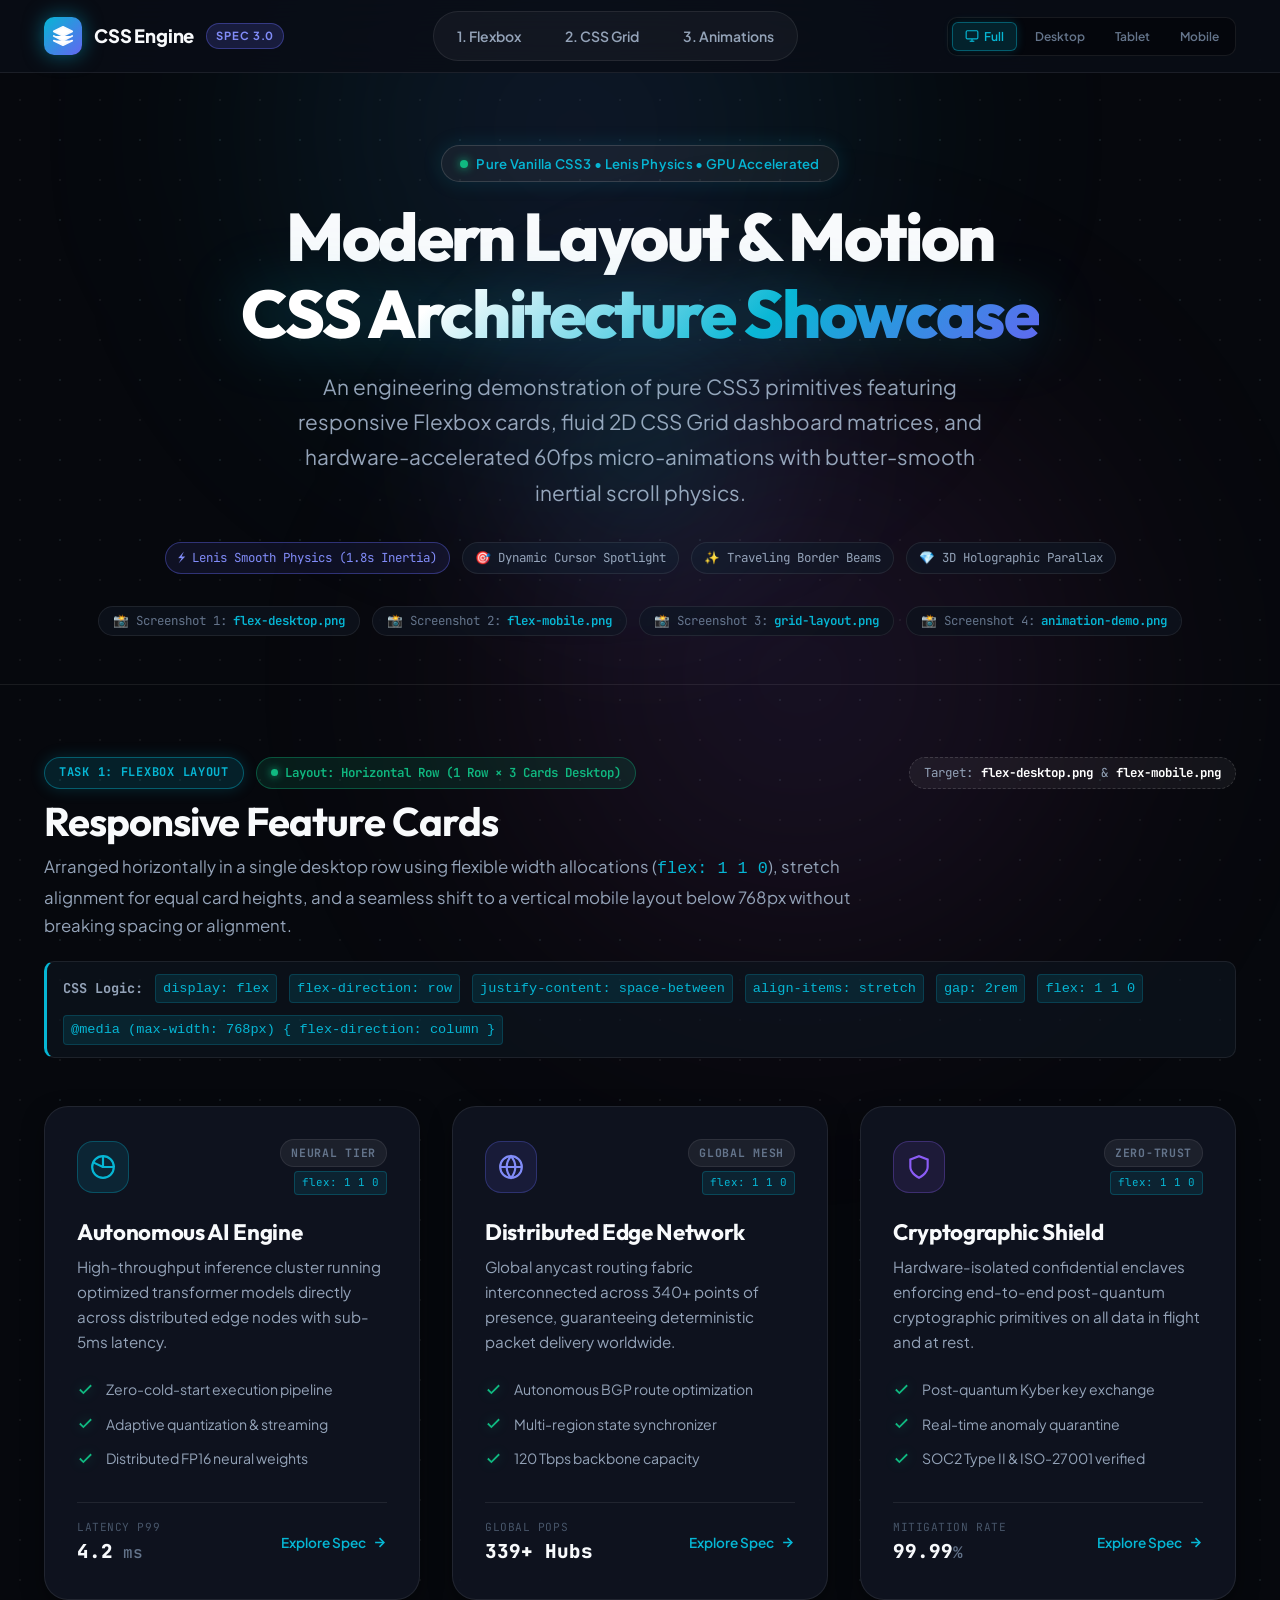
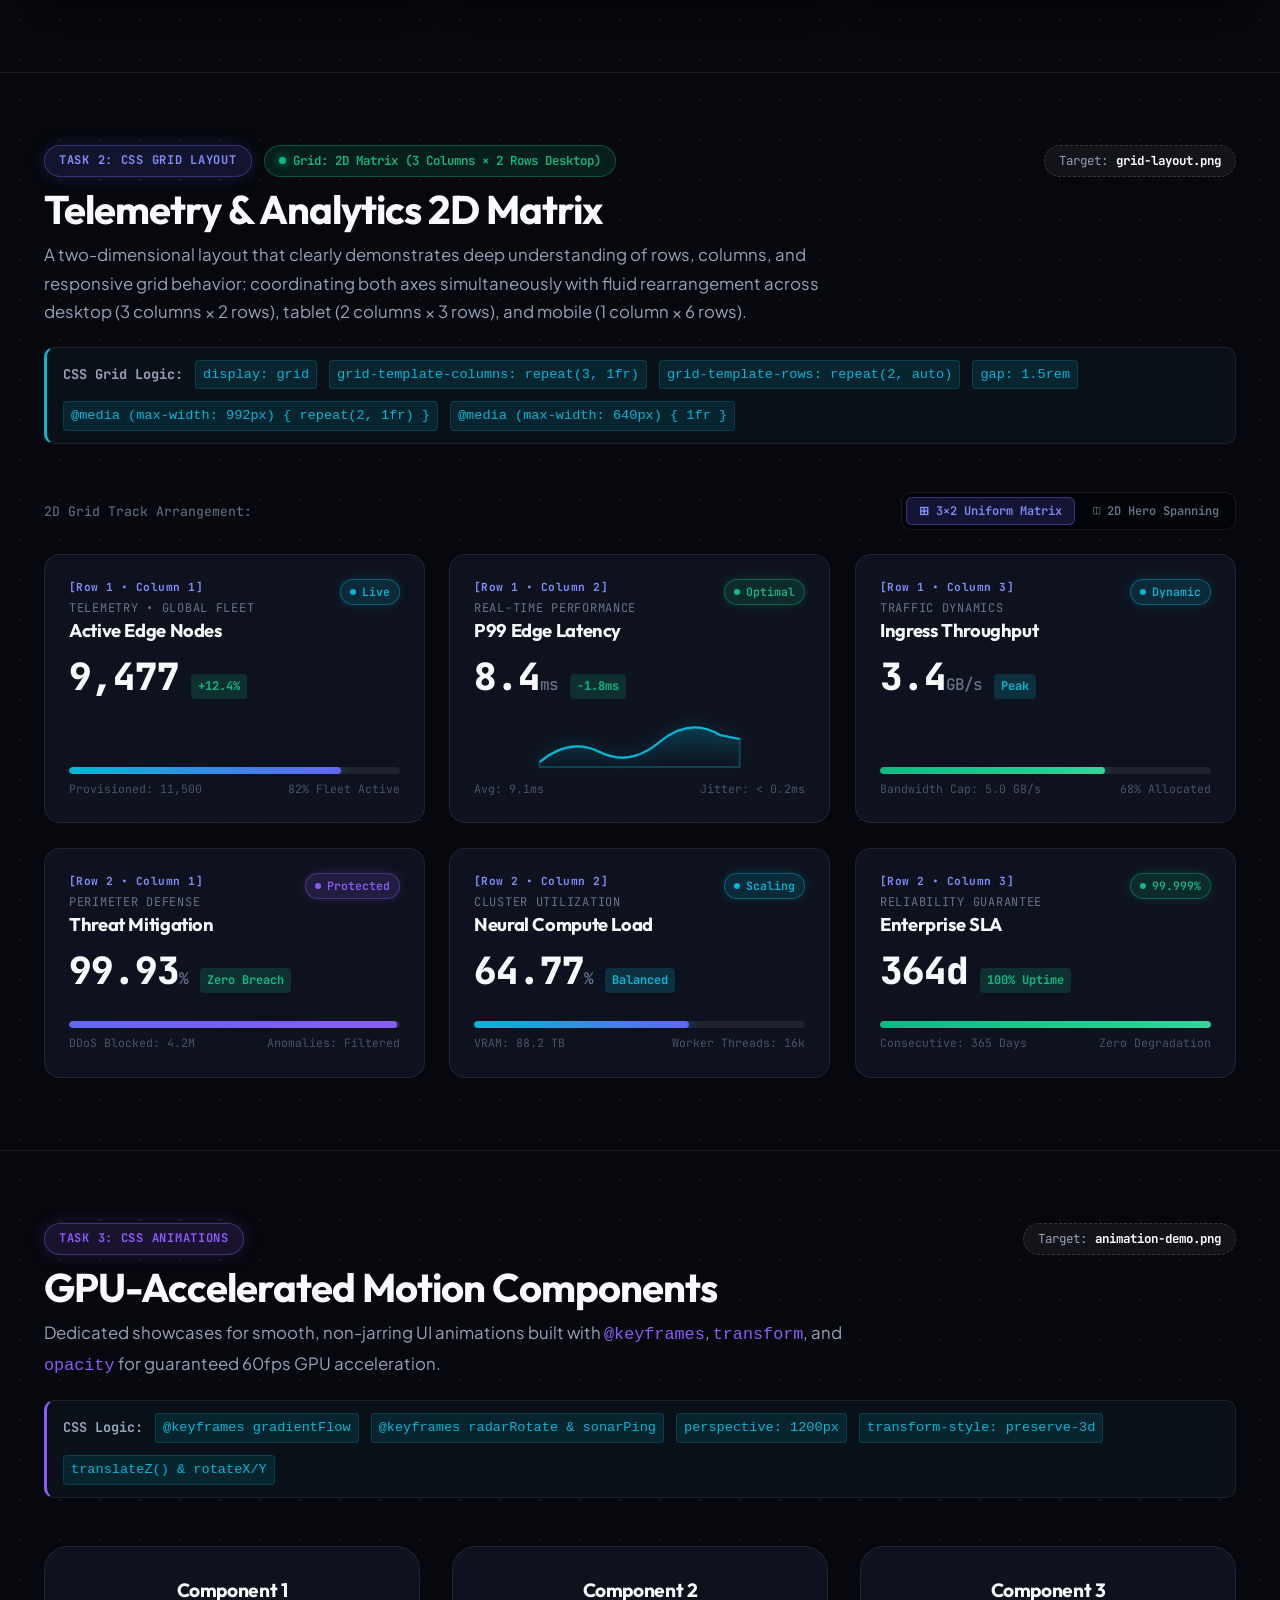
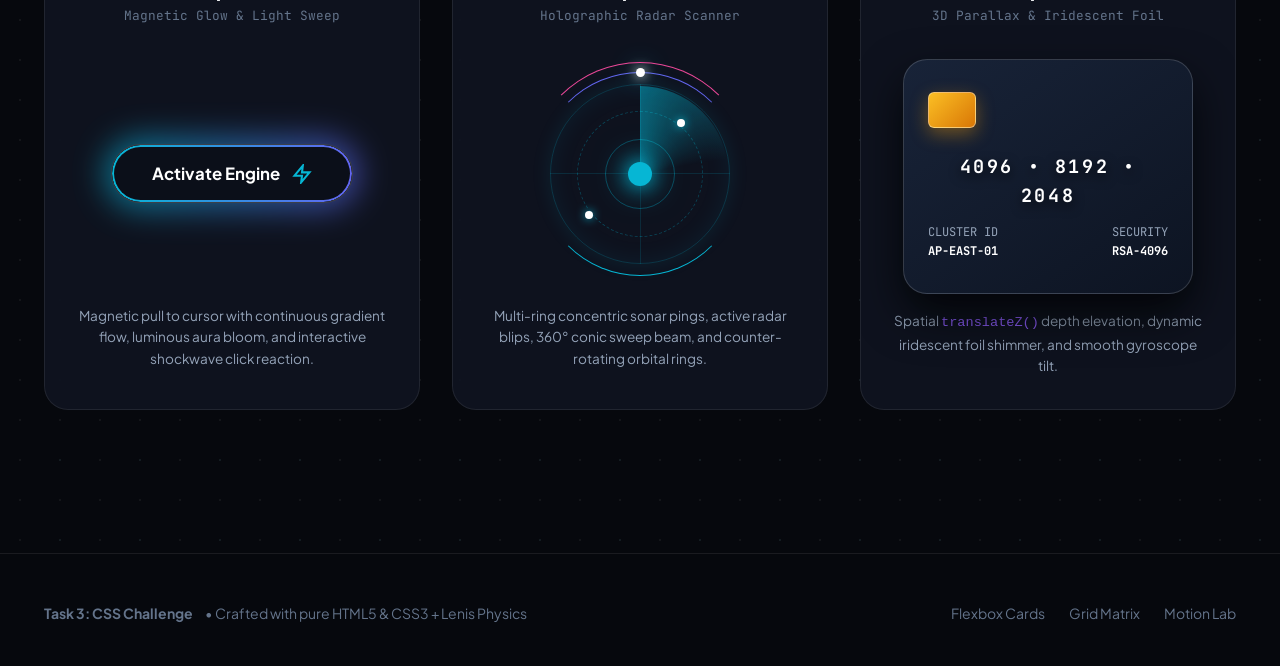
<file: css-challenge/index.html>
<!DOCTYPE html>
<html lang="en">
<head>
  <meta charset="UTF-8">
  <meta name="viewport" content="width=device-width, initial-scale=1.0">
  <title>Modern CSS3 Showcase &mdash; Task 3: CSS Challenge</title>
  <meta name="description" content="Task 3 CSS Challenge showcasing responsive Flexbox cards, 2D CSS Grid analytics dashboard, and GPU-accelerated CSS animations with Lenis smooth scrolling.">

  <!-- Google Fonts: Plus Jakarta Sans, Outfit, JetBrains Mono -->
  <link rel="preconnect" href="https://fonts.googleapis.com">
  <link rel="preconnect" href="https://fonts.gstatic.com" crossorigin>
  <link href="https://fonts.googleapis.com/css2?family=JetBrains+Mono:wght@400;500;700&family=Outfit:wght@500;600;700;800&family=Plus+Jakarta+Sans:wght@400;500;600;700&display=swap" rel="stylesheet">

  <!-- Master Stylesheet -->
  <link rel="stylesheet" href="style.css">

  <!-- Lenis Smooth Scroll Engine -->
  <script src="lenis.min.js"></script>
</head>
<body>

  <!-- Ambient Dynamic Cursor Follower Torch -->
  <div class="cursor-ambient-glow" id="cursor-glow" aria-hidden="true"></div>

  <!-- ======================================================================
       STICKY LUXURY HEADER & TAB NAVIGATION
       ====================================================================== -->
  <header class="site-header" id="site-header">
    <div class="container">
      <!-- Brand Logo -->
      <a href="#hero" class="brand" aria-label="CSS Challenge Master Showcase">
        <div class="brand-icon">
          <svg viewBox="0 0 24 24" fill="none" stroke="currentColor" stroke-width="2" stroke-linecap="round" stroke-linejoin="round">
            <polygon points="12 2 2 7 12 12 22 7 12 2"></polygon>
            <polyline points="2 17 12 22 22 17"></polyline>
            <polyline points="2 12 12 17 22 12"></polyline>
          </svg>
        </div>
        <span>CSS Engine</span>
        <span class="brand-badge">Spec 3.0</span>
      </a>

      <!-- Smooth Scroll Navigation Tabs -->
      <nav aria-label="Showcase Challenge Navigation">
        <ul class="nav-links">
          <li><a href="#challenge-flexbox" class="nav-link active" id="nav-flexbox">1. Flexbox</a></li>
          <li><a href="#challenge-grid" class="nav-link" id="nav-grid">2. CSS Grid</a></li>
          <li><a href="#challenge-animations" class="nav-link" id="nav-animations">3. Animations</a></li>
        </ul>
      </nav>

      <!-- Viewport Device Simulator (Facilitates Instant In-Browser Testing) -->
      <div class="viewport-controls" aria-label="Device Viewport Switcher">
        <button type="button" class="viewport-btn active" data-viewport="fluid" title="Fluid Responsive Width">
          <svg width="14" height="14" viewBox="0 0 24 24" fill="none" stroke="currentColor" stroke-width="2"><rect x="2" y="3" width="20" height="14" rx="2"/><line x1="8" y1="21" x2="16" y2="21"/><line x1="12" y1="17" x2="12" y2="21"/></svg>
          Full
        </button>
        <button type="button" class="viewport-btn" data-viewport="desktop" title="Simulate Desktop (1200px)">
          Desktop
        </button>
        <button type="button" class="viewport-btn" data-viewport="tablet" title="Simulate Tablet (768px)">
          Tablet
        </button>
        <button type="button" class="viewport-btn" data-viewport="mobile" title="Simulate Mobile (375px)">
          Mobile
        </button>
      </div>
    </div>
  </header>

  <!-- Viewport Simulation Wrapper -->
  <div class="page-wrapper" id="page-wrapper">

    <!-- ====================================================================
         HERO BANNER
         ==================================================================== -->
    <section class="hero-section reveal-on-scroll" id="hero">
      <div class="container">
        <div class="hero-pill">
          <span class="pulse-dot"></span>
          Pure Vanilla CSS3 &bull; Lenis Physics &bull; GPU Accelerated
        </div>
        <h1 class="hero-title">
          Modern Layout &amp; Motion <br>
          <span class="gradient-text">CSS Architecture Showcase</span>
        </h1>
        <p class="hero-subtitle">
          An engineering demonstration of pure CSS3 primitives featuring responsive Flexbox cards, fluid 2D CSS Grid dashboard matrices, and hardware-accelerated 60fps micro-animations with butter-smooth inertial scroll physics.
        </p>

        <!-- Tech Badges -->
        <div class="hero-badges-row">
          <span class="tech-chip highlight">⚡ Lenis Smooth Physics (1.8s Inertia)</span>
          <span class="tech-chip">🎯 Dynamic Cursor Spotlight</span>
          <span class="tech-chip">✨ Traveling Border Beams</span>
          <span class="tech-chip">💎 3D Holographic Parallax</span>
        </div>

        <!-- Screenshot Output Target Badges -->
        <div class="screenshot-badges">
          <div class="screenshot-tag">📸 Screenshot 1: <span>flex-desktop.png</span></div>
          <div class="screenshot-tag">📸 Screenshot 2: <span>flex-mobile.png</span></div>
          <div class="screenshot-tag">📸 Screenshot 3: <span>grid-layout.png</span></div>
          <div class="screenshot-tag">📸 Screenshot 4: <span>animation-demo.png</span></div>
        </div>
      </div>
    </section>

    <!-- ====================================================================
         CHALLENGE 1: FLEXBOX LAYOUT TASK (Feature / Testimonial Cards)
         Screenshot Targets: flex-desktop.png & flex-mobile.png
         ==================================================================== -->
    <section class="challenge-section" id="challenge-flexbox">
      <div class="container">

        <!-- Section Header with Clear Screenshot Target Badge -->
        <div class="section-header reveal-on-scroll">
          <div class="section-header-top">
            <div class="header-badges-cluster">
              <span class="task-badge badge-flexbox">Task 1: Flexbox Layout</span>
              <!-- Real-time dynamic layout state indicator -->
              <div class="layout-status-indicator" id="flex-layout-indicator">
                <span class="indicator-dot"></span>
                <span id="flex-layout-text">Layout: Horizontal Row (1 Row &times; 3 Cards)</span>
              </div>
            </div>
            <span class="screenshot-target-badge">
              Target: <strong>flex-desktop.png</strong> &amp; <strong>flex-mobile.png</strong>
            </span>
          </div>
          <h2 class="section-title">Responsive Feature Cards</h2>
          <p class="section-description">
            Arranged horizontally in a single desktop row using flexible width allocations (<code style="color: var(--accent-cyan);">flex: 1 1 0</code>), stretch alignment for equal card heights, and a seamless shift to a vertical mobile layout below 768px without breaking spacing or alignment.
          </p>

          <!-- Technical Layout Logic Callout -->
          <div class="logic-explainer">
            <span><strong>CSS Logic:</strong></span>
            <code>display: flex</code>
            <code>flex-direction: row</code>
            <code>justify-content: space-between</code>
            <code>align-items: stretch</code>
            <code>gap: 2rem</code>
            <code>flex: 1 1 0</code>
            <code>@media (max-width: 768px) { flex-direction: column }</code>
          </div>
        </div>

        <!-- Flexbox Container (Exactly 3 Cards) -->
        <div class="flex-container" id="flex-container">

          <!-- Flex Card 1 -->
          <article class="flex-card spotlight-card border-beam-card reveal-on-scroll">
            <div class="card-header-row">
              <div class="card-icon-wrapper" aria-hidden="true">
                <svg viewBox="0 0 24 24" fill="none" stroke="currentColor" stroke-width="2">
                  <path d="M12 2a10 10 0 1 0 10 10H12V2z"></path>
                  <path d="M12 2a10 10 0 0 1 10 10"></path>
                  <path d="M12 12L2.5 7.5"></path>
                </svg>
              </div>
              <div class="card-badge-group">
                <span class="card-tag">Neural Tier</span>
                <span class="flex-spec-chip">flex: 1 1 0</span>
              </div>
            </div>
            <h3 class="flex-card-title">Autonomous AI Engine</h3>
            <p class="flex-card-desc">
              High-throughput inference cluster running optimized transformer models directly across distributed edge nodes with sub-5ms latency.
            </p>
            <ul class="feature-list">
              <li class="feature-item">
                <svg viewBox="0 0 24 24" fill="none" stroke="currentColor" stroke-width="2.5"><polyline points="20 6 9 17 4 12"></polyline></svg>
                Zero-cold-start execution pipeline
              </li>
              <li class="feature-item">
                <svg viewBox="0 0 24 24" fill="none" stroke="currentColor" stroke-width="2.5"><polyline points="20 6 9 17 4 12"></polyline></svg>
                Adaptive quantization &amp; streaming
              </li>
              <li class="feature-item">
                <svg viewBox="0 0 24 24" fill="none" stroke="currentColor" stroke-width="2.5"><polyline points="20 6 9 17 4 12"></polyline></svg>
                Distributed FP16 neural weights
              </li>
            </ul>
            <div class="card-footer-row">
              <div class="metric-pill">
                <span class="metric-label">Latency P99</span>
                <span class="metric-val" data-counter="4.2" data-suffix=" ms">4.2 ms</span>
              </div>
              <a href="#challenge-flexbox" class="card-action-btn">
                <span>Explore Spec</span>
                <svg viewBox="0 0 24 24" fill="none" stroke="currentColor" stroke-width="2.5"><line x1="5" y1="12" x2="19" y2="12"></line><polyline points="12 5 19 12 12 19"></polyline></svg>
              </a>
            </div>
          </article>

          <!-- Flex Card 2 -->
          <article class="flex-card spotlight-card border-beam-card reveal-on-scroll" style="transition-delay: 0.1s;">
            <div class="card-header-row">
              <div class="card-icon-wrapper indigo" aria-hidden="true">
                <svg viewBox="0 0 24 24" fill="none" stroke="currentColor" stroke-width="2">
                  <circle cx="12" cy="12" r="10"></circle>
                  <line x1="2" y1="12" x2="22" y2="12"></line>
                  <path d="M12 2a15.3 15.3 0 0 1 4 10 15.3 15.3 0 0 1-4 10 15.3 15.3 0 0 1-4-10 15.3 15.3 0 0 1 4-10z"></path>
                </svg>
              </div>
              <div class="card-badge-group">
                <span class="card-tag">Global Mesh</span>
                <span class="flex-spec-chip">flex: 1 1 0</span>
              </div>
            </div>
            <h3 class="flex-card-title">Distributed Edge Network</h3>
            <p class="flex-card-desc">
              Global anycast routing fabric interconnected across 340+ points of presence, guaranteeing deterministic packet delivery worldwide.
            </p>
            <ul class="feature-list">
              <li class="feature-item">
                <svg viewBox="0 0 24 24" fill="none" stroke="currentColor" stroke-width="2.5"><polyline points="20 6 9 17 4 12"></polyline></svg>
                Autonomous BGP route optimization
              </li>
              <li class="feature-item">
                <svg viewBox="0 0 24 24" fill="none" stroke="currentColor" stroke-width="2.5"><polyline points="20 6 9 17 4 12"></polyline></svg>
                Multi-region state synchronizer
              </li>
              <li class="feature-item">
                <svg viewBox="0 0 24 24" fill="none" stroke="currentColor" stroke-width="2.5"><polyline points="20 6 9 17 4 12"></polyline></svg>
                120 Tbps backbone capacity
              </li>
            </ul>
            <div class="card-footer-row">
              <div class="metric-pill">
                <span class="metric-label">Global POPs</span>
                <span class="metric-val" data-counter="340" data-suffix="+ Hubs">340+ Hubs</span>
              </div>
              <a href="#challenge-flexbox" class="card-action-btn">
                <span>Explore Spec</span>
                <svg viewBox="0 0 24 24" fill="none" stroke="currentColor" stroke-width="2.5"><line x1="5" y1="12" x2="19" y2="12"></line><polyline points="12 5 19 12 12 19"></polyline></svg>
              </a>
            </div>
          </article>

          <!-- Flex Card 3 -->
          <article class="flex-card spotlight-card border-beam-card reveal-on-scroll" style="transition-delay: 0.2s;">
            <div class="card-header-row">
              <div class="card-icon-wrapper violet" aria-hidden="true">
                <svg viewBox="0 0 24 24" fill="none" stroke="currentColor" stroke-width="2">
                  <path d="M12 22s8-4 8-10V5l-8-3-8 3v7c0 6 8 10 8 10z"></path>
                </svg>
              </div>
              <div class="card-badge-group">
                <span class="card-tag">Zero-Trust</span>
                <span class="flex-spec-chip">flex: 1 1 0</span>
              </div>
            </div>
            <h3 class="flex-card-title">Cryptographic Shield</h3>
            <p class="flex-card-desc">
              Hardware-isolated confidential enclaves enforcing end-to-end post-quantum cryptographic primitives on all data in flight and at rest.
            </p>
            <ul class="feature-list">
              <li class="feature-item">
                <svg viewBox="0 0 24 24" fill="none" stroke="currentColor" stroke-width="2.5"><polyline points="20 6 9 17 4 12"></polyline></svg>
                Post-quantum Kyber key exchange
              </li>
              <li class="feature-item">
                <svg viewBox="0 0 24 24" fill="none" stroke="currentColor" stroke-width="2.5"><polyline points="20 6 9 17 4 12"></polyline></svg>
                Real-time anomaly quarantine
              </li>
              <li class="feature-item">
                <svg viewBox="0 0 24 24" fill="none" stroke="currentColor" stroke-width="2.5"><polyline points="20 6 9 17 4 12"></polyline></svg>
                SOC2 Type II &amp; ISO-27001 verified
              </li>
            </ul>
            <div class="card-footer-row">
              <div class="metric-pill">
                <span class="metric-label">Mitigation Rate</span>
                <span class="metric-val" data-counter="99.99" data-suffix="%">99.99%</span>
              </div>
              <a href="#challenge-flexbox" class="card-action-btn">
                <span>Explore Spec</span>
                <svg viewBox="0 0 24 24" fill="none" stroke="currentColor" stroke-width="2.5"><line x1="5" y1="12" x2="19" y2="12"></line><polyline points="12 5 19 12 12 19"></polyline></svg>
              </a>
            </div>
          </article>

        </div>
      </div>
    </section>

    <!-- ====================================================================
         CHALLENGE 2: GRID LAYOUT TASK (Dashboard / Gallery Grid)
         Screenshot Target: grid-layout.png
         ==================================================================== -->
    <section class="challenge-section" id="challenge-grid">
      <div class="container">

        <!-- Section Header with Clear Screenshot Target Badge -->
        <div class="section-header reveal-on-scroll">
          <div class="section-header-top">
            <div class="header-badges-cluster">
              <span class="task-badge badge-grid">Task 2: CSS Grid Layout</span>
              <!-- Real-time dynamic grid state indicator -->
              <div class="layout-status-indicator" id="grid-layout-indicator">
                <span class="indicator-dot"></span>
                <span id="grid-layout-text">Grid Matrix: 3 Columns &times; 2 Rows (Desktop)</span>
              </div>
            </div>
            <span class="screenshot-target-badge">
              Target: <strong>grid-layout.png</strong>
            </span>
          </div>
          <h2 class="section-title">Telemetry &amp; Analytics 2D Matrix</h2>
          <p class="section-description">
            A two-dimensional layout that clearly demonstrates deep understanding of rows, columns, and responsive grid behavior: coordinating both axes simultaneously with fluid rearrangement across desktop (3 columns &times; 2 rows), tablet (2 columns &times; 3 rows), and mobile (1 column &times; 6 rows).
          </p>

          <!-- Technical Layout Logic Callout -->
          <div class="logic-explainer">
            <span><strong>CSS Grid Logic:</strong></span>
            <code>display: grid</code>
            <code>grid-template-columns: repeat(3, 1fr)</code>
            <code>grid-template-rows: repeat(2, auto)</code>
            <code>gap: 1.5rem</code>
            <code>@media (max-width: 992px) { repeat(2, 1fr) }</code>
            <code>@media (max-width: 640px) { 1fr }</code>
          </div>
        </div>

        <!-- 2D Grid Mode Controls -->
        <div class="grid-controls-row">
          <span style="font-size: 0.825rem; color: var(--text-muted); font-family: var(--font-mono);">
            2D Grid Track Arrangement:
          </span>
          <div class="grid-mode-switcher" aria-label="2D Grid Arrangement Mode">
            <button type="button" class="grid-mode-btn active" id="btn-grid-uniform" title="Standard 3x2 Matrix">
              ⊞ 3&times;2 Uniform Matrix
            </button>
            <button type="button" class="grid-mode-btn" id="btn-grid-spanning" title="2D Hero Span (Span 2 Columns)">
              ◫ 2D Hero Spanning
            </button>
          </div>
        </div>

        <!-- Grid Container (6 Distinct Cards) -->
        <div class="grid-container" id="grid-container">

          <!-- Grid Card 1: Active Edge Nodes [Row 1, Col 1] -->
          <article class="grid-card spotlight-card border-beam-card reveal-on-scroll">
            <div class="grid-card-head">
              <div class="grid-card-meta">
                <span class="grid-coord-badge">[Row 1 &bull; Column 1]</span>
                <span class="grid-card-subtitle">Telemetry &bull; Global Fleet</span>
                <h3 class="grid-card-title">Active Edge Nodes</h3>
              </div>
              <span class="status-badge live">
                <span class="status-dot"></span> Live
              </span>
            </div>
            <div class="grid-card-metric">
              <span class="metric-large" data-counter="9482" data-suffix="">9,482</span>
              <span class="delta-pill positive">+12.4%</span>
            </div>
            <div class="visual-bar-wrapper">
              <div class="bar-track">
                <div class="bar-fill cyan" style="width: 82%;"></div>
              </div>
              <div class="bar-legend">
                <span>Provisioned: 11,500</span>
                <span>82% Fleet Active</span>
              </div>
            </div>
          </article>

          <!-- Grid Card 2: P99 Network Latency [Row 1, Col 2] -->
          <article class="grid-card spotlight-card border-beam-card reveal-on-scroll" style="transition-delay: 0.1s;">
            <div class="grid-card-head">
              <div class="grid-card-meta">
                <span class="grid-coord-badge">[Row 1 &bull; Column 2]</span>
                <span class="grid-card-subtitle">Real-time Performance</span>
                <h3 class="grid-card-title">P99 Edge Latency</h3>
              </div>
              <span class="status-badge online">
                <span class="status-dot"></span> Optimal
              </span>
            </div>
            <div class="grid-card-metric">
              <span class="metric-large" data-counter="8.4" data-suffix="ms">8.4<small style="font-size: 1rem; color: var(--text-muted); font-weight: 500;">ms</small></span>
              <span class="delta-pill positive">-1.8ms</span>
            </div>
            <div class="visual-bar-wrapper">
              <!-- Inline SVG Sparkline -->
              <svg class="sparkline-svg" viewBox="0 0 200 40">
                <defs>
                  <linearGradient id="cyan-gradient" x1="0" y1="0" x2="0" y2="1">
                    <stop offset="0%" stop-color="#06b6d4" stop-opacity="0.6"/>
                    <stop offset="100%" stop-color="#06b6d4" stop-opacity="0.0"/>
                  </linearGradient>
                </defs>
                <path class="sparkline-area" d="M0,35 Q30,10 60,25 T120,15 T180,8 L200,12 L200,40 L0,40 Z"/>
                <path d="M0,35 Q30,10 60,25 T120,15 T180,8 L200,12"/>
              </svg>
              <div class="bar-legend">
                <span>Avg: 9.1ms</span>
                <span>Jitter: &lt; 0.2ms</span>
              </div>
            </div>
          </article>

          <!-- Grid Card 3: Global Ingress Throughput [Row 1, Col 3] -->
          <article class="grid-card spotlight-card border-beam-card reveal-on-scroll" style="transition-delay: 0.2s;">
            <div class="grid-card-head">
              <div class="grid-card-meta">
                <span class="grid-coord-badge">[Row 1 &bull; Column 3]</span>
                <span class="grid-card-subtitle">Traffic Dynamics</span>
                <h3 class="grid-card-title">Ingress Throughput</h3>
              </div>
              <span class="status-badge live">
                <span class="status-dot"></span> Dynamic
              </span>
            </div>
            <div class="grid-card-metric">
              <span class="metric-large" data-counter="3.42" data-suffix="GB/s">3.42<small style="font-size: 1rem; color: var(--text-muted); font-weight: 500;">GB/s</small></span>
              <span class="delta-pill neutral">Peak</span>
            </div>
            <div class="visual-bar-wrapper">
              <div class="bar-track">
                <div class="bar-fill emerald" style="width: 68%;"></div>
              </div>
              <div class="bar-legend">
                <span>Bandwidth Cap: 5.0 GB/s</span>
                <span>68% Allocated</span>
              </div>
            </div>
          </article>

          <!-- Grid Card 4: Threat Intelligence & Shield [Row 2, Col 1] -->
          <article class="grid-card spotlight-card border-beam-card reveal-on-scroll" style="transition-delay: 0.05s;">
            <div class="grid-card-head">
              <div class="grid-card-meta">
                <span class="grid-coord-badge">[Row 2 &bull; Column 1]</span>
                <span class="grid-card-subtitle">Perimeter Defense</span>
                <h3 class="grid-card-title">Threat Mitigation</h3>
              </div>
              <span class="status-badge shield">
                <span class="status-dot"></span> Protected
              </span>
            </div>
            <div class="grid-card-metric">
              <span class="metric-large" data-counter="99.98" data-suffix="%">99.98<small style="font-size: 1rem; color: var(--text-muted); font-weight: 500;">%</small></span>
              <span class="delta-pill positive">Zero Breach</span>
            </div>
            <div class="visual-bar-wrapper">
              <div class="bar-track">
                <div class="bar-fill violet" style="width: 99%;"></div>
              </div>
              <div class="bar-legend">
                <span>DDoS Blocked: 4.2M</span>
                <span>Anomalies: Filtered</span>
              </div>
            </div>
          </article>

          <!-- Grid Card 5: Autonomous Compute Load [Row 2, Col 2] -->
          <article class="grid-card spotlight-card border-beam-card reveal-on-scroll" style="transition-delay: 0.15s;">
            <div class="grid-card-head">
              <div class="grid-card-meta">
                <span class="grid-coord-badge">[Row 2 &bull; Column 2]</span>
                <span class="grid-card-subtitle">Cluster Utilization</span>
                <h3 class="grid-card-title">Neural Compute Load</h3>
              </div>
              <span class="status-badge live">
                <span class="status-dot"></span> Scaling
              </span>
            </div>
            <div class="grid-card-metric">
              <span class="metric-large" data-counter="64.8" data-suffix="%">64.8<small style="font-size: 1rem; color: var(--text-muted); font-weight: 500;">%</small></span>
              <span class="delta-pill neutral">Balanced</span>
            </div>
            <div class="visual-bar-wrapper">
              <div class="bar-track">
                <div class="bar-fill cyan" style="width: 64.8%;"></div>
              </div>
              <div class="bar-legend">
                <span>VRAM: 88.2 TB</span>
                <span>Worker Threads: 16k</span>
              </div>
            </div>
          </article>

          <!-- Grid Card 6: Uptime SLA & Cluster Health [Row 2, Col 3] -->
          <article class="grid-card spotlight-card border-beam-card reveal-on-scroll" style="transition-delay: 0.25s;">
            <div class="grid-card-head">
              <div class="grid-card-meta">
                <span class="grid-coord-badge">[Row 2 &bull; Column 3]</span>
                <span class="grid-card-subtitle">Reliability Guarantee</span>
                <h3 class="grid-card-title">Enterprise SLA</h3>
              </div>
              <span class="status-badge online">
                <span class="status-dot"></span> 99.999%
              </span>
            </div>
            <div class="grid-card-metric">
              <span class="metric-large" data-counter="365" data-suffix="d">365<small style="font-size: 1rem; color: var(--text-muted); font-weight: 500;">d</small></span>
              <span class="delta-pill positive">100% Uptime</span>
            </div>
            <div class="visual-bar-wrapper">
              <div class="bar-track">
                <div class="bar-fill emerald" style="width: 100%;"></div>
              </div>
              <div class="bar-legend">
                <span>Consecutive: 365 Days</span>
                <span>Zero Degradation</span>
              </div>
            </div>
          </article>

        </div>
      </div>
    </section>

    <!-- ====================================================================
         CHALLENGE 3: HIGH-POLISH UI ANIMATION TASK
         Screenshot Target: animation-demo.png
         ==================================================================== -->
    <section class="challenge-section" id="challenge-animations">
      <div class="container">

        <!-- Section Header with Clear Screenshot Target Badge -->
        <div class="section-header reveal-on-scroll">
          <div class="section-header-top">
            <span class="task-badge badge-animation">Task 3: CSS Animations</span>
            <span class="screenshot-target-badge">
              Target: <strong>animation-demo.png</strong>
            </span>
          </div>
          <h2 class="section-title">GPU-Accelerated Motion Components</h2>
          <p class="section-description">
            Dedicated showcases for smooth, non-jarring UI animations built with <code style="color: var(--accent-violet);">@keyframes</code>, <code style="color: var(--accent-violet);">transform</code>, and <code style="color: var(--accent-violet);">opacity</code> for guaranteed 60fps GPU acceleration.
          </p>

          <!-- Technical Layout Logic Callout -->
          <div class="logic-explainer" style="border-left-color: var(--accent-violet);">
            <span><strong>CSS Logic:</strong></span>
            <code>@keyframes gradientFlow</code>
            <code>@keyframes radarRotate &amp; sonarPing</code>
            <code>perspective: 1200px</code>
            <code>transform-style: preserve-3d</code>
            <code>translateZ() &amp; rotateX/Y</code>
          </div>
        </div>

        <!-- 3-Component Showcase Grid -->
        <div class="animation-showcase-grid">

          <!-- Component 1: Interactive Magnetic Gradient Glow Button -->
          <article class="animation-card spotlight-card border-beam-card reveal-on-scroll">
            <h3 class="anim-title">Component 1</h3>
            <span class="anim-subtitle">Magnetic Glow &amp; Light Sweep</span>
            <div class="anim-stage">
              <div class="glow-button-wrapper" id="magnetic-btn-wrapper">
                <div class="glow-button-aura" aria-hidden="true"></div>
                <button type="button" class="glow-button" id="magnetic-glow-btn">
                  <span>Activate Engine</span>
                  <svg class="glow-btn-icon" viewBox="0 0 24 24" fill="none" stroke="currentColor" stroke-width="2.5">
                    <polygon points="13 2 3 14 12 14 11 22 21 10 12 10 13 2"></polygon>
                  </svg>
                </button>
              </div>
            </div>
            <p style="font-size: 0.85rem; color: var(--text-secondary); margin-top: var(--space-md);">
              Magnetic pull to cursor with continuous gradient flow, luminous aura bloom, and interactive shockwave click reaction.
            </p>
          </article>

          <!-- Component 2: Radar Pulse & Orbital Infinite Spinner -->
          <article class="animation-card spotlight-card border-beam-card reveal-on-scroll" style="transition-delay: 0.1s;">
            <h3 class="anim-title">Component 2</h3>
            <span class="anim-subtitle">Holographic Radar Scanner</span>
            <div class="anim-stage">
              <div class="radar-stage" aria-label="Infinite holographic radar scanner and dual orbital particles">
                <!-- Concentric Target Reticles -->
                <div class="radar-grid"></div>
                <div class="radar-crosshair-h"></div>
                <div class="radar-crosshair-v"></div>

                <!-- Radar Active Blip Targets -->
                <div class="radar-blip blip-1"></div>
                <div class="radar-blip blip-2"></div>

                <!-- Concentric Staggered Sonar Waves -->
                <div class="sonar-wave"></div>
                <div class="sonar-wave"></div>
                <div class="sonar-wave"></div>

                <!-- Rotating Conic Radar Sweep Beam -->
                <div class="radar-sweep"></div>

                <!-- Dual Opposing Orbital Rings -->
                <div class="orbital-ring">
                  <div class="orbital-particle"></div>
                </div>
                <div class="orbital-ring counter"></div>

                <!-- Central Pulsing Quantum Beacon -->
                <div class="radar-core"></div>
              </div>
            </div>
            <p style="font-size: 0.85rem; color: var(--text-secondary); margin-top: var(--space-md);">
              Multi-ring concentric sonar pings, active radar blips, 360&deg; conic sweep beam, and counter-rotating orbital rings.
            </p>
          </article>

          <!-- Component 3: 3D Card Lift & Dynamic Specular Tilt -->
          <article class="animation-card spotlight-card border-beam-card reveal-on-scroll" style="transition-delay: 0.2s;">
            <h3 class="anim-title">Component 3</h3>
            <span class="anim-subtitle">3D Parallax &amp; Iridescent Foil</span>
            <div class="anim-stage">
              <div class="tilt-card-wrapper" id="tilt-card-container">
                <div class="tilt-card" id="tilt-card-inner">
                  <div class="tilt-card-sheen"></div>
                  <div class="tilt-card-chip"></div>
                  <div class="tilt-card-number">4096 &bull; 8192 &bull; 2048</div>
                  <div class="tilt-card-details">
                    <div>
                      <span>CLUSTER ID</span>
                      <strong>AP-EAST-01</strong>
                    </div>
                    <div>
                      <span>SECURITY</span>
                      <strong>RSA-4096</strong>
                    </div>
                  </div>
                </div>
              </div>
            </div>
            <p style="font-size: 0.85rem; color: var(--text-secondary); margin-top: var(--space-md);">
              Spatial <code style="color: var(--accent-violet)">translateZ()</code> depth elevation, dynamic iridescent foil shimmer, and smooth gyroscope tilt.
            </p>
          </article>

        </div>
      </div>
    </section>

  </div><!-- /page-wrapper -->

  <!-- ======================================================================
       FOOTER
       ====================================================================== -->
  <footer class="site-footer">
    <div class="container">
      <div class="footer-credits">
        <strong>Task 3: CSS Challenge</strong> &bull; Crafted with pure HTML5 &amp; CSS3 + Lenis Physics
      </div>
      <div class="footer-links">
        <a href="#challenge-flexbox">Flexbox Cards</a>
        <a href="#challenge-grid">Grid Matrix</a>
        <a href="#challenge-animations">Motion Lab</a>
      </div>
    </div>
  </footer>

  <!-- ======================================================================
       CLIENT SCRIPT: LENIS SMOOTH SCROLL + DYNAMIC LAYOUT INSPECTOR
       ====================================================================== -->
  <script>
    // 1. Initialize Lenis Smooth Scroll with deliberate delay and buttery inertia
    let lenis;
    if (typeof Lenis !== 'undefined') {
      lenis = new Lenis({
        duration: 1.8,
        easing: (t) => Math.min(1, 1.001 - Math.pow(2, -10 * t)),
        orientation: 'vertical',
        gestureOrientation: 'vertical',
        smoothWheel: true,
        wheelMultiplier: 0.9,
        touchMultiplier: 1.5,
        infinite: false,
      });

      function raf(time) {
        lenis.raf(time);
        requestAnimationFrame(raf);
      }
      requestAnimationFrame(raf);

      document.querySelectorAll('a[href^="#"]').forEach(anchor => {
        anchor.addEventListener('click', function (e) {
          e.preventDefault();
          const targetId = this.getAttribute('href');
          const targetElement = document.querySelector(targetId);
          if (targetElement) {
            lenis.scrollTo(targetElement, { offset: -70, duration: 2.0 });
          }
        });
      });
    }

    // 2. Ambient Cursor Follower Torch
    (function initCursorFollower() {
      const glow = document.getElementById('cursor-glow');
      if (!glow || window.matchMedia('(max-width: 768px)').matches) return;

      let mouseX = window.innerWidth / 2;
      let mouseY = window.innerHeight / 2;
      let curX = mouseX;
      let curY = mouseY;

      window.addEventListener('mousemove', (e) => {
        mouseX = e.clientX;
        mouseY = e.clientY;
      });

      function renderCursor() {
        curX += (mouseX - curX) * 0.15;
        curY += (mouseY - curY) * 0.15;
        glow.style.transform = `translate(${curX}px, ${curY}px) translate(-50%, -50%)`;
        requestAnimationFrame(renderCursor);
      }
      requestAnimationFrame(renderCursor);
    })();

    // 3. Dynamic Roving Mouse Spotlight on ALL Cards
    (function initCardSpotlights() {
      const cards = document.querySelectorAll('.spotlight-card');
      cards.forEach(card => {
        card.addEventListener('mousemove', (e) => {
          const rect = card.getBoundingClientRect();
          const x = e.clientX - rect.left;
          const y = e.clientY - rect.top;
          card.style.setProperty('--mouse-x', `${x}px`);
          card.style.setProperty('--mouse-y', `${y}px`);
        });
      });
    })();

    // 4. Scroll Reveal & Number Counter Trigger
    (function initScrollReveals() {
      const revealElements = document.querySelectorAll('.reveal-on-scroll');
      const observer = new IntersectionObserver((entries) => {
        entries.forEach(entry => {
          if (entry.isIntersecting) {
            entry.target.classList.add('is-revealed');

            const counter = entry.target.querySelector('[data-counter]');
            if (counter && !counter.dataset.animated) {
              counter.dataset.animated = 'true';
              animateCounter(counter);
            }
          }
        });
      }, { threshold: 0.15 });

      revealElements.forEach(el => observer.observe(el));

      function animateCounter(el) {
        const target = parseFloat(el.getAttribute('data-counter'));
        const suffix = el.getAttribute('data-suffix') || '';
        const isDecimal = target % 1 !== 0;
        const duration = 1600;
        const startTime = performance.now();

        function step(now) {
          const progress = Math.min((now - startTime) / duration, 1);
          const easeOut = 1 - Math.pow(1 - progress, 3);
          const current = (target * easeOut);
          
          if (isDecimal) {
            el.innerHTML = current.toFixed(target >= 10 ? 2 : 1) + `<small style="font-size: 1rem; color: var(--text-muted); font-weight: 500;">${suffix}</small>`;
          } else {
            el.textContent = Math.floor(current).toLocaleString() + suffix;
          }

          if (progress < 1) {
            requestAnimationFrame(step);
          } else {
            if (isDecimal) {
              el.innerHTML = target + `<small style="font-size: 1rem; color: var(--text-muted); font-weight: 500;">${suffix}</small>`;
            } else {
              el.textContent = target.toLocaleString() + suffix;
            }
          }
        }
        requestAnimationFrame(step);
      }
    })();

    // 5. Magnetic Button Physics & Shockwave Click Burst
    (function initMagneticButton() {
      const wrapper = document.getElementById('magnetic-btn-wrapper');
      const btn = document.getElementById('magnetic-glow-btn');
      if (!wrapper || !btn) return;

      wrapper.addEventListener('mousemove', (e) => {
        const rect = wrapper.getBoundingClientRect();
        const centerX = rect.left + rect.width / 2;
        const centerY = rect.top + rect.height / 2;
        const deltaX = (e.clientX - centerX) * 0.35;
        const deltaY = (e.clientY - centerY) * 0.35;

        btn.style.transform = `translate(${deltaX}px, ${deltaY}px) scale(1.03)`;
      });

      wrapper.addEventListener('mouseleave', () => {
        btn.style.transform = '';
      });

      btn.addEventListener('click', (e) => {
        const rect = btn.getBoundingClientRect();
        const shockwave = document.createElement('div');
        shockwave.className = 'click-shockwave';
        shockwave.style.left = `${e.clientX - rect.left}px`;
        shockwave.style.top = `${e.clientY - rect.top}px`;
        shockwave.style.width = `${rect.width}px`;
        shockwave.style.height = `${rect.width}px`;
        btn.appendChild(shockwave);

        setTimeout(() => shockwave.remove(), 600);
      });
    })();

    // 6. Interactive 3D Card Mousemove Tilt Enhancement
    (function initInteractive3DTilt() {
      const container = document.getElementById('tilt-card-container');
      const card = document.getElementById('tilt-card-inner');
      if (!container || !card) return;

      container.addEventListener('mousemove', (e) => {
        const rect = container.getBoundingClientRect();
        const x = e.clientX - rect.left;
        const y = e.clientY - rect.top;
        const centerX = rect.width / 2;
        const centerY = rect.height / 2;

        const rotateX = ((y - centerY) / centerY) * -16;
        const rotateY = ((x - centerX) / centerX) * 16;

        card.style.transform = `translateY(-12px) rotateX(${rotateX.toFixed(2)}deg) rotateY(${rotateY.toFixed(2)}deg)`;
      });

      container.addEventListener('mouseleave', () => {
        card.style.transform = '';
      });
    })();

    // 7. 2D Grid Mode Switcher (Uniform Matrix vs 2D Hero Spanning)
    (function initGridModeSwitcher() {
      const btnUniform = document.getElementById('btn-grid-uniform');
      const btnSpanning = document.getElementById('btn-grid-spanning');
      const grid = document.getElementById('grid-container');
      if (!btnUniform || !btnSpanning || !grid) return;

      btnUniform.addEventListener('click', () => {
        btnUniform.classList.add('active');
        btnSpanning.classList.remove('active');
        grid.classList.remove('mode-spanning');
        updateLayoutIndicators();
      });

      btnSpanning.addEventListener('click', () => {
        btnSpanning.classList.add('active');
        btnUniform.classList.remove('active');
        grid.classList.add('mode-spanning');
        updateLayoutIndicators();
      });
    })();

    // 8. Real-Time Responsive Layout Status Indicators
    function updateLayoutIndicators() {
      const wrapper = document.getElementById('page-wrapper');
      const flexText = document.getElementById('flex-layout-text');
      const gridText = document.getElementById('grid-layout-text');
      const grid = document.getElementById('grid-container');
      if (!flexText || !gridText) return;

      const effectiveWidth = wrapper.classList.contains('viewport-mobile') ? 375 :
                             wrapper.classList.contains('viewport-tablet') ? 768 :
                             wrapper.classList.contains('viewport-desktop') ? 1200 :
                             window.innerWidth;

      // Flexbox State:
      if (effectiveWidth <= 768) {
        flexText.textContent = "Layout: Vertical Column (Stacked 1-Col Mobile)";
      } else {
        flexText.textContent = "Layout: Horizontal Row (1 Row × 3 Cards Desktop)";
      }

      // 2D Grid State:
      const isSpanning = grid && grid.classList.contains('mode-spanning');
      if (effectiveWidth <= 640) {
        gridText.textContent = "Grid: 1 Column × 6 Rows (Mobile Stack)";
      } else if (effectiveWidth <= 992) {
        gridText.textContent = "Grid: 2 Columns × 3 Rows (Tablet Matrix)";
      } else {
        if (isSpanning) {
          gridText.textContent = "Grid: 2D Hero Span (Col 1-2 Spanned + 4 Cells)";
        } else {
          gridText.textContent = "Grid: 2D Matrix (3 Columns × 2 Rows Desktop)";
        }
      }
    }

    window.addEventListener('resize', updateLayoutIndicators);
    updateLayoutIndicators();

    // 9. Viewport Simulator Toggles (Connected with Layout Indicators)
    (function initViewportSimulator() {
      const buttons = document.querySelectorAll('.viewport-btn');
      const wrapper = document.getElementById('page-wrapper');

      buttons.forEach(btn => {
        btn.addEventListener('click', () => {
          buttons.forEach(b => b.classList.remove('active'));
          btn.classList.add('active');

          const mode = btn.getAttribute('data-viewport');
          wrapper.className = 'page-wrapper';
          if (mode === 'desktop') {
            wrapper.classList.add('viewport-desktop');
          } else if (mode === 'tablet') {
            wrapper.classList.add('viewport-tablet');
          } else if (mode === 'mobile') {
            wrapper.classList.add('viewport-mobile');
          }
          setTimeout(updateLayoutIndicators, 50);
        });
      });
    })();

    // 10. Navigation Active State on Scroll
    (function initNavObserver() {
      const sections = document.querySelectorAll('.challenge-section, .hero-section');
      const navLinks = {
        'challenge-flexbox': document.getElementById('nav-flexbox'),
        'challenge-grid': document.getElementById('nav-grid'),
        'challenge-animations': document.getElementById('nav-animations')
      };

      const observer = new IntersectionObserver((entries) => {
        entries.forEach(entry => {
          if (entry.isIntersecting) {
            const id = entry.target.id;
            Object.values(navLinks).forEach(link => link && link.classList.remove('active'));
            if (navLinks[id]) {
              navLinks[id].classList.add('active');
            }
          }
        });
      }, { rootMargin: '-20% 0px -70% 0px' });

      sections.forEach(s => observer.observe(s));
    })();
  </script>
</body>
</html>
</file>
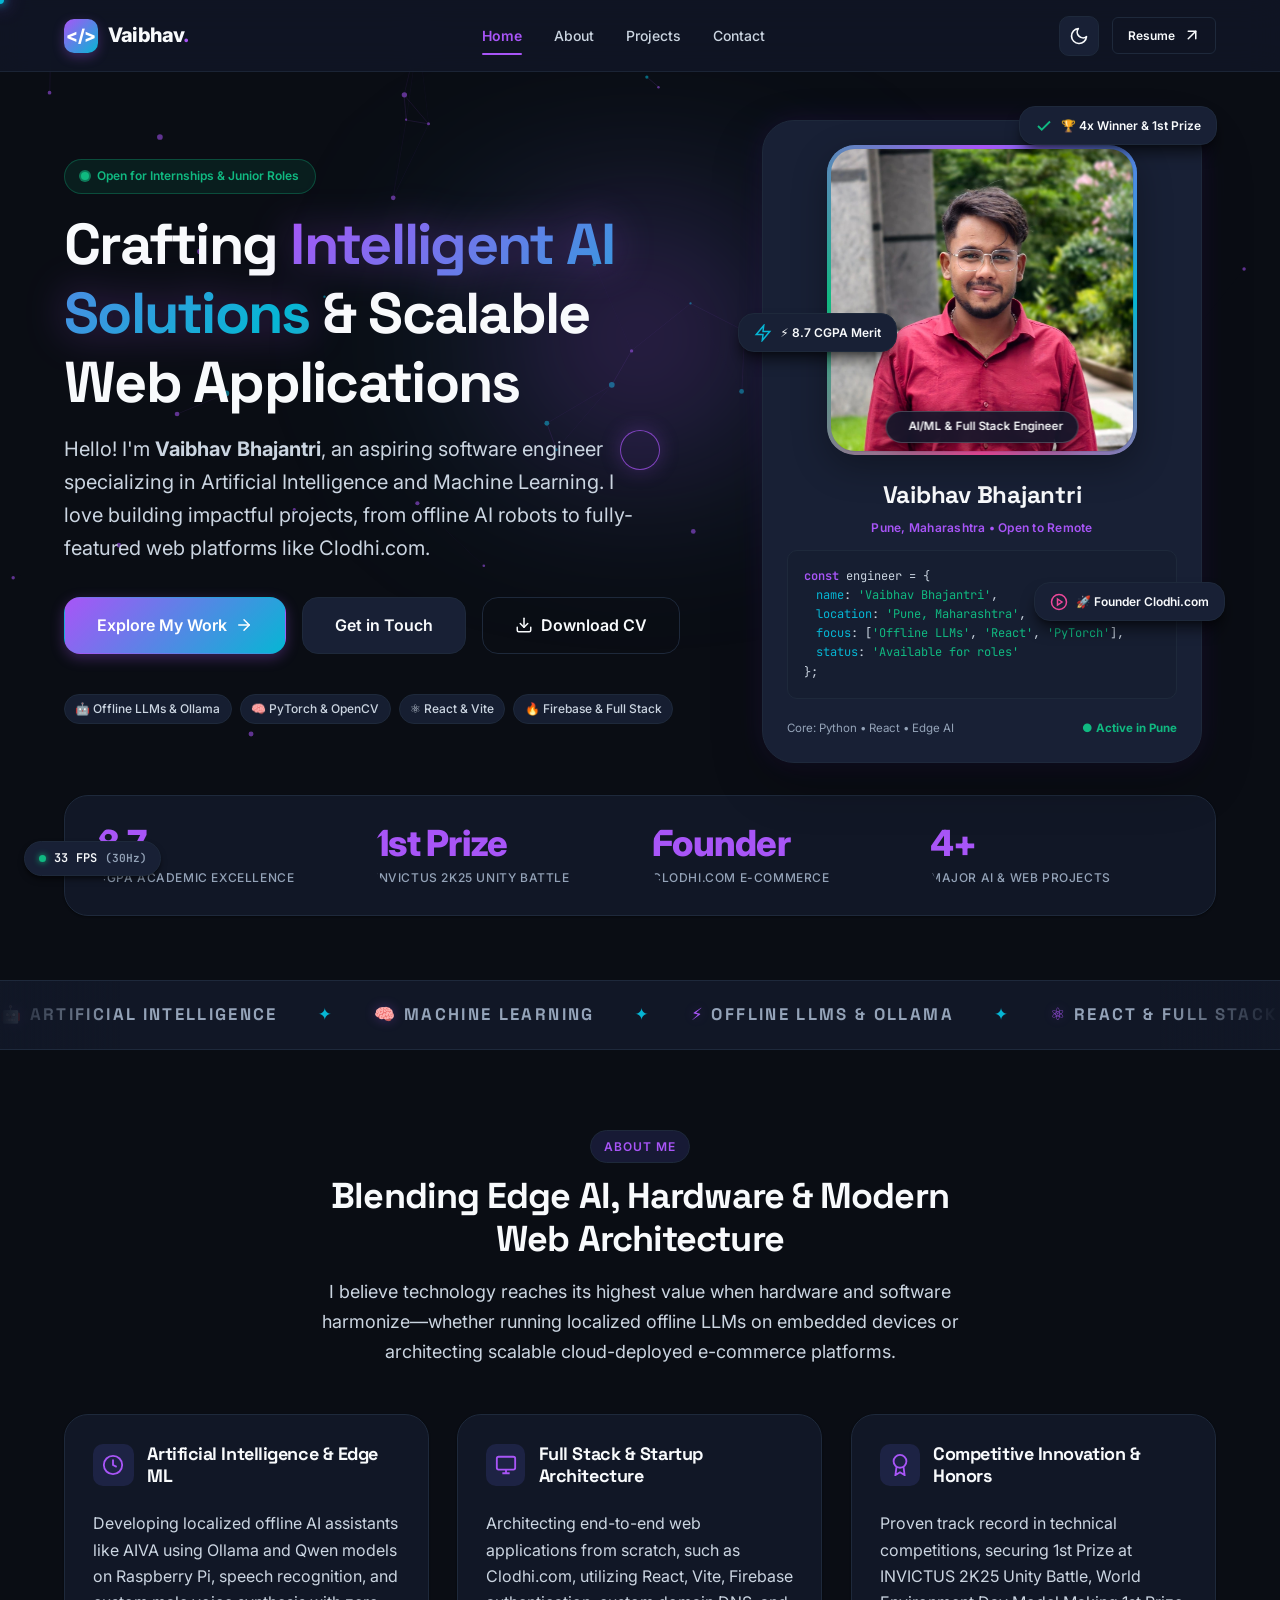
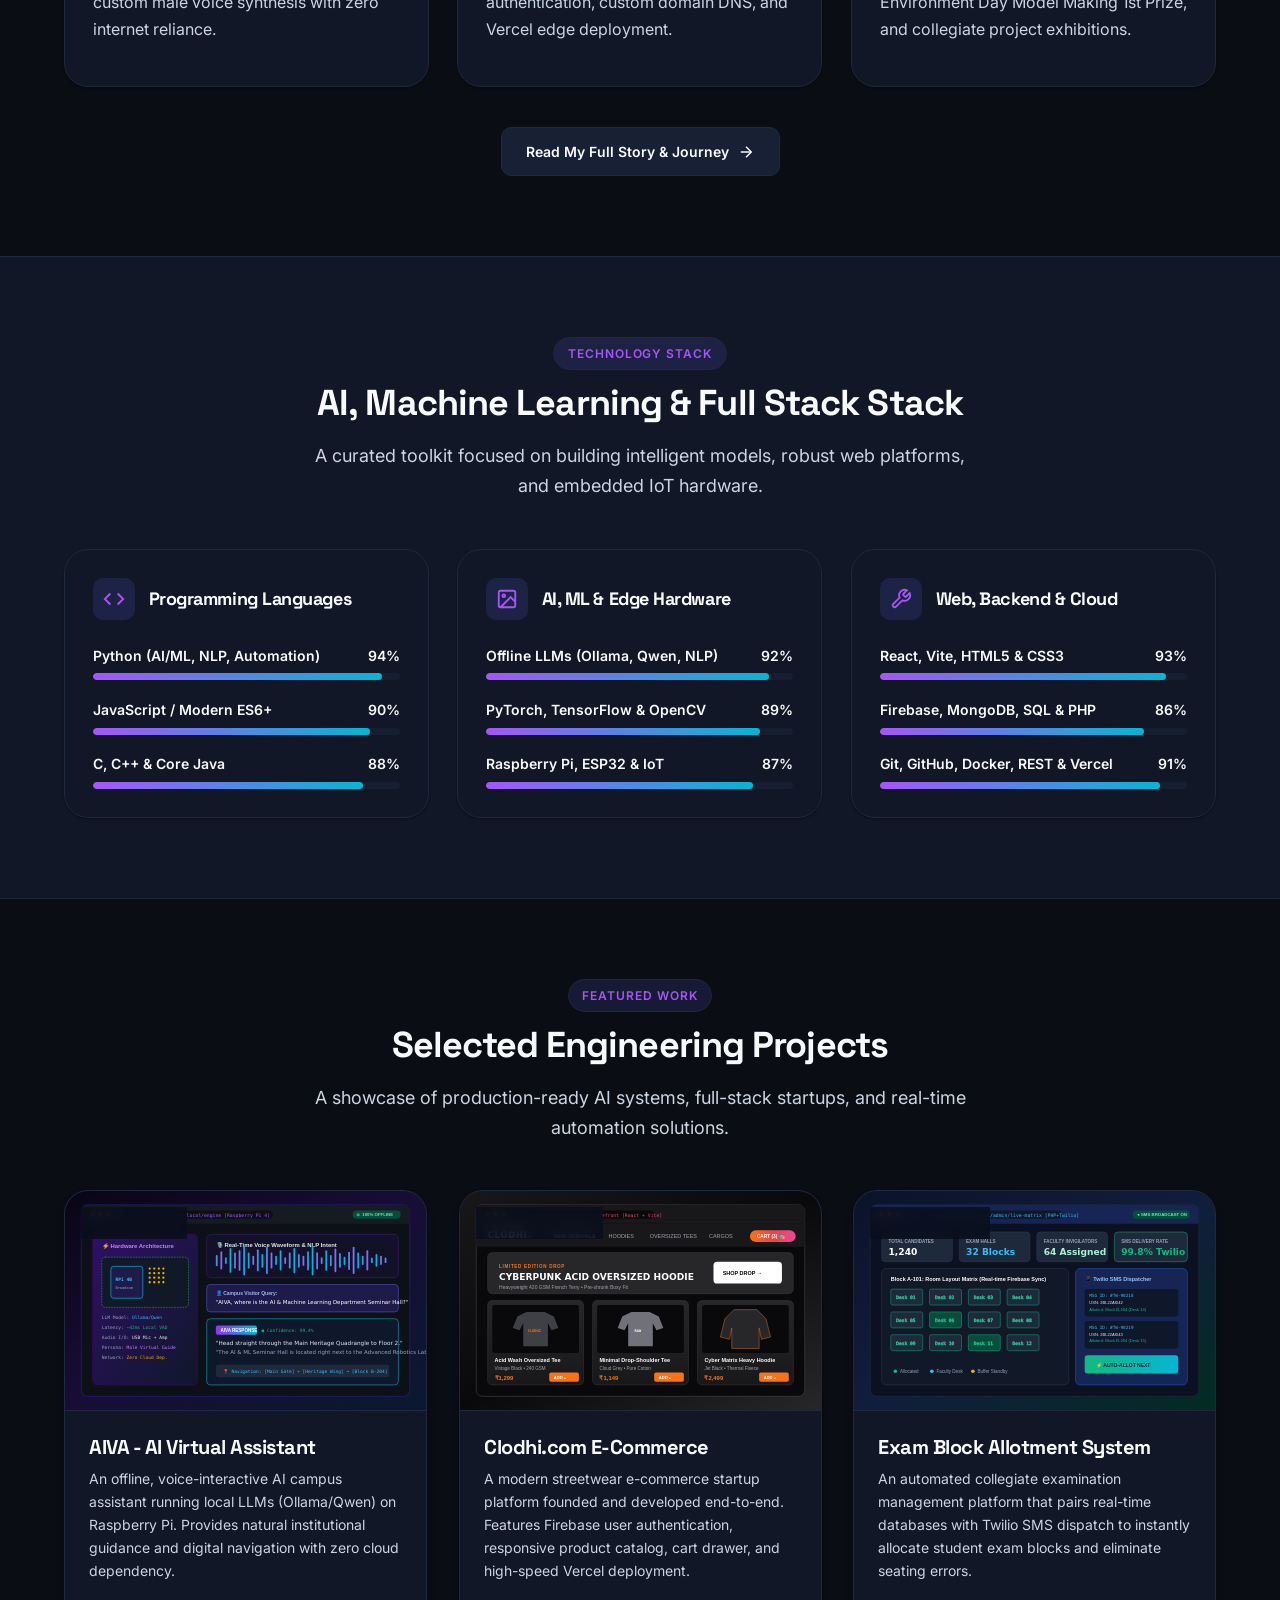
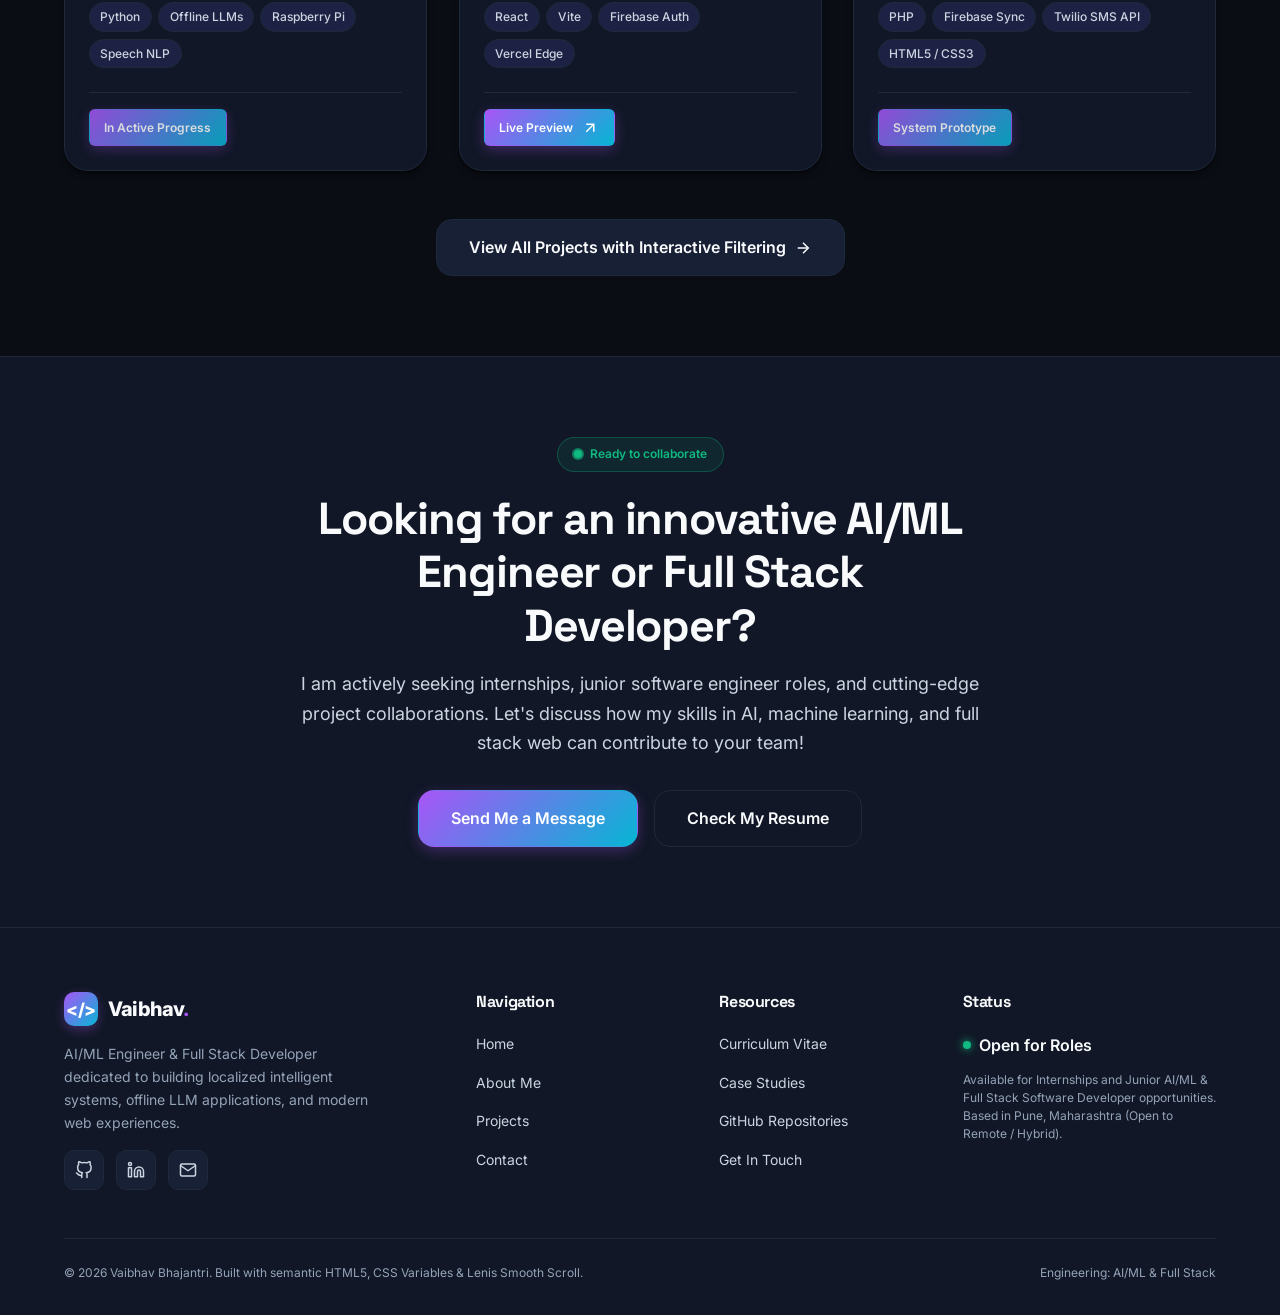
<file: portfolio-website/index.html>
<!DOCTYPE html>
<html lang="en" data-theme="dark">
<head>
  <meta charset="UTF-8">
  <meta name="viewport" content="width=device-width, initial-scale=1.0">
  <meta name="description" content="Professional portfolio of Vaibhav Bhajantri — AI/ML Engineer & Full Stack Developer specializing in offline AI virtual assistants, machine learning, and scalable full-stack web platforms.">
  <title>Vaibhav Bhajantri | AI/ML Engineer & Full Stack Developer</title>
  
  <!-- Favicon placeholder SVG -->
  <link rel="icon" type="image/svg+xml" href="assets/images/avatar.svg">
  
  <!-- Stylesheets -->
  <link rel="stylesheet" href="css/style.css">
  <link rel="stylesheet" href="css/components.css">
</head>
<body>
  <!-- Top Neon Scroll Progress Bar -->
  <div id="scroll-progress" class="scroll-progress-bar" role="progressbar" aria-valuemin="0" aria-valuemax="100" aria-valuenow="0"></div>

  <!-- Custom Cyber Glow Cursor -->
  <div class="cursor-dot" id="cursor-dot"></div>
  <div class="cursor-glow" id="cursor-glow"></div>

  <!-- Interactive Ambient Particle Net Canvas -->
  <canvas id="bg-particles"></canvas>

  <!-- Accessibility: Skip to Content -->
  <a href="#main-content" class="skip-link">Skip to main content</a>

  <!-- Global Header & Navigation -->
  <header class="site-header" role="banner">
    <div class="container header-container">
      <a href="index.html" class="brand-logo" aria-label="Vaibhav Bhajantri Portfolio Home">
        <span class="brand-logo-icon">&lt;/&gt;</span>
        <span>Vaibhav<span class="dot">.</span></span>
      </a>

      <!-- Desktop Navigation Menu -->
      <nav class="desktop-nav" role="navigation" aria-label="Main Navigation">
        <a href="index.html" class="nav-link active">Home</a>
        <a href="about.html" class="nav-link">About</a>
        <a href="projects.html" class="nav-link">Projects</a>
        <a href="contact.html" class="nav-link">Contact</a>
      </nav>

      <!-- Action Utilities -->
      <div class="header-actions">
        <!-- Light / Dark Theme Switcher Button -->
        <button class="theme-toggle-btn" aria-label="Toggle dark/light mode" title="Toggle theme">
          <!-- Sun Icon (shown in light mode) -->
          <svg class="sun-icon" xmlns="http://www.w3.org/2000/svg" viewBox="0 0 24 24" fill="none" stroke="currentColor" stroke-linecap="round" stroke-linejoin="round">
            <circle cx="12" cy="12" r="5"></circle>
            <line x1="12" y1="1" x2="12" y2="3"></line>
            <line x1="12" y1="21" x2="12" y2="23"></line>
            <line x1="4.22" y1="4.22" x2="5.64" y2="5.64"></line>
            <line x1="18.36" y1="18.36" x2="19.78" y2="19.78"></line>
            <line x1="1" y1="12" x2="3" y2="12"></line>
            <line x1="21" y1="12" x2="23" y2="12"></line>
            <line x1="4.22" y1="19.78" x2="5.64" y2="18.36"></line>
            <line x1="18.36" y1="5.64" x2="19.78" y2="4.22"></line>
          </svg>
          <!-- Moon Icon (shown in dark mode) -->
          <svg class="moon-icon" xmlns="http://www.w3.org/2000/svg" viewBox="0 0 24 24" fill="none" stroke="currentColor" stroke-linecap="round" stroke-linejoin="round">
            <path d="M21 12.79A9 9 0 1 1 11.21 3 7 7 0 0 0 21 12.79z"></path>
          </svg>
        </button>

        <!-- Resume CTA Button -->
        <a href="assets/resume.html" class="btn btn-sm btn-outline desktop-only" target="_blank" rel="noopener">
          Resume
          <svg class="arrow-icon" xmlns="http://www.w3.org/2000/svg" viewBox="0 0 24 24" fill="none" stroke="currentColor" stroke-width="2" stroke-linecap="round" stroke-linejoin="round">
            <line x1="7" y1="17" x2="17" y2="7"></line>
            <polyline points="7 7 17 7 17 17"></polyline>
          </svg>
        </a>

        <!-- Mobile Navigation Toggle Button -->
        <button class="mobile-toggle-btn" aria-label="Open mobile navigation menu" aria-expanded="false" aria-controls="mobile-drawer">
          <span></span>
          <span></span>
          <span></span>
        </button>
      </div>
    </div>
  </header>

  <!-- Mobile Drawer Menu -->
  <div id="mobile-drawer" class="mobile-drawer" role="dialog" aria-modal="true" aria-label="Mobile Navigation">
    <a href="index.html" class="mobile-nav-link active">Home <span>→</span></a>
    <a href="about.html" class="mobile-nav-link">About <span>→</span></a>
    <a href="projects.html" class="mobile-nav-link">Projects <span>→</span></a>
    <a href="contact.html" class="mobile-nav-link">Contact <span>→</span></a>
    <div class="mobile-drawer-cta">
      <a href="assets/resume.html" class="btn btn-outline" target="_blank" rel="noopener">View Resume (PDF)</a>
      <a href="contact.html" class="btn btn-primary">Get In Touch</a>
    </div>
  </div>

  <!-- Main Content Wrapper -->
  <main id="main-content">
    
    <!-- Hero Banner Section -->
    <section class="hero-section" aria-labelledby="hero-title">
      <div class="hero-glow"></div>
      <div class="container">
        <div class="hero-grid">
          
          <!-- Left Column: Introduction & CTAs -->
          <div class="hero-content reveal-up">
            <div class="status-pill">
              <span class="pulse-indicator"></span>
              Open for Internships &amp; Junior Roles
            </div>

            <h1 id="hero-title" class="hero-title">
              Crafting <span class="gradient-text">Intelligent AI Solutions</span> &amp; Scalable Web Applications
            </h1>

            <p class="hero-subtitle">
              Hello! I'm <strong>Vaibhav Bhajantri</strong>, an aspiring software engineer specializing in Artificial Intelligence and Machine Learning. I love building impactful projects, from offline AI robots to fully-featured web platforms like Clodhi.com.
            </p>

            <div class="hero-actions">
              <a href="projects.html" class="btn btn-primary btn-lg">
                Explore My Work
                <svg class="arrow-icon" xmlns="http://www.w3.org/2000/svg" viewBox="0 0 24 24" fill="none" stroke="currentColor" stroke-width="2" stroke-linecap="round" stroke-linejoin="round">
                  <line x1="5" y1="12" x2="19" y2="12"></line>
                  <polyline points="12 5 19 12 12 19"></polyline>
                </svg>
              </a>
              <a href="contact.html" class="btn btn-secondary btn-lg">Get in Touch</a>
              <a href="assets/resume.html" class="btn btn-outline btn-lg" target="_blank" rel="noopener">
                <svg xmlns="http://www.w3.org/2000/svg" viewBox="0 0 24 24" fill="none" stroke="currentColor" stroke-width="2" stroke-linecap="round" stroke-linejoin="round">
                  <path d="M21 15v4a2 2 0 0 1-2 2H5a2 2 0 0 1-2-2v-4"></path>
                  <polyline points="7 10 12 15 17 10"></polyline>
                  <line x1="12" y1="15" x2="12" y2="3"></line>
                </svg>
                Download CV
              </a>
            </div>

            <div class="tech-tag-group" style="display: flex; gap: 0.5rem; flex-wrap: wrap;">
              <span class="tech-tag">🤖 Offline LLMs &amp; Ollama</span>
              <span class="tech-tag">🧠 PyTorch &amp; OpenCV</span>
              <span class="tech-tag">⚛️ React &amp; Vite</span>
              <span class="tech-tag">🔥 Firebase &amp; Full Stack</span>
            </div>
          </div>

          <!-- Right Column: Interactive 3D Cyber Portrait Showcase -->
          <div class="hero-visual reveal-scale delay-1">
            <div class="cyber-portrait-wrapper">
              
              <!-- Floating Orbit Badge: Top Right -->
              <div class="orbit-badge top-right">
                <svg width="18" height="18" viewBox="0 0 24 24" fill="none" stroke="#10b981" stroke-width="2.5"><polyline points="20 6 9 17 4 12"></polyline></svg>
                <span>🏆 4x Winner &amp; 1st Prize</span>
              </div>

              <!-- Floating Orbit Badge: Top Left -->
              <div class="orbit-badge top-left">
                <svg width="18" height="18" viewBox="0 0 24 24" fill="none" stroke="#06b6d4" stroke-width="2"><path d="M13 2L3 14h9l-1 8 10-12h-9l1-8z"/></svg>
                <span>⚡ 8.7 CGPA Merit</span>
              </div>

              <!-- Main Interactive 3D Portrait Card -->
              <div class="cyber-portrait-card tilt-card" data-tilt="true">
                
                <!-- Squircle Rounded Photo Frame with Conic Holographic Glow & Shine Sweep -->
                <div class="cyber-photo-frame">
                  <div class="photo-shine"></div>
                  <img src="assets/images/profile.jpg" 
                       alt="Vaibhav Bhajantri - AI/ML Engineer &amp; Full Stack Developer" 
                       class="cyber-photo-img"
                       onerror="this.onerror=null; this.src='assets/images/profile.png'; this.onerror=function(){this.src='assets/images/avatar.svg';};">
                  
                  <!-- In-photo Status Pill -->
                  <div class="portrait-overlay-badge">
                    <span class="pulse-indicator"></span>
                    <span>AI/ML &amp; Full Stack Engineer</span>
                  </div>
                </div>

                <!-- Identity & Location Meta Block -->
                <div class="cyber-meta-block">
                  <div class="cyber-meta-name">Vaibhav Bhajantri</div>
                  <div class="cyber-meta-role">Pune, Maharashtra • Open to Remote</div>
                </div>

                <!-- Code / System Status Micro-Telemetry -->
                <div class="hero-code-snippet">
                  <div><span class="keyword">const</span> engineer = {</div>
                  <div style="padding-left: 0.75rem;"><span class="property">name</span>: <span class="string">'Vaibhav Bhajantri'</span>,</div>
                  <div style="padding-left: 0.75rem;"><span class="property">location</span>: <span class="string">'Pune, Maharashtra'</span>,</div>
                  <div style="padding-left: 0.75rem;"><span class="property">focus</span>: [<span class="string">'Offline LLMs'</span>, <span class="string">'React'</span>, <span class="string">'PyTorch'</span>],</div>
                  <div style="padding-left: 0.75rem;"><span class="property">status</span>: <span class="string">'Available for roles'</span></div>
                  <div>};</div>
                </div>

                <div class="cyber-card-footer">
                  <span>Core: Python • React • Edge AI</span>
                  <span class="active-dot-pill">● Active in Pune</span>
                </div>

              </div>

              <!-- Floating Orbit Badge: Bottom Right -->
              <div class="orbit-badge bottom-right">
                <svg width="18" height="18" viewBox="0 0 24 24" fill="none" stroke="#ec4899" stroke-width="2"><circle cx="12" cy="12" r="10"></circle><polygon points="10 8 16 12 10 16 10 8"></polygon></svg>
                <span>🚀 Founder Clodhi.com</span>
              </div>

            </div>
          </div>

        </div>

        <!-- Quick Stats / Metrics Strip -->
        <aside class="metrics-strip reveal-up delay-2" aria-label="Key Performance Indicators">
          <div class="metric-item tilt-card" data-tilt="true">
            <span class="metric-number">8.7</span>
            <span class="metric-label">CGPA Academic Excellence</span>
          </div>
          <div class="metric-item tilt-card" data-tilt="true">
            <span class="metric-number">1st Prize</span>
            <span class="metric-label">INVICTUS 2K25 Unity Battle</span>
          </div>
          <div class="metric-item tilt-card" data-tilt="true">
            <span class="metric-number">Founder</span>
            <span class="metric-label">Clodhi.com E-Commerce</span>
          </div>
          <div class="metric-item tilt-card" data-tilt="true">
            <span class="metric-number">4+</span>
            <span class="metric-label">Major AI &amp; Web Projects</span>
          </div>
        </aside>

      </div>
    </section>

    <!-- Infinite Kinetic Text Marquee -->
    <div class="marquee-container" aria-hidden="true">
      <div class="marquee-track">
        <div class="marquee-content">
          <span class="marquee-item"><span class="highlight">🤖</span> ARTIFICIAL INTELLIGENCE</span>
          <span class="dot-sep">✦</span>
          <span class="marquee-item"><span class="highlight">🧠</span> MACHINE LEARNING</span>
          <span class="dot-sep">✦</span>
          <span class="marquee-item"><span class="highlight">⚡</span> OFFLINE LLMs &amp; OLLAMA</span>
          <span class="dot-sep">✦</span>
          <span class="marquee-item"><span class="highlight">⚛️</span> REACT &amp; FULL STACK</span>
          <span class="dot-sep">✦</span>
          <span class="marquee-item"><span class="highlight">🚀</span> FOUNDER CLODHI.COM</span>
          <span class="dot-sep">✦</span>
          <span class="marquee-item"><span class="highlight">🏆</span> 1ST PRIZE INVICTUS 2K25</span>
          <span class="dot-sep">✦</span>
          <span class="marquee-item"><span class="highlight">🔥</span> PYTORCH &amp; OPENCV</span>
          <span class="dot-sep">✦</span>
          <span class="marquee-item"><span class="highlight">🌐</span> EDGE IOT &amp; RASPBERRY PI</span>
          <span class="dot-sep">✦</span>
        </div>
        <div class="marquee-content">
          <span class="marquee-item"><span class="highlight">🤖</span> ARTIFICIAL INTELLIGENCE</span>
          <span class="dot-sep">✦</span>
          <span class="marquee-item"><span class="highlight">🧠</span> MACHINE LEARNING</span>
          <span class="dot-sep">✦</span>
          <span class="marquee-item"><span class="highlight">⚡</span> OFFLINE LLMs &amp; OLLAMA</span>
          <span class="dot-sep">✦</span>
          <span class="marquee-item"><span class="highlight">⚛️</span> REACT &amp; FULL STACK</span>
          <span class="dot-sep">✦</span>
          <span class="marquee-item"><span class="highlight">🚀</span> FOUNDER CLODHI.COM</span>
          <span class="dot-sep">✦</span>
          <span class="marquee-item"><span class="highlight">🏆</span> 1ST PRIZE INVICTUS 2K25</span>
          <span class="dot-sep">✦</span>
          <span class="marquee-item"><span class="highlight">🔥</span> PYTORCH &amp; OPENCV</span>
          <span class="dot-sep">✦</span>
          <span class="marquee-item"><span class="highlight">🌐</span> EDGE IOT &amp; RASPBERRY PI</span>
          <span class="dot-sep">✦</span>
        </div>
        <div class="marquee-content">
          <span class="marquee-item"><span class="highlight">🤖</span> ARTIFICIAL INTELLIGENCE</span>
          <span class="dot-sep">✦</span>
          <span class="marquee-item"><span class="highlight">🧠</span> MACHINE LEARNING</span>
          <span class="dot-sep">✦</span>
          <span class="marquee-item"><span class="highlight">⚡</span> OFFLINE LLMs &amp; OLLAMA</span>
          <span class="dot-sep">✦</span>
          <span class="marquee-item"><span class="highlight">⚛️</span> REACT &amp; FULL STACK</span>
          <span class="dot-sep">✦</span>
          <span class="marquee-item"><span class="highlight">🚀</span> FOUNDER CLODHI.COM</span>
          <span class="dot-sep">✦</span>
          <span class="marquee-item"><span class="highlight">🏆</span> 1ST PRIZE INVICTUS 2K25</span>
          <span class="dot-sep">✦</span>
          <span class="marquee-item"><span class="highlight">🔥</span> PYTORCH &amp; OPENCV</span>
          <span class="dot-sep">✦</span>
          <span class="marquee-item"><span class="highlight">🌐</span> EDGE IOT &amp; RASPBERRY PI</span>
          <span class="dot-sep">✦</span>
        </div>
        <div class="marquee-content">
          <span class="marquee-item"><span class="highlight">🤖</span> ARTIFICIAL INTELLIGENCE</span>
          <span class="dot-sep">✦</span>
          <span class="marquee-item"><span class="highlight">🧠</span> MACHINE LEARNING</span>
          <span class="dot-sep">✦</span>
          <span class="marquee-item"><span class="highlight">⚡</span> OFFLINE LLMs &amp; OLLAMA</span>
          <span class="dot-sep">✦</span>
          <span class="marquee-item"><span class="highlight">⚛️</span> REACT &amp; FULL STACK</span>
          <span class="dot-sep">✦</span>
          <span class="marquee-item"><span class="highlight">🚀</span> FOUNDER CLODHI.COM</span>
          <span class="dot-sep">✦</span>
          <span class="marquee-item"><span class="highlight">🏆</span> 1ST PRIZE INVICTUS 2K25</span>
          <span class="dot-sep">✦</span>
          <span class="marquee-item"><span class="highlight">🔥</span> PYTORCH &amp; OPENCV</span>
          <span class="dot-sep">✦</span>
          <span class="marquee-item"><span class="highlight">🌐</span> EDGE IOT &amp; RASPBERRY PI</span>
          <span class="dot-sep">✦</span>
        </div>
      </div>
    </div>

    <!-- About Summary Teaser Section -->
    <section class="section" id="about-teaser" aria-labelledby="about-teaser-title">
      <div class="container">
        <div class="section-header reveal-up">
          <span class="section-tag">About Me</span>
          <h2 id="about-teaser-title" class="section-title">Blending Edge AI, Hardware &amp; Modern Web Architecture</h2>
          <p class="section-description">
            I believe technology reaches its highest value when hardware and software harmonize—whether running localized offline LLMs on embedded devices or architecting scalable cloud-deployed e-commerce platforms.
          </p>
        </div>

        <div style="display: grid; grid-template-columns: repeat(auto-fit, minmax(280px, 1fr)); gap: 1.75rem;">
          <article class="about-card skill-category-card tilt-card reveal-up delay-1" data-tilt="true" data-accent="ai">
            <div class="skill-category-header">
              <div class="skill-icon-wrap">
                <svg xmlns="http://www.w3.org/2000/svg" viewBox="0 0 24 24" fill="none" stroke="currentColor" stroke-width="2"><path d="M12 2a10 10 0 0 1 10 10c0 5.52-4.48 10-10 10S2 17.52 2 12A10 10 0 0 1 12 2z"></path><path d="M12 6v6l4 2"></path></svg>
              </div>
              <h3>Artificial Intelligence &amp; Edge ML</h3>
            </div>
            <p>Developing localized offline AI assistants like AIVA using Ollama and Qwen models on Raspberry Pi, speech recognition, and custom male voice synthesis with zero internet reliance.</p>
          </article>

          <article class="about-card skill-category-card tilt-card reveal-up delay-2" data-tilt="true" data-accent="fullstack">
            <div class="skill-category-header">
              <div class="skill-icon-wrap">
                <svg xmlns="http://www.w3.org/2000/svg" viewBox="0 0 24 24" fill="none" stroke="currentColor" stroke-width="2"><rect x="2" y="3" width="20" height="14" rx="2" ry="2"></rect><line x1="8" y1="21" x2="16" y2="21"></line><line x1="12" y1="17" x2="12" y2="21"></line></svg>
              </div>
              <h3>Full Stack &amp; Startup Architecture</h3>
            </div>
            <p>Architecting end-to-end web applications from scratch, such as Clodhi.com, utilizing React, Vite, Firebase authentication, custom domain DNS, and Vercel edge deployment.</p>
          </article>

          <article class="about-card skill-category-card tilt-card reveal-up delay-3" data-tilt="true" data-accent="honors">
            <div class="skill-category-header">
              <div class="skill-icon-wrap">
                <svg xmlns="http://www.w3.org/2000/svg" viewBox="0 0 24 24" fill="none" stroke="currentColor" stroke-width="2"><circle cx="12" cy="8" r="7"></circle><polyline points="8.21 13.89 7 23 12 20 17 23 15.79 13.88"></polyline></svg>
              </div>
              <h3>Competitive Innovation &amp; Honors</h3>
            </div>
            <p>Proven track record in technical competitions, securing 1st Prize at INVICTUS 2K25 Unity Battle, World Environment Day Model Making 1st Prize, and collegiate project exhibitions.</p>
          </article>
        </div>

        <div style="text-align: center; margin-top: var(--space-10);" class="reveal-up">
          <a href="about.html" class="btn btn-secondary">
            Read My Full Story &amp; Journey
            <svg class="arrow-icon" xmlns="http://www.w3.org/2000/svg" viewBox="0 0 24 24" fill="none" stroke="currentColor" stroke-width="2"><line x1="5" y1="12" x2="19" y2="12"></line><polyline points="12 5 19 12 12 19"></polyline></svg>
          </a>
        </div>
      </div>
    </section>

    <!-- Skills Snapshot Section -->
    <section class="section" id="skills-overview" style="background-color: var(--bg-surface); border-top: 1px solid var(--border-color); border-bottom: 1px solid var(--border-color);" aria-labelledby="skills-overview-title">
      <div class="container">
        <div class="section-header reveal-up">
          <span class="section-tag">Technology Stack</span>
          <h2 id="skills-overview-title" class="section-title">AI, Machine Learning &amp; Full Stack Stack</h2>
          <p class="section-description">A curated toolkit focused on building intelligent models, robust web platforms, and embedded IoT hardware.</p>
        </div>

        <div class="skills-grid">
          
          <!-- Category 1: Programming & Core -->
          <article class="skill-category-card tilt-card reveal-up" data-tilt="true">
            <div class="skill-category-header">
              <div class="skill-icon-wrap">
                <svg xmlns="http://www.w3.org/2000/svg" viewBox="0 0 24 24" fill="none" stroke="currentColor" stroke-width="2"><polyline points="16 18 22 12 16 6"></polyline><polyline points="8 6 2 12 8 18"></polyline></svg>
              </div>
              <h3>Programming Languages</h3>
            </div>
            <div class="skill-items-list">
              <div class="skill-item-row">
                <div class="skill-item-info"><span>Python (AI/ML, NLP, Automation)</span><span>94%</span></div>
                <div class="skill-bar-track"><div class="skill-bar-progress" data-progress="94%" style="width: 0%;"></div></div>
              </div>
              <div class="skill-item-row">
                <div class="skill-item-info"><span>JavaScript / Modern ES6+</span><span>90%</span></div>
                <div class="skill-bar-track"><div class="skill-bar-progress" data-progress="90%" style="width: 0%;"></div></div>
              </div>
              <div class="skill-item-row">
                <div class="skill-item-info"><span>C, C++ &amp; Core Java</span><span>88%</span></div>
                <div class="skill-bar-track"><div class="skill-bar-progress" data-progress="88%" style="width: 0%;"></div></div>
              </div>
            </div>
          </article>

          <!-- Category 2: AI & Hardware -->
          <article class="skill-category-card tilt-card reveal-up delay-1" data-tilt="true">
            <div class="skill-category-header">
              <div class="skill-icon-wrap">
                <svg xmlns="http://www.w3.org/2000/svg" viewBox="0 0 24 24" fill="none" stroke="currentColor" stroke-width="2"><rect x="3" y="3" width="18" height="18" rx="2" ry="2"></rect><circle cx="8.5" cy="8.5" r="1.5"></circle><polyline points="21 15 16 10 5 21"></polyline></svg>
              </div>
              <h3>AI, ML &amp; Edge Hardware</h3>
            </div>
            <div class="skill-items-list">
              <div class="skill-item-row">
                <div class="skill-item-info"><span>Offline LLMs (Ollama, Qwen, NLP)</span><span>92%</span></div>
                <div class="skill-bar-track"><div class="skill-bar-progress" data-progress="92%" style="width: 0%;"></div></div>
              </div>
              <div class="skill-item-row">
                <div class="skill-item-info"><span>PyTorch, TensorFlow &amp; OpenCV</span><span>89%</span></div>
                <div class="skill-bar-track"><div class="skill-bar-progress" data-progress="89%" style="width: 0%;"></div></div>
              </div>
              <div class="skill-item-row">
                <div class="skill-item-info"><span>Raspberry Pi, ESP32 &amp; IoT</span><span>87%</span></div>
                <div class="skill-bar-track"><div class="skill-bar-progress" data-progress="87%" style="width: 0%;"></div></div>
              </div>
            </div>
          </article>

          <!-- Category 3: Full Stack & Cloud -->
          <article class="skill-category-card tilt-card reveal-up delay-2" data-tilt="true">
            <div class="skill-category-header">
              <div class="skill-icon-wrap">
                <svg xmlns="http://www.w3.org/2000/svg" viewBox="0 0 24 24" fill="none" stroke="currentColor" stroke-width="2"><path d="M14.7 6.3a1 1 0 0 0 0 1.4l1.6 1.6a1 1 0 0 0 1.4 0l3.77-3.77a6 6 0 0 1-7.94 7.94l-6.91 6.91a2.12 2.12 0 0 1-3-3l6.91-6.91a6 6 0 0 1 7.94-7.94l-3.76 3.76z"></path></svg>
              </div>
              <h3>Web, Backend &amp; Cloud</h3>
            </div>
            <div class="skill-items-list">
              <div class="skill-item-row">
                <div class="skill-item-info"><span>React, Vite, HTML5 &amp; CSS3</span><span>93%</span></div>
                <div class="skill-bar-track"><div class="skill-bar-progress" data-progress="93%" style="width: 0%;"></div></div>
              </div>
              <div class="skill-item-row">
                <div class="skill-item-info"><span>Firebase, MongoDB, SQL &amp; PHP</span><span>86%</span></div>
                <div class="skill-bar-track"><div class="skill-bar-progress" data-progress="86%" style="width: 0%;"></div></div>
              </div>
              <div class="skill-item-row">
                <div class="skill-item-info"><span>Git, GitHub, Docker, REST &amp; Vercel</span><span>91%</span></div>
                <div class="skill-bar-track"><div class="skill-bar-progress" data-progress="91%" style="width: 0%;"></div></div>
              </div>
            </div>
          </article>

        </div>
      </div>
    </section>

    <!-- Featured Projects Showcase Section -->
    <section class="section" id="featured-projects" aria-labelledby="featured-projects-title">
      <div class="container">
        <div class="section-header reveal-up">
          <span class="section-tag">Featured Work</span>
          <h2 id="featured-projects-title" class="section-title">Selected Engineering Projects</h2>
          <p class="section-description">
            A showcase of production-ready AI systems, full-stack startups, and real-time automation solutions.
          </p>
        </div>

        <div class="projects-grid">

          <!-- Project 1: AIVA -->
          <article class="project-card tilt-card reveal-up" data-tilt="true" data-accent="ai">
            <div class="project-thumb-box">
              <img src="assets/images/project-aiva.svg" alt="AIVA - Artificial Intelligent Virtual Assistant Preview" loading="lazy">
              <span class="project-category-badge">AI / Hardware</span>
            </div>
            <div class="project-body">
              <h3 class="project-title">AIVA - AI Virtual Assistant</h3>
              <p class="project-description">
                An offline, voice-interactive AI campus assistant running local LLMs (Ollama/Qwen) on Raspberry Pi. Provides natural institutional guidance and digital navigation with zero cloud dependency.
              </p>
              <div class="project-tech-list">
                <span class="tech-tag">Python</span>
                <span class="tech-tag">Offline LLMs</span>
                <span class="tech-tag">Raspberry Pi</span>
                <span class="tech-tag">Speech NLP</span>
              </div>
              <div class="project-actions">
                <span class="btn btn-sm btn-primary" style="opacity: 0.85; cursor: default;">In Active Progress</span>
              </div>
            </div>
          </article>

          <!-- Project 2: Clodhi.com -->
          <article class="project-card tilt-card reveal-up delay-1" data-tilt="true" data-accent="fullstack">
            <div class="project-thumb-box">
              <img src="assets/images/project-clodhi.svg" alt="Clodhi.com Streetwear E-Commerce Storefront Preview" loading="lazy">
              <span class="project-category-badge">Full Stack Startup</span>
            </div>
            <div class="project-body">
              <h3 class="project-title">Clodhi.com E-Commerce</h3>
              <p class="project-description">
                A modern streetwear e-commerce startup platform founded and developed end-to-end. Features Firebase user authentication, responsive product catalog, cart drawer, and high-speed Vercel deployment.
              </p>
              <div class="project-tech-list">
                <span class="tech-tag">React</span>
                <span class="tech-tag">Vite</span>
                <span class="tech-tag">Firebase Auth</span>
                <span class="tech-tag">Vercel Edge</span>
              </div>
              <div class="project-actions">
                <a href="https://clodhi.com" target="_blank" rel="noopener" class="btn btn-sm btn-primary">
                  Live Preview
                  <svg class="arrow-icon" xmlns="http://www.w3.org/2000/svg" viewBox="0 0 24 24" fill="none" stroke="currentColor" stroke-width="2"><line x1="7" y1="17" x2="17" y2="7"></line><polyline points="7 7 17 7 17 17"></polyline></svg>
                </a>
              </div>
            </div>
          </article>

          <!-- Project 3: Exam Block Allotment -->
          <article class="project-card tilt-card reveal-up delay-2" data-tilt="true" data-accent="automation">
            <div class="project-thumb-box">
              <img src="assets/images/project-allotment.svg" alt="Automatic Exam Block Allotment System Preview" loading="lazy">
              <span class="project-category-badge">Web Automation</span>
            </div>
            <div class="project-body">
              <h3 class="project-title">Exam Block Allotment System</h3>
              <p class="project-description">
                An automated collegiate examination management platform that pairs real-time databases with Twilio SMS dispatch to instantly allocate student exam blocks and eliminate seating errors.
              </p>
              <div class="project-tech-list">
                <span class="tech-tag">PHP</span>
                <span class="tech-tag">Firebase Sync</span>
                <span class="tech-tag">Twilio SMS API</span>
                <span class="tech-tag">HTML5 / CSS3</span>
              </div>
              <div class="project-actions">
                <span class="btn btn-sm btn-primary" style="opacity: 0.85; cursor: default;">System Prototype</span>
              </div>
            </div>
          </article>

        </div>

        <div style="text-align: center; margin-top: var(--space-12);" class="reveal-up">
          <a href="projects.html" class="btn btn-lg btn-secondary">
            View All Projects with Interactive Filtering
            <svg class="arrow-icon" xmlns="http://www.w3.org/2000/svg" viewBox="0 0 24 24" fill="none" stroke="currentColor" stroke-width="2"><line x1="5" y1="12" x2="19" y2="12"></line><polyline points="12 5 19 12 12 19"></polyline></svg>
          </a>
        </div>
      </div>
    </section>

    <!-- Call to Action Banner -->
    <section class="section" style="background: var(--bg-surface); border-top: 1px solid var(--border-color);" aria-labelledby="cta-title">
      <div class="container">
        <div style="text-align: center; max-width: 680px; margin: 0 auto;" class="reveal-up">
          <span class="status-pill" style="margin-bottom: 1.25rem;">
            <span class="pulse-indicator"></span> Ready to collaborate
          </span>
          <h2 id="cta-title" class="section-title" style="font-size: clamp(2rem, 3.5vw, var(--font-size-4xl));">
            Looking for an innovative AI/ML Engineer or Full Stack Developer?
          </h2>
          <p class="section-description" style="margin-bottom: var(--space-8);">
            I am actively seeking internships, junior software engineer roles, and cutting-edge project collaborations. Let's discuss how my skills in AI, machine learning, and full stack web can contribute to your team!
          </p>
          <div style="display: flex; gap: 1rem; justify-content: center; flex-wrap: wrap;">
            <a href="contact.html" class="btn btn-primary btn-lg">Send Me a Message</a>
            <a href="assets/resume.html" class="btn btn-outline btn-lg" target="_blank" rel="noopener">Check My Resume</a>
          </div>
        </div>
      </div>
    </section>

  </main>

  <!-- Global Site Footer -->
  <footer class="site-footer" role="contentinfo">
    <div class="container">
      <div class="footer-top">
        
        <!-- Col 1: Brand Info -->
        <div class="footer-brand">
          <a href="index.html" class="brand-logo" aria-label="Vaibhav Bhajantri Home">
            <span class="brand-logo-icon">&lt;/&gt;</span>
            <span>Vaibhav<span class="dot">.</span></span>
          </a>
          <p>
            AI/ML Engineer &amp; Full Stack Developer dedicated to building localized intelligent systems, offline LLM applications, and modern web experiences.
          </p>
          <div class="footer-social-grid">
            <a href="https://github.com/vaibhavsb444" target="_blank" rel="noopener" class="social-icon-btn" aria-label="GitHub Profile">
              <svg xmlns="http://www.w3.org/2000/svg" viewBox="0 0 24 24" fill="none" stroke="currentColor" stroke-width="2" stroke-linecap="round" stroke-linejoin="round"><path d="M9 19c-5 1.5-5-2.5-7-3m14 6v-3.87a3.37 3.37 0 0 0-.94-2.61c3.14-.35 6.44-1.54 6.44-7A5.44 5.44 0 0 0 20 4.77 5.07 5.07 0 0 0 19.91 1S18.73.65 16 2.48a13.38 13.38 0 0 0-7 0C6.27.65 5.09 1 5.09 1A5.07 5.07 0 0 0 5 4.77a5.44 5.44 0 0 0-1.5 3.78c0 5.42 3.3 6.61 6.44 7A3.37 3.37 0 0 0 9 18.13V22"></path></svg>
            </a>
            <a href="https://linkedin.com/in/vaibhav-bhajantri" target="_blank" rel="noopener" class="social-icon-btn" aria-label="LinkedIn Profile">
              <svg xmlns="http://www.w3.org/2000/svg" viewBox="0 0 24 24" fill="none" stroke="currentColor" stroke-width="2" stroke-linecap="round" stroke-linejoin="round"><path d="M16 8a6 6 0 0 1 6 6v7h-4v-7a2 2 0 0 0-2-2 2 2 0 0 0-2 2v7h-4v-7a6 6 0 0 1 6-6z"></path><rect x="2" y="9" width="4" height="12"></rect><circle cx="4" cy="4" r="2"></circle></svg>
            </a>
            <a href="mailto:vaibhavbajantri1@gmail.com" class="social-icon-btn" aria-label="Email Vaibhav">
              <svg xmlns="http://www.w3.org/2000/svg" viewBox="0 0 24 24" fill="none" stroke="currentColor" stroke-width="2" stroke-linecap="round" stroke-linejoin="round"><path d="M4 4h16c1.1 0 2 .9 2 2v12c0 1.1-.9 2-2 2H4c-1.1 0-2-.9-2-2V6c0-1.1.9-2 2-2z"></path><polyline points="22,6 12,13 2,6"></polyline></svg>
            </a>
          </div>
        </div>

        <!-- Col 2: Navigation Links -->
        <div>
          <h4 class="footer-heading">Navigation</h4>
          <ul class="footer-links">
            <li><a href="index.html">Home</a></li>
            <li><a href="about.html">About Me</a></li>
            <li><a href="projects.html">Projects</a></li>
            <li><a href="contact.html">Contact</a></li>
          </ul>
        </div>

        <!-- Col 3: Resources -->
        <div>
          <h4 class="footer-heading">Resources</h4>
          <ul class="footer-links">
            <li><a href="assets/resume.html" target="_blank" rel="noopener">Curriculum Vitae</a></li>
            <li><a href="projects.html">Case Studies</a></li>
            <li><a href="https://github.com/vaibhavsb444" target="_blank" rel="noopener">GitHub Repositories</a></li>
            <li><a href="contact.html">Get In Touch</a></li>
          </ul>
        </div>

        <!-- Col 4: Status & Availability -->
        <div>
          <h4 class="footer-heading">Status</h4>
          <div class="footer-bottom-badge" style="margin-bottom: 0.75rem;">
            <span class="pulse-dot"></span>
            <span style="font-weight: 600; color: var(--text-primary);">Open for Roles</span>
          </div>
          <p style="font-size: var(--font-size-xs); color: var(--text-muted); line-height: 1.5;">
            Available for Internships and Junior AI/ML &amp; Full Stack Software Developer opportunities. Based in Pune, Maharashtra (Open to Remote / Hybrid).
          </p>
        </div>

      </div>

      <!-- Footer Bottom Sub-bar -->
      <div class="footer-bottom">
        <div>
          &copy; 2026 Vaibhav Bhajantri. Built with semantic HTML5, CSS Variables &amp; Lenis Smooth Scroll.
        </div>
        <div>
          <span>Engineering: AI/ML &amp; Full Stack</span>
        </div>
      </div>
    </div>
  </footer>

  <!-- Lenis Smooth Scroll Engine -->
  <script src="js/lenis.min.js"></script>
  <!-- Main Application Script -->
  <script src="js/script.js"></script>
</body>
</html>
</file>
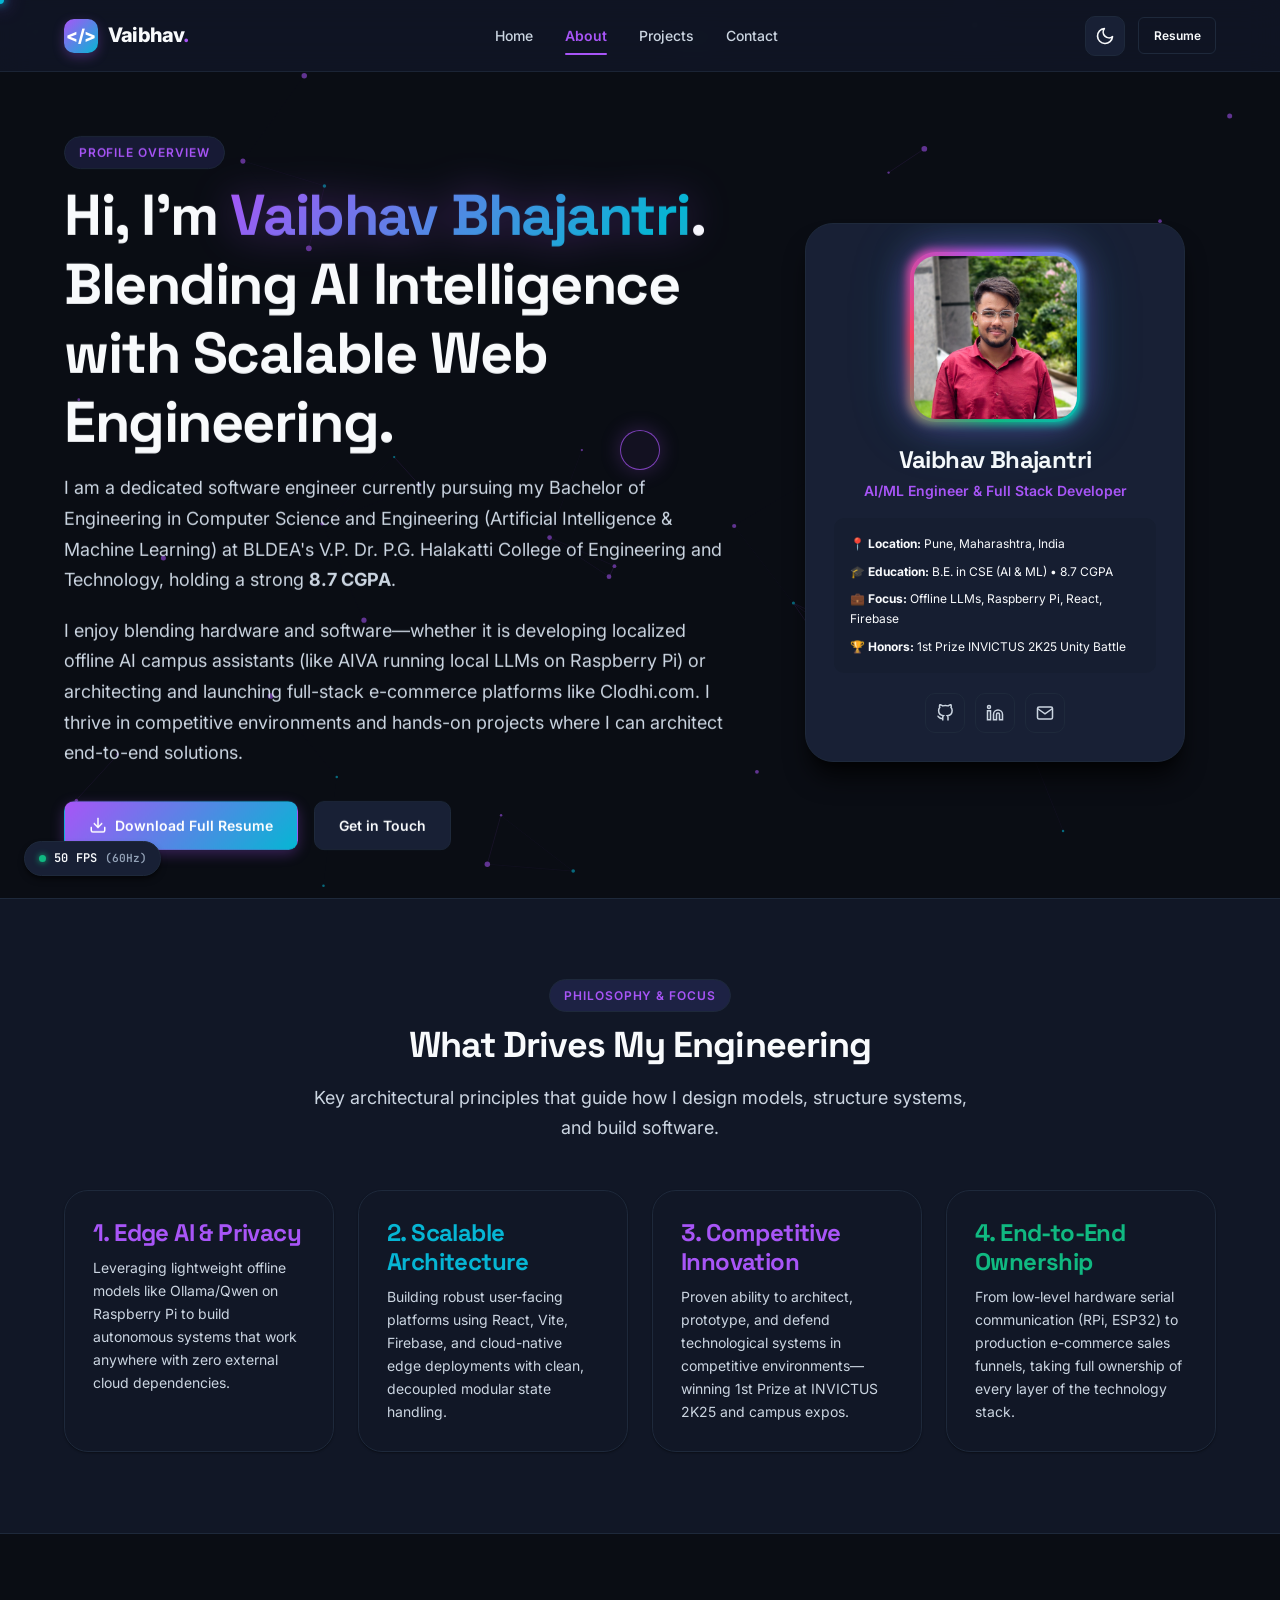
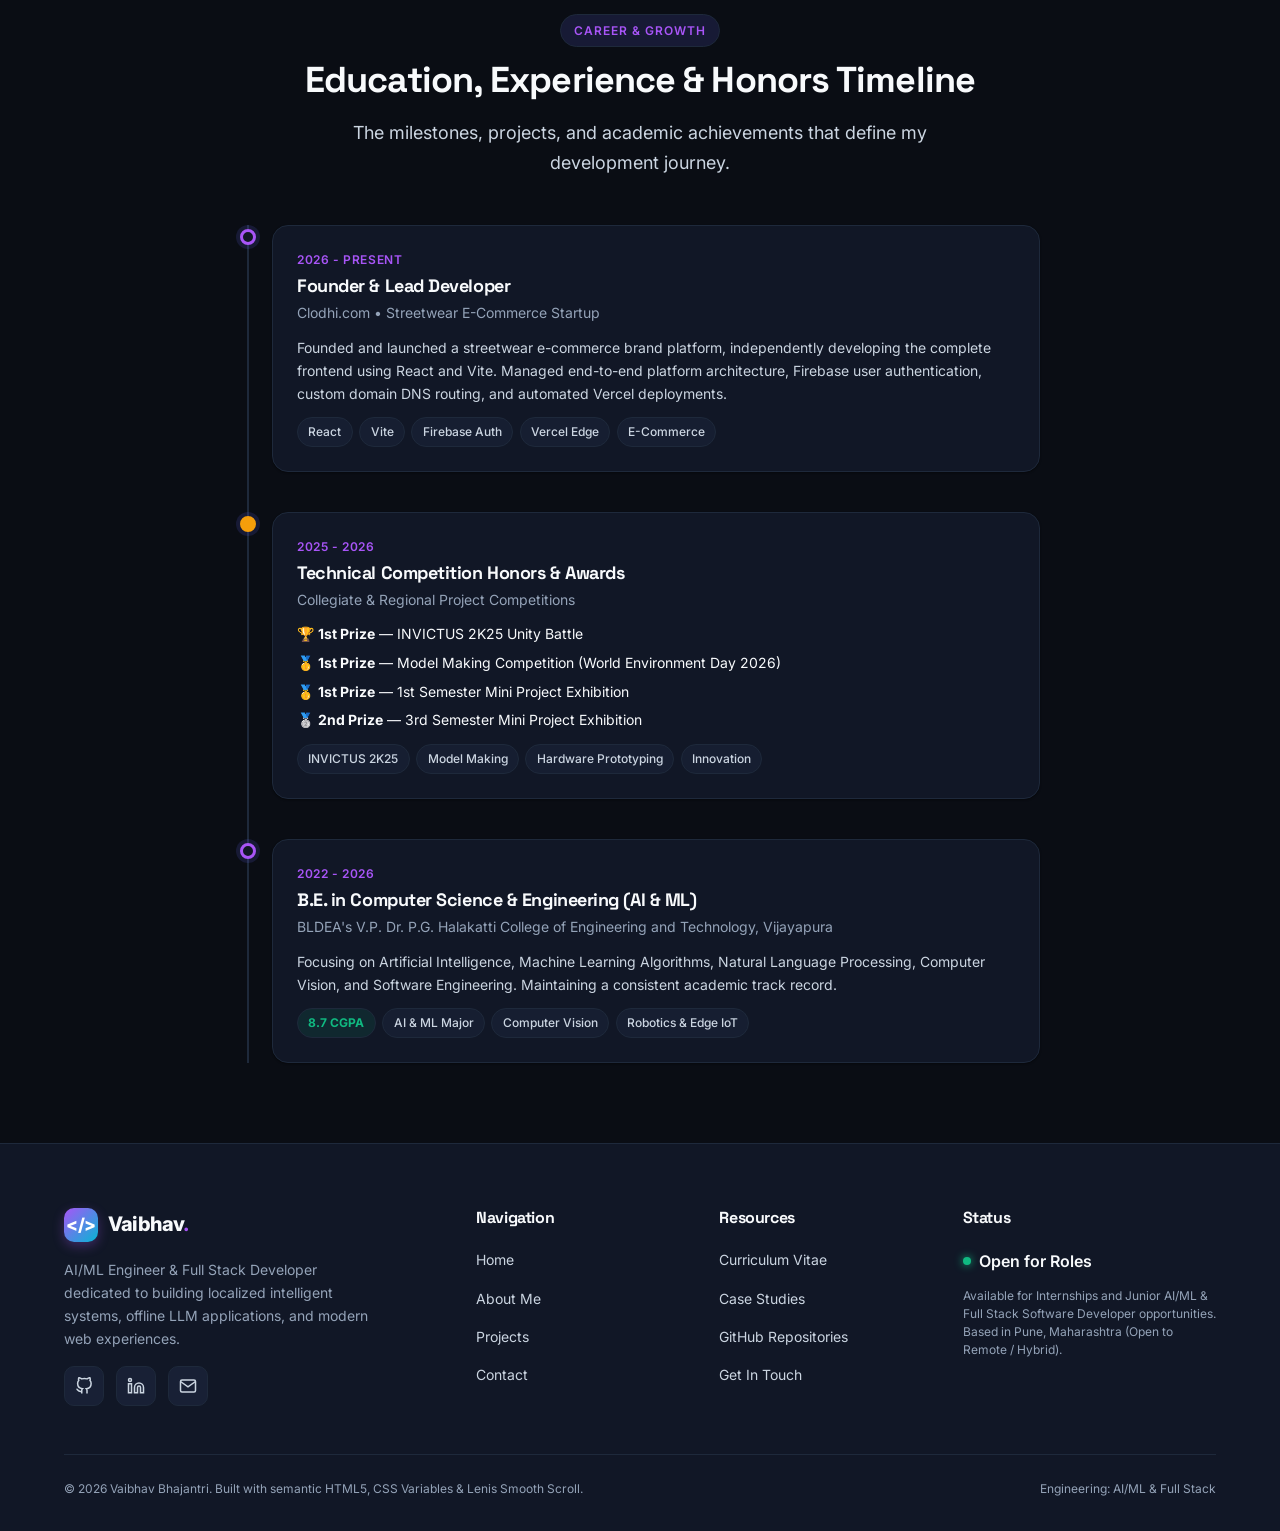
<file: portfolio-website/about.html>
<!DOCTYPE html>
<html lang="en" data-theme="dark">
<head>
  <meta charset="UTF-8">
  <meta name="viewport" content="width=device-width, initial-scale=1.0">
  <meta name="description" content="About Vaibhav Bhajantri — AI/ML Engineer &amp; Full Stack Developer, founder of Clodhi.com, competitive hackathon winner, and B.E. student at BLDEA's VP Dr. PG Halakatti CET.">
  <title>About Me | Vaibhav Bhajantri - AI/ML Engineer &amp; Full Stack Developer</title>
  
  <link rel="icon" type="image/svg+xml" href="assets/images/avatar.svg">
  <link rel="stylesheet" href="css/style.css">
  <link rel="stylesheet" href="css/components.css">
</head>
<body>
  <!-- Top Neon Scroll Progress Bar -->
  <div id="scroll-progress" class="scroll-progress-bar" role="progressbar" aria-valuemin="0" aria-valuemax="100" aria-valuenow="0"></div>

  <!-- Custom Cyber Glow Cursor -->
  <div class="cursor-dot" id="cursor-dot"></div>
  <div class="cursor-glow" id="cursor-glow"></div>

  <!-- Interactive Ambient Particle Net Canvas -->
  <canvas id="bg-particles"></canvas>

  <a href="#main-content" class="skip-link">Skip to main content</a>

  <!-- Header -->
  <header class="site-header" role="banner">
    <div class="container header-container">
      <a href="index.html" class="brand-logo" aria-label="Vaibhav Bhajantri Portfolio Home">
        <span class="brand-logo-icon">&lt;/&gt;</span>
        <span>Vaibhav<span class="dot">.</span></span>
      </a>

      <nav class="desktop-nav" role="navigation" aria-label="Main Navigation">
        <a href="index.html" class="nav-link">Home</a>
        <a href="about.html" class="nav-link active">About</a>
        <a href="projects.html" class="nav-link">Projects</a>
        <a href="contact.html" class="nav-link">Contact</a>
      </nav>

      <div class="header-actions">
        <button class="theme-toggle-btn" aria-label="Toggle dark/light mode" title="Toggle theme">
          <svg class="sun-icon" xmlns="http://www.w3.org/2000/svg" viewBox="0 0 24 24" fill="none" stroke="currentColor" stroke-linecap="round" stroke-linejoin="round">
            <circle cx="12" cy="12" r="5"></circle>
            <line x1="12" y1="1" x2="12" y2="3"></line>
            <line x1="12" y1="21" x2="12" y2="23"></line>
            <line x1="4.22" y1="4.22" x2="5.64" y2="5.64"></line>
            <line x1="18.36" y1="18.36" x2="19.78" y2="19.78"></line>
            <line x1="1" y1="12" x2="3" y2="12"></line>
            <line x1="21" y1="12" x2="23" y2="12"></line>
            <line x1="4.22" y1="19.78" x2="5.64" y2="18.36"></line>
            <line x1="18.36" y1="5.64" x2="19.78" y2="4.22"></line>
          </svg>
          <svg class="moon-icon" xmlns="http://www.w3.org/2000/svg" viewBox="0 0 24 24" fill="none" stroke="currentColor" stroke-linecap="round" stroke-linejoin="round">
            <path d="M21 12.79A9 9 0 1 1 11.21 3 7 7 0 0 0 21 12.79z"></path>
          </svg>
        </button>

        <a href="assets/resume.html" class="btn btn-sm btn-outline desktop-only" target="_blank" rel="noopener">Resume</a>

        <button class="mobile-toggle-btn" aria-label="Open mobile navigation menu" aria-expanded="false" aria-controls="mobile-drawer">
          <span></span>
          <span></span>
          <span></span>
        </button>
      </div>
    </div>
  </header>

  <!-- Mobile Drawer -->
  <div id="mobile-drawer" class="mobile-drawer" role="dialog" aria-modal="true" aria-label="Mobile Navigation">
    <a href="index.html" class="mobile-nav-link">Home <span>→</span></a>
    <a href="about.html" class="mobile-nav-link active">About <span>→</span></a>
    <a href="projects.html" class="mobile-nav-link">Projects <span>→</span></a>
    <a href="contact.html" class="mobile-nav-link">Contact <span>→</span></a>
    <div class="mobile-drawer-cta">
      <a href="assets/resume.html" class="btn btn-outline" target="_blank" rel="noopener">View Resume (PDF)</a>
      <a href="contact.html" class="btn btn-primary">Get In Touch</a>
    </div>
  </div>

  <main id="main-content" style="padding-top: calc(var(--header-height) + var(--space-8));">
    
    <!-- Hero / Intro Header -->
    <section class="section" style="padding-top: var(--space-8); padding-bottom: var(--space-12);" aria-labelledby="about-page-title">
      <div class="container">
        <div style="display: grid; grid-template-columns: 1.2fr 0.8fr; gap: var(--space-12); align-items: center;">
          
          <div class="reveal-up">
            <span class="section-tag">Profile Overview</span>
            <h1 id="about-page-title" class="section-title">
              Hi, I'm <span class="gradient-text">Vaibhav Bhajantri</span>. Blending AI Intelligence with Scalable Web Engineering.
            </h1>
            <p style="font-size: var(--font-size-md); line-height: 1.7; margin-bottom: 1.25rem;">
              I am a dedicated software engineer currently pursuing my Bachelor of Engineering in Computer Science and Engineering (Artificial Intelligence &amp; Machine Learning) at BLDEA's V.P. Dr. P.G. Halakatti College of Engineering and Technology, holding a strong <strong>8.7 CGPA</strong>.
            </p>
            <p style="font-size: var(--font-size-md); line-height: 1.7; margin-bottom: 2rem;">
              I enjoy blending hardware and software—whether it is developing localized offline AI campus assistants (like AIVA running local LLMs on Raspberry Pi) or architecting and launching full-stack e-commerce platforms like Clodhi.com. I thrive in competitive environments and hands-on projects where I can architect end-to-end solutions.
            </p>
            <div style="display: flex; gap: 1rem; flex-wrap: wrap;">
              <a href="assets/resume.html" class="btn btn-primary" target="_blank" rel="noopener">
                <svg xmlns="http://www.w3.org/2000/svg" viewBox="0 0 24 24" fill="none" stroke="currentColor" stroke-width="2" stroke-linecap="round" stroke-linejoin="round">
                  <path d="M21 15v4a2 2 0 0 1-2 2H5a2 2 0 0 1-2-2v-4"></path>
                  <polyline points="7 10 12 15 17 10"></polyline>
                  <line x1="12" y1="15" x2="12" y2="3"></line>
                </svg>
                Download Full Resume
              </a>
              <a href="contact.html" class="btn btn-secondary">Get in Touch</a>
            </div>
          </div>

          <!-- Profile Portrait Card -->
          <div class="reveal-scale delay-1" style="display: flex; justify-content: center;">
            <div class="hero-card tilt-card" data-tilt="true" style="width: 100%; max-width: 380px; text-align: center; border-radius: 28px;">
              <div class="avatar-holographic-ring" style="width: 170px; height: 170px; margin: 0 auto 1.5rem auto; border-radius: 26px;">
                <img src="assets/images/profile.jpg" alt="Vaibhav Bhajantri Portrait" style="border-radius: 22px;" onerror="this.onerror=null; this.src='assets/images/profile.png'; this.onerror=function(){this.src='assets/images/avatar.svg';};">
              </div>
              <h3 style="margin-bottom: 0.25rem;">Vaibhav Bhajantri</h3>
              <p style="font-size: var(--font-size-sm); color: var(--accent-primary); font-weight: 600; margin-bottom: 1rem;">AI/ML Engineer &amp; Full Stack Developer</p>
              
              <div style="text-align: left; background: var(--bg-subtle); padding: 1rem; border-radius: var(--radius-md); font-size: var(--font-size-xs); display: flex; flex-direction: column; gap: 0.5rem; margin-bottom: 1.25rem;">
                <div><strong>📍 Location:</strong> Pune, Maharashtra, India</div>
                <div><strong>🎓 Education:</strong> B.E. in CSE (AI &amp; ML) • 8.7 CGPA</div>
                <div><strong>💼 Focus:</strong> Offline LLMs, Raspberry Pi, React, Firebase</div>
                <div><strong>🏆 Honors:</strong> 1st Prize INVICTUS 2K25 Unity Battle</div>
              </div>

              <div style="display: flex; justify-content: center; gap: 0.6rem;">
                <a href="https://github.com/vaibhavsb444" target="_blank" rel="noopener" class="social-icon-btn" aria-label="GitHub"><svg width="16" height="16" viewBox="0 0 24 24" fill="none" stroke="currentColor" stroke-width="2"><path d="M9 19c-5 1.5-5-2.5-7-3m14 6v-3.87a3.37 3.37 0 0 0-.94-2.61c3.14-.35 6.44-1.54 6.44-7A5.44 5.44 0 0 0 20 4.77 5.07 5.07 0 0 0 19.91 1S18.73.65 16 2.48a13.38 13.38 0 0 0-7 0C6.27.65 5.09 1 5.09 1A5.07 5.07 0 0 0 5 4.77a5.44 5.44 0 0 0-1.5 3.78c0 5.42 3.3 6.61 6.44 7A3.37 3.37 0 0 0 9 18.13V22"></path></svg></a>
                <a href="https://linkedin.com/in/vaibhav-bhajantri" target="_blank" rel="noopener" class="social-icon-btn" aria-label="LinkedIn"><svg width="16" height="16" viewBox="0 0 24 24" fill="none" stroke="currentColor" stroke-width="2"><path d="M16 8a6 6 0 0 1 6 6v7h-4v-7a2 2 0 0 0-2-2 2 2 0 0 0-2 2v7h-4v-7a6 6 0 0 1 6-6z"></path><rect x="2" y="9" width="4" height="12"></rect><circle cx="4" cy="4" r="2"></circle></svg></a>
                <a href="mailto:vaibhavbajantri1@gmail.com" class="social-icon-btn" aria-label="Email"><svg width="16" height="16" viewBox="0 0 24 24" fill="none" stroke="currentColor" stroke-width="2"><path d="M4 4h16c1.1 0 2 .9 2 2v12c0 1.1-.9 2-2 2H4c-1.1 0-2-.9-2-2V6c0-1.1.9-2 2-2z"></path><polyline points="22,6 12,13 2,6"></polyline></svg></a>
              </div>
            </div>
          </div>

        </div>
      </div>
    </section>

    <!-- Career Interests & Engineering Values -->
    <section class="section" style="background: var(--bg-surface); border-top: 1px solid var(--border-color); border-bottom: 1px solid var(--border-color);" aria-labelledby="interests-title">
      <div class="container">
        <div class="section-header reveal-up">
          <span class="section-tag">Philosophy &amp; Focus</span>
          <h2 id="interests-title" class="section-title">What Drives My Engineering</h2>
          <p class="section-description">Key architectural principles that guide how I design models, structure systems, and build software.</p>
        </div>

        <div style="display: grid; grid-template-columns: repeat(auto-fit, minmax(260px, 1fr)); gap: 1.5rem;">
          <article class="about-card skill-category-card tilt-card reveal-up" data-tilt="true" data-accent="ai">
            <h3 style="margin-bottom: 0.5rem; color: var(--accent-primary);">1. Edge AI &amp; Privacy</h3>
            <p style="font-size: var(--font-size-sm); margin: 0;">
              Leveraging lightweight offline models like Ollama/Qwen on Raspberry Pi to build autonomous systems that work anywhere with zero external cloud dependencies.
            </p>
          </article>

          <article class="about-card skill-category-card tilt-card reveal-up delay-1" data-tilt="true" data-accent="fullstack">
            <h3 style="margin-bottom: 0.5rem; color: var(--accent-secondary);">2. Scalable Architecture</h3>
            <p style="font-size: var(--font-size-sm); margin: 0;">
              Building robust user-facing platforms using React, Vite, Firebase, and cloud-native edge deployments with clean, decoupled modular state handling.
            </p>
          </article>

          <article class="about-card skill-category-card tilt-card reveal-up delay-2" data-tilt="true" data-accent="honors">
            <h3 style="margin-bottom: 0.5rem; color: var(--accent-primary);">3. Competitive Innovation</h3>
            <p style="font-size: var(--font-size-sm); margin: 0;">
              Proven ability to architect, prototype, and defend technological systems in competitive environments—winning 1st Prize at INVICTUS 2K25 and campus expos.
            </p>
          </article>

          <article class="about-card skill-category-card tilt-card reveal-up delay-3" data-tilt="true" data-accent="ownership">
            <h3 style="margin-bottom: 0.5rem; color: var(--success);">4. End-to-End Ownership</h3>
            <p style="font-size: var(--font-size-sm); margin: 0;">
              From low-level hardware serial communication (RPi, ESP32) to production e-commerce sales funnels, taking full ownership of every layer of the technology stack.
            </p>
          </article>
        </div>
      </div>
    </section>

    <!-- Experience & Education Timeline -->
    <section class="section" aria-labelledby="timeline-title">
      <div class="container">
        <div class="section-header reveal-up">
          <span class="section-tag">Career &amp; Growth</span>
          <h2 id="timeline-title" class="section-title">Education, Experience &amp; Honors Timeline</h2>
          <p class="section-description">The milestones, projects, and academic achievements that define my development journey.</p>
        </div>

        <div class="timeline-container">
          
          <!-- Item 1: Clodhi.com Founder -->
          <div class="timeline-item reveal-up">
            <div class="timeline-marker"></div>
            <div class="timeline-content">
              <div class="timeline-date">2026 - Present</div>
              <h3 class="timeline-role">Founder &amp; Lead Developer</h3>
              <div class="timeline-company">Clodhi.com • Streetwear E-Commerce Startup</div>
              <p style="font-size: var(--font-size-sm); margin-bottom: 0.75rem;">
                Founded and launched a streetwear e-commerce brand platform, independently developing the complete frontend using React and Vite. Managed end-to-end platform architecture, Firebase user authentication, custom domain DNS routing, and automated Vercel deployments.
              </p>
              <div style="display: flex; gap: 0.4rem; flex-wrap: wrap;">
                <span class="tech-tag">React</span>
                <span class="tech-tag">Vite</span>
                <span class="tech-tag">Firebase Auth</span>
                <span class="tech-tag">Vercel Edge</span>
                <span class="tech-tag">E-Commerce</span>
              </div>
            </div>
          </div>

          <!-- Item 2: Competitions & Awards -->
          <div class="timeline-item reveal-up delay-1">
            <div class="timeline-marker" style="background: var(--warning); border-color: var(--warning);"></div>
            <div class="timeline-content">
              <div class="timeline-date">2025 - 2026</div>
              <h3 class="timeline-role">Technical Competition Honors &amp; Awards</h3>
              <div class="timeline-company">Collegiate &amp; Regional Project Competitions</div>
              <div style="font-size: var(--font-size-sm); margin-bottom: 0.75rem; line-height: 1.6;">
                <div style="margin-bottom: 0.4rem;">🏆 <strong>1st Prize</strong> — INVICTUS 2K25 Unity Battle</div>
                <div style="margin-bottom: 0.4rem;">🥇 <strong>1st Prize</strong> — Model Making Competition (World Environment Day 2026)</div>
                <div style="margin-bottom: 0.4rem;">🥇 <strong>1st Prize</strong> — 1st Semester Mini Project Exhibition</div>
                <div>🥈 <strong>2nd Prize</strong> — 3rd Semester Mini Project Exhibition</div>
              </div>
              <div style="display: flex; gap: 0.4rem; flex-wrap: wrap;">
                <span class="tech-tag">INVICTUS 2K25</span>
                <span class="tech-tag">Model Making</span>
                <span class="tech-tag">Hardware Prototyping</span>
                <span class="tech-tag">Innovation</span>
              </div>
            </div>
          </div>

          <!-- Item 3: Degree -->
          <div class="timeline-item reveal-up delay-2">
            <div class="timeline-marker"></div>
            <div class="timeline-content">
              <div class="timeline-date">2022 - 2026</div>
              <h3 class="timeline-role">B.E. in Computer Science &amp; Engineering (AI &amp; ML)</h3>
              <div class="timeline-company">BLDEA's V.P. Dr. P.G. Halakatti College of Engineering and Technology, Vijayapura</div>
              <p style="font-size: var(--font-size-sm); margin-bottom: 0.75rem;">
                Focusing on Artificial Intelligence, Machine Learning Algorithms, Natural Language Processing, Computer Vision, and Software Engineering. Maintaining a consistent academic track record.
              </p>
              <div style="display: flex; gap: 0.4rem; flex-wrap: wrap;">
                <span class="tech-tag" style="background: var(--success-bg); color: var(--success); font-weight: bold;">8.7 CGPA</span>
                <span class="tech-tag">AI &amp; ML Major</span>
                <span class="tech-tag">Computer Vision</span>
                <span class="tech-tag">Robotics &amp; Edge IoT</span>
              </div>
            </div>
          </div>

        </div>
      </div>
    </section>

  </main>

  <!-- Global Footer -->
  <footer class="site-footer" role="contentinfo">
    <div class="container">
      <div class="footer-top">
        <div class="footer-brand">
          <a href="index.html" class="brand-logo" aria-label="Vaibhav Bhajantri Home">
            <span class="brand-logo-icon">&lt;/&gt;</span>
            <span>Vaibhav<span class="dot">.</span></span>
          </a>
          <p>AI/ML Engineer &amp; Full Stack Developer dedicated to building localized intelligent systems, offline LLM applications, and modern web experiences.</p>
          <div class="footer-social-grid">
            <a href="https://github.com/vaibhavsb444" target="_blank" rel="noopener" class="social-icon-btn" aria-label="GitHub Profile"><svg width="18" height="18" viewBox="0 0 24 24" fill="none" stroke="currentColor" stroke-width="2"><path d="M9 19c-5 1.5-5-2.5-7-3m14 6v-3.87a3.37 3.37 0 0 0-.94-2.61c3.14-.35 6.44-1.54 6.44-7A5.44 5.44 0 0 0 20 4.77 5.07 5.07 0 0 0 19.91 1S18.73.65 16 2.48a13.38 13.38 0 0 0-7 0C6.27.65 5.09 1 5.09 1A5.07 5.07 0 0 0 5 4.77a5.44 5.44 0 0 0-1.5 3.78c0 5.42 3.3 6.61 6.44 7A3.37 3.37 0 0 0 9 18.13V22"></path></svg></a>
            <a href="https://linkedin.com/in/vaibhav-bhajantri" target="_blank" rel="noopener" class="social-icon-btn" aria-label="LinkedIn Profile"><svg width="18" height="18" viewBox="0 0 24 24" fill="none" stroke="currentColor" stroke-width="2"><path d="M16 8a6 6 0 0 1 6 6v7h-4v-7a2 2 0 0 0-2-2 2 2 0 0 0-2 2v7h-4v-7a6 6 0 0 1 6-6z"></path><rect x="2" y="9" width="4" height="12"></rect><circle cx="4" cy="4" r="2"></circle></svg></a>
            <a href="mailto:vaibhavbajantri1@gmail.com" class="social-icon-btn" aria-label="Email Vaibhav"><svg width="18" height="18" viewBox="0 0 24 24" fill="none" stroke="currentColor" stroke-width="2"><path d="M4 4h16c1.1 0 2 .9 2 2v12c0 1.1-.9 2-2 2H4c-1.1 0-2-.9-2-2V6c0-1.1.9-2 2-2z"></path><polyline points="22,6 12,13 2,6"></polyline></svg></a>
          </div>
        </div>

        <div>
          <h4 class="footer-heading">Navigation</h4>
          <ul class="footer-links">
            <li><a href="index.html">Home</a></li>
            <li><a href="about.html">About Me</a></li>
            <li><a href="projects.html">Projects</a></li>
            <li><a href="contact.html">Contact</a></li>
          </ul>
        </div>

        <div>
          <h4 class="footer-heading">Resources</h4>
          <ul class="footer-links">
            <li><a href="assets/resume.html" target="_blank" rel="noopener">Curriculum Vitae</a></li>
            <li><a href="projects.html">Case Studies</a></li>
            <li><a href="https://github.com/vaibhavsb444" target="_blank" rel="noopener">GitHub Repositories</a></li>
            <li><a href="contact.html">Get In Touch</a></li>
          </ul>
        </div>

        <div>
          <h4 class="footer-heading">Status</h4>
          <div class="footer-bottom-badge" style="margin-bottom: 0.75rem;">
            <span class="pulse-dot"></span>
            <span style="font-weight: 600; color: var(--text-primary);">Open for Roles</span>
          </div>
          <p style="font-size: var(--font-size-xs); color: var(--text-muted); line-height: 1.5;">
            Available for Internships and Junior AI/ML &amp; Full Stack Software Developer opportunities. Based in Pune, Maharashtra (Open to Remote / Hybrid).
          </p>
        </div>
      </div>

      <div class="footer-bottom">
        <div>&copy; 2026 Vaibhav Bhajantri. Built with semantic HTML5, CSS Variables &amp; Lenis Smooth Scroll.</div>
        <div><span>Engineering: AI/ML &amp; Full Stack</span></div>
      </div>
    </div>
  </footer>

  <script src="js/lenis.min.js"></script>
  <script src="js/script.js"></script>
</body>
</html>
</file>
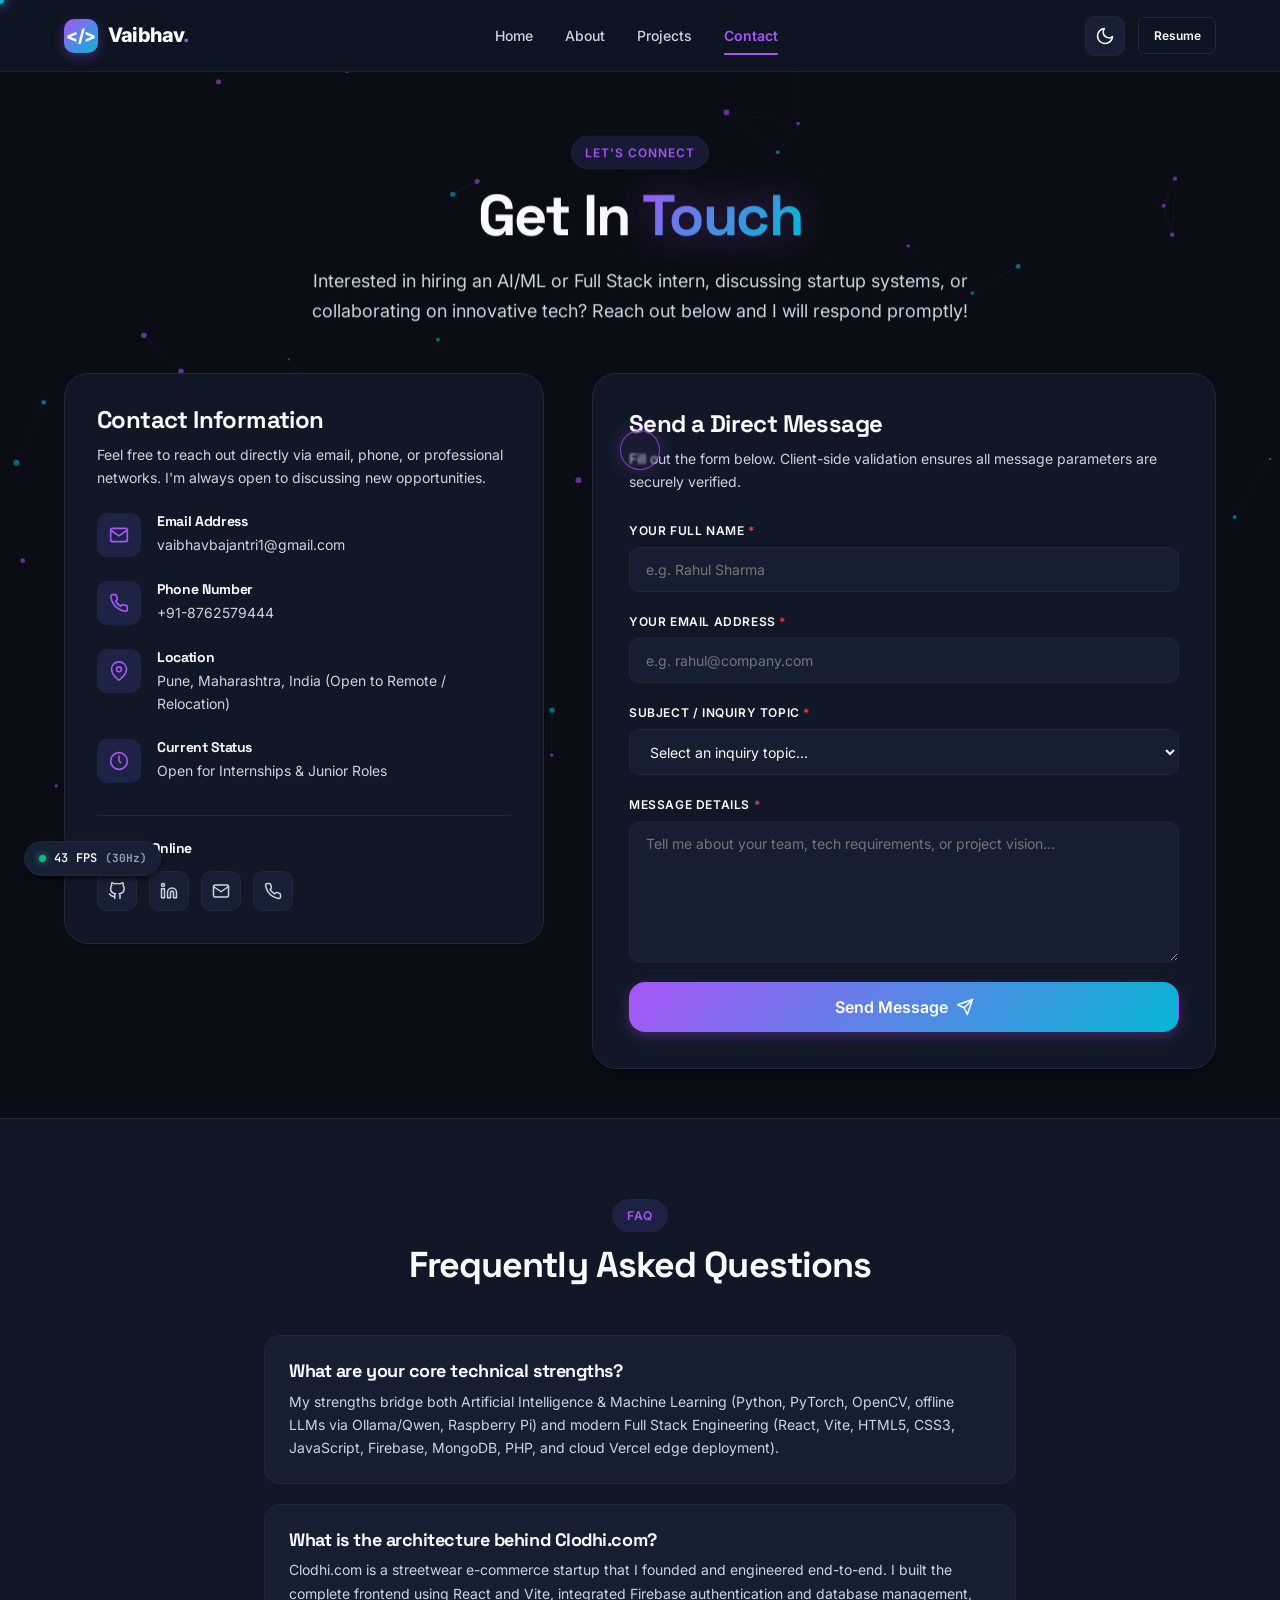
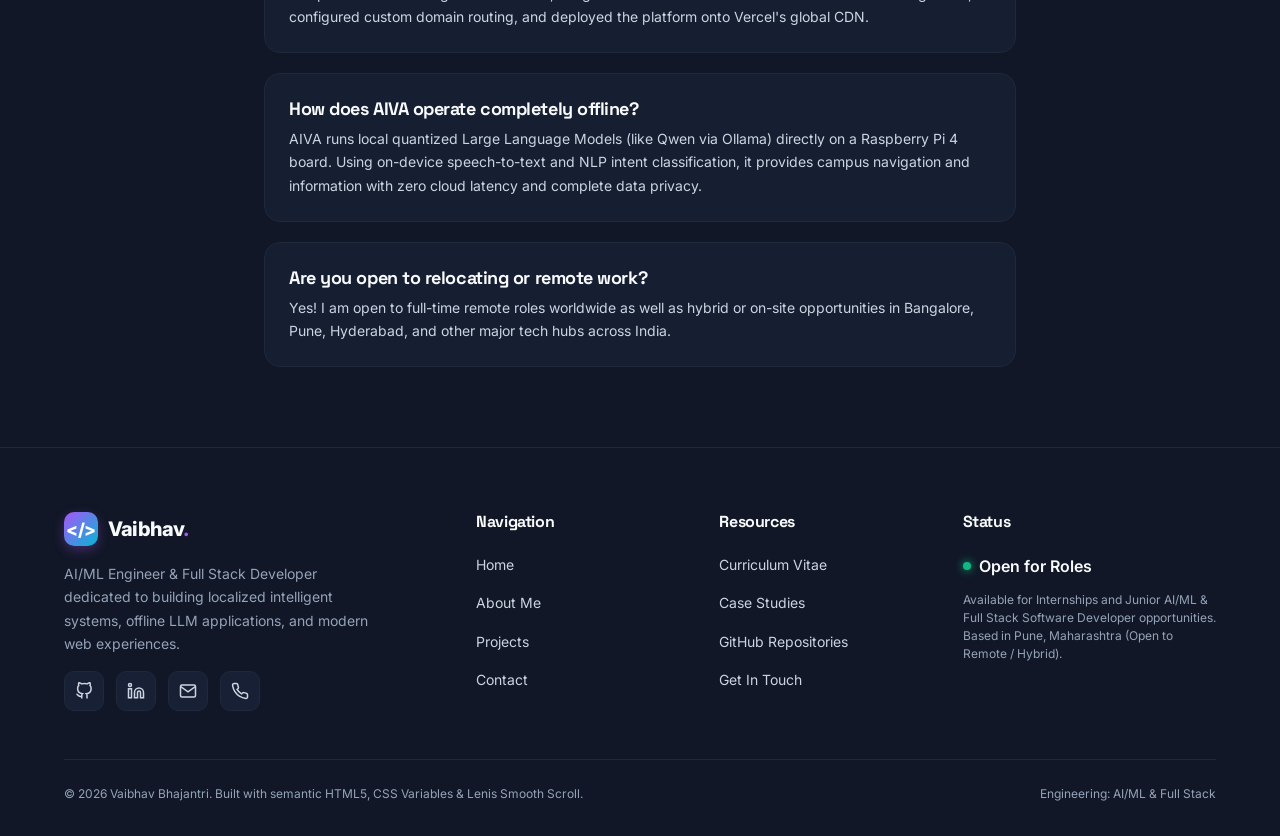
<file: portfolio-website/contact.html>
<!DOCTYPE html>
<html lang="en" data-theme="dark">
<head>
  <meta charset="UTF-8">
  <meta name="viewport" content="width=device-width, initial-scale=1.0">
  <meta name="description" content="Contact Vaibhav Bhajantri — Get in touch for AI/ML engineering roles, full-stack web development, internship opportunities, or technical project collaborations.">
  <title>Contact Me | Vaibhav Bhajantri - AI/ML &amp; Full Stack Developer</title>
  
  <link rel="icon" type="image/svg+xml" href="assets/images/avatar.svg">
  <link rel="stylesheet" href="css/style.css">
  <link rel="stylesheet" href="css/components.css">
</head>
<body>
  <!-- Top Neon Scroll Progress Bar -->
  <div id="scroll-progress" class="scroll-progress-bar" role="progressbar" aria-valuemin="0" aria-valuemax="100" aria-valuenow="0"></div>

  <!-- Custom Cyber Glow Cursor -->
  <div class="cursor-dot" id="cursor-dot"></div>
  <div class="cursor-glow" id="cursor-glow"></div>

  <!-- Interactive Ambient Particle Net Canvas -->
  <canvas id="bg-particles"></canvas>

  <a href="#main-content" class="skip-link">Skip to main content</a>

  <!-- Header -->
  <header class="site-header" role="banner">
    <div class="container header-container">
      <a href="index.html" class="brand-logo" aria-label="Vaibhav Bhajantri Portfolio Home">
        <span class="brand-logo-icon">&lt;/&gt;</span>
        <span>Vaibhav<span class="dot">.</span></span>
      </a>

      <nav class="desktop-nav" role="navigation" aria-label="Main Navigation">
        <a href="index.html" class="nav-link">Home</a>
        <a href="about.html" class="nav-link">About</a>
        <a href="projects.html" class="nav-link">Projects</a>
        <a href="contact.html" class="nav-link active">Contact</a>
      </nav>

      <div class="header-actions">
        <button class="theme-toggle-btn" aria-label="Toggle dark/light mode" title="Toggle theme">
          <svg class="sun-icon" xmlns="http://www.w3.org/2000/svg" viewBox="0 0 24 24" fill="none" stroke="currentColor" stroke-linecap="round" stroke-linejoin="round">
            <circle cx="12" cy="12" r="5"></circle>
            <line x1="12" y1="1" x2="12" y2="3"></line>
            <line x1="12" y1="21" x2="12" y2="23"></line>
            <line x1="4.22" y1="4.22" x2="5.64" y2="5.64"></line>
            <line x1="18.36" y1="18.36" x2="19.78" y2="19.78"></line>
            <line x1="1" y1="12" x2="3" y2="12"></line>
            <line x1="21" y1="12" x2="23" y2="12"></line>
            <line x1="4.22" y1="19.78" x2="5.64" y2="18.36"></line>
            <line x1="18.36" y1="5.64" x2="19.78" y2="4.22"></line>
          </svg>
          <svg class="moon-icon" xmlns="http://www.w3.org/2000/svg" viewBox="0 0 24 24" fill="none" stroke="currentColor" stroke-linecap="round" stroke-linejoin="round">
            <path d="M21 12.79A9 9 0 1 1 11.21 3 7 7 0 0 0 21 12.79z"></path>
          </svg>
        </button>

        <a href="assets/resume.html" class="btn btn-sm btn-outline desktop-only" target="_blank" rel="noopener">Resume</a>

        <button class="mobile-toggle-btn" aria-label="Open mobile navigation menu" aria-expanded="false" aria-controls="mobile-drawer">
          <span></span>
          <span></span>
          <span></span>
        </button>
      </div>
    </div>
  </header>

  <!-- Mobile Drawer -->
  <div id="mobile-drawer" class="mobile-drawer" role="dialog" aria-modal="true" aria-label="Mobile Navigation">
    <a href="index.html" class="mobile-nav-link">Home <span>→</span></a>
    <a href="about.html" class="mobile-nav-link">About <span>→</span></a>
    <a href="projects.html" class="mobile-nav-link">Projects <span>→</span></a>
    <a href="contact.html" class="mobile-nav-link active">Contact <span>→</span></a>
    <div class="mobile-drawer-cta">
      <a href="assets/resume.html" class="btn btn-outline" target="_blank" rel="noopener">View Resume (PDF)</a>
      <a href="contact.html" class="btn btn-primary">Get In Touch</a>
    </div>
  </div>

  <main id="main-content" style="padding-top: calc(var(--header-height) + var(--space-8));">
    
    <!-- Contact Header -->
    <section class="section" style="padding-top: var(--space-8); padding-bottom: var(--space-12);" aria-labelledby="contact-heading">
      <div class="container">
        
        <div class="section-header reveal-up">
          <span class="section-tag">Let's Connect</span>
          <h1 id="contact-heading" class="section-title">
            Get In <span class="gradient-text">Touch</span>
          </h1>
          <p class="section-description">
            Interested in hiring an AI/ML or Full Stack intern, discussing startup systems, or collaborating on innovative tech? Reach out below and I will respond promptly!
          </p>
        </div>

        <!-- Contact Grid: Info & Interactive Form -->
        <div class="contact-grid">
          
          <!-- Column 1: Contact Details & Socials -->
          <aside class="contact-info-card tilt-card reveal-up" data-tilt="true" aria-label="Direct Contact Channels">
            <h2 style="font-size: var(--font-size-xl); margin-bottom: 0.5rem;">Contact Information</h2>
            <p style="font-size: var(--font-size-sm); color: var(--text-secondary); margin-bottom: 1.5rem;">
              Feel free to reach out directly via email, phone, or professional networks. I'm always open to discussing new opportunities.
            </p>

            <div class="contact-method-list">
              
              <!-- Method 1: Email -->
              <div class="contact-method-item">
                <div class="contact-method-icon" aria-hidden="true">
                  <svg xmlns="http://www.w3.org/2000/svg" viewBox="0 0 24 24" fill="none" stroke="currentColor" stroke-width="2" stroke-linecap="round" stroke-linejoin="round">
                    <path d="M4 4h16c1.1 0 2 .9 2 2v12c0 1.1-.9 2-2 2H4c-1.1 0-2-.9-2-2V6c0-1.1.9-2 2-2z"></path>
                    <polyline points="22,6 12,13 2,6"></polyline>
                  </svg>
                </div>
                <div class="contact-method-text">
                  <h4>Email Address</h4>
                  <p><a href="mailto:vaibhavbajantri1@gmail.com">vaibhavbajantri1@gmail.com</a></p>
                </div>
              </div>

              <!-- Method 2: Phone -->
              <div class="contact-method-item">
                <div class="contact-method-icon" aria-hidden="true">
                  <svg xmlns="http://www.w3.org/2000/svg" viewBox="0 0 24 24" fill="none" stroke="currentColor" stroke-width="2" stroke-linecap="round" stroke-linejoin="round">
                    <path d="M22 16.92v3a2 2 0 0 1-2.18 2 19.79 19.79 0 0 1-8.63-3.07 19.5 19.5 0 0 1-6-6 19.79 19.79 0 0 1-3.07-8.67A2 2 0 0 1 4.11 2h3a2 2 0 0 1 2 1.72 12.84 12.84 0 0 0 .7 2.81 2 2 0 0 1-.45 2.11L8.09 9.91a16 16 0 0 0 6 6l1.27-1.27a2 2 0 0 1 2.11-.45 12.84 12.84 0 0 0 2.81.7A2 2 0 0 1 22 16.92z"></path>
                  </svg>
                </div>
                <div class="contact-method-text">
                  <h4>Phone Number</h4>
                  <p><a href="tel:+918762579444">+91-8762579444</a></p>
                </div>
              </div>

              <!-- Method 3: Location -->
              <div class="contact-method-item">
                <div class="contact-method-icon" aria-hidden="true">
                  <svg xmlns="http://www.w3.org/2000/svg" viewBox="0 0 24 24" fill="none" stroke="currentColor" stroke-width="2" stroke-linecap="round" stroke-linejoin="round">
                    <path d="M21 10c0 7-9 13-9 13s-9-6-9-13a9 9 0 0 1 18 0z"></path>
                    <circle cx="12" cy="10" r="3"></circle>
                  </svg>
                </div>
                <div class="contact-method-text">
                  <h4>Location</h4>
                  <p>Pune, Maharashtra, India (Open to Remote / Relocation)</p>
                </div>
              </div>

              <!-- Method 4: Availability Status -->
              <div class="contact-method-item">
                <div class="contact-method-icon" aria-hidden="true">
                  <svg xmlns="http://www.w3.org/2000/svg" viewBox="0 0 24 24" fill="none" stroke="currentColor" stroke-width="2" stroke-linecap="round" stroke-linejoin="round">
                    <circle cx="12" cy="12" r="10"></circle>
                    <polyline points="12 6 12 12 14 14"></polyline>
                  </svg>
                </div>
                <div class="contact-method-text">
                  <h4>Current Status</h4>
                  <p>Open for Internships &amp; Junior Roles</p>
                </div>
              </div>

            </div>

            <!-- Social Links Matrix -->
            <div style="margin-top: 2rem; padding-top: 1.5rem; border-top: 1px solid var(--border-color);">
              <h4 style="font-size: var(--font-size-sm); margin-bottom: 0.85rem;">Find Me Online</h4>
              <div style="display: flex; gap: 0.75rem;">
                <a href="https://github.com/vaibhavsb444" target="_blank" rel="noopener" class="social-icon-btn" aria-label="GitHub Profile">
                  <svg xmlns="http://www.w3.org/2000/svg" viewBox="0 0 24 24" fill="none" stroke="currentColor" stroke-width="2" stroke-linecap="round" stroke-linejoin="round"><path d="M9 19c-5 1.5-5-2.5-7-3m14 6v-3.87a3.37 3.37 0 0 0-.94-2.61c3.14-.35 6.44-1.54 6.44-7A5.44 5.44 0 0 0 20 4.77 5.07 5.07 0 0 0 19.91 1S18.73.65 16 2.48a13.38 13.38 0 0 0-7 0C6.27.65 5.09 1 5.09 1A5.07 5.07 0 0 0 5 4.77a5.44 5.44 0 0 0-1.5 3.78c0 5.42 3.3 6.61 6.44 7A3.37 3.37 0 0 0 9 18.13V22"></path></svg>
                </a>
                <a href="https://linkedin.com/in/vaibhav-bhajantri" target="_blank" rel="noopener" class="social-icon-btn" aria-label="LinkedIn Profile">
                  <svg xmlns="http://www.w3.org/2000/svg" viewBox="0 0 24 24" fill="none" stroke="currentColor" stroke-width="2" stroke-linecap="round" stroke-linejoin="round"><path d="M16 8a6 6 0 0 1 6 6v7h-4v-7a2 2 0 0 0-2-2 2 2 0 0 0-2 2v7h-4v-7a6 6 0 0 1 6-6z"></path><rect x="2" y="9" width="4" height="12"></rect><circle cx="4" cy="4" r="2"></circle></svg>
                </a>
                <a href="mailto:vaibhavbajantri1@gmail.com" class="social-icon-btn" aria-label="Direct Email">
                  <svg xmlns="http://www.w3.org/2000/svg" viewBox="0 0 24 24" fill="none" stroke="currentColor" stroke-width="2" stroke-linecap="round" stroke-linejoin="round"><path d="M4 4h16c1.1 0 2 .9 2 2v12c0 1.1-.9 2-2 2H4c-1.1 0-2-.9-2-2V6c0-1.1.9-2 2-2z"></path><polyline points="22,6 12,13 2,6"></polyline></svg>
                </a>
                <a href="tel:+918762579444" class="social-icon-btn" aria-label="Direct Call">
                  <svg xmlns="http://www.w3.org/2000/svg" viewBox="0 0 24 24" fill="none" stroke="currentColor" stroke-width="2" stroke-linecap="round" stroke-linejoin="round"><path d="M22 16.92v3a2 2 0 0 1-2.18 2 19.79 19.79 0 0 1-8.63-3.07 19.5 19.5 0 0 1-6-6 19.79 19.79 0 0 1-3.07-8.67A2 2 0 0 1 4.11 2h3a2 2 0 0 1 2 1.72 12.84 12.84 0 0 0 .7 2.81 2 2 0 0 1-.45 2.11L8.09 9.91a16 16 0 0 0 6 6l1.27-1.27a2 2 0 0 1 2.11-.45 12.84 12.84 0 0 0 2.81.7A2 2 0 0 1 22 16.92z"></path></svg>
                </a>
              </div>
            </div>

          </aside>

          <!-- Column 2: Interactive Contact Form -->
          <div class="contact-form-container tilt-card reveal-up delay-1" data-tilt="true">
            <h2 style="font-size: var(--font-size-xl); margin-bottom: 0.5rem;">Send a Direct Message</h2>
            <p style="font-size: var(--font-size-sm); color: var(--text-secondary); margin-bottom: 1.75rem;">
              Fill out the form below. Client-side validation ensures all message parameters are securely verified.
            </p>

            <form id="contact-form" class="contact-form" novalidate>
              
              <!-- Name Field -->
              <div class="form-group">
                <label for="contact-name" class="form-label">Your Full Name <span style="color: var(--error);">*</span></label>
                <input type="text" id="contact-name" name="name" class="form-input" placeholder="e.g. Rahul Sharma" required autocomplete="name">
                <span class="form-error" role="alert">Please enter your name (at least 2 characters).</span>
              </div>

              <!-- Email Field -->
              <div class="form-group">
                <label for="contact-email" class="form-label">Your Email Address <span style="color: var(--error);">*</span></label>
                <input type="email" id="contact-email" name="email" class="form-input" placeholder="e.g. rahul@company.com" required autocomplete="email">
                <span class="form-error" role="alert">Please enter a valid email address.</span>
              </div>

              <!-- Subject Field -->
              <div class="form-group">
                <label for="contact-subject" class="form-label">Subject / Inquiry Topic <span style="color: var(--error);">*</span></label>
                <select id="contact-subject" name="subject" class="form-select" required>
                  <option value="" disabled selected>Select an inquiry topic...</option>
                  <option value="AI / ML Internship Opportunity">AI / ML Internship Opportunity</option>
                  <option value="Full-Stack Developer Role">Full-Stack Software Developer Role</option>
                  <option value="Startup / Prototype Collaboration">Startup / Prototype Collaboration</option>
                  <option value="General Networking & Feedback">General Networking &amp; Feedback</option>
                </select>
                <span class="form-error" role="alert">Please select an inquiry topic.</span>
              </div>

              <!-- Message Field -->
              <div class="form-group">
                <label for="contact-message" class="form-label">Message Details <span style="color: var(--error);">*</span></label>
                <textarea id="contact-message" name="message" class="form-textarea" placeholder="Tell me about your team, tech requirements, or project vision..." required></textarea>
                <span class="form-error" role="alert">Please enter a message (at least 10 characters).</span>
              </div>

              <!-- Submit Button -->
              <div>
                <button type="submit" class="btn btn-primary btn-lg" style="width: 100%;">
                  Send Message
                  <svg class="arrow-icon" xmlns="http://www.w3.org/2000/svg" viewBox="0 0 24 24" fill="none" stroke="currentColor" stroke-width="2" stroke-linecap="round" stroke-linejoin="round">
                    <line x1="22" y1="2" x2="11" y2="13"></line>
                    <polygon points="22 2 15 22 11 13 2 9 22 2"></polygon>
                  </svg>
                </button>
              </div>

            </form>
          </div>

        </div>

      </div>
    </section>

    <!-- Frequently Asked Questions -->
    <section class="section" style="background: var(--bg-surface); border-top: 1px solid var(--border-color);" aria-labelledby="faq-heading">
      <div class="container" style="max-width: 800px;">
        <div class="section-header reveal-up">
          <span class="section-tag">FAQ</span>
          <h2 id="faq-heading" class="section-title">Frequently Asked Questions</h2>
        </div>

        <div style="display: flex; flex-direction: column; gap: 1.25rem;" class="reveal-up delay-1">
          <div style="background: var(--bg-subtle); padding: 1.5rem; border-radius: var(--radius-lg); border: 1px solid var(--border-color);">
            <h3 style="font-size: var(--font-size-md); margin-bottom: 0.5rem;">What are your core technical strengths?</h3>
            <p style="font-size: var(--font-size-sm); margin: 0; color: var(--text-secondary);">
              My strengths bridge both Artificial Intelligence &amp; Machine Learning (Python, PyTorch, OpenCV, offline LLMs via Ollama/Qwen, Raspberry Pi) and modern Full Stack Engineering (React, Vite, HTML5, CSS3, JavaScript, Firebase, MongoDB, PHP, and cloud Vercel edge deployment).
            </p>
          </div>

          <div style="background: var(--bg-subtle); padding: 1.5rem; border-radius: var(--radius-lg); border: 1px solid var(--border-color);">
            <h3 style="font-size: var(--font-size-md); margin-bottom: 0.5rem;">What is the architecture behind Clodhi.com?</h3>
            <p style="font-size: var(--font-size-sm); margin: 0; color: var(--text-secondary);">
              Clodhi.com is a streetwear e-commerce startup that I founded and engineered end-to-end. I built the complete frontend using React and Vite, integrated Firebase authentication and database management, configured custom domain routing, and deployed the platform onto Vercel's global CDN.
            </p>
          </div>

          <div style="background: var(--bg-subtle); padding: 1.5rem; border-radius: var(--radius-lg); border: 1px solid var(--border-color);">
            <h3 style="font-size: var(--font-size-md); margin-bottom: 0.5rem;">How does AIVA operate completely offline?</h3>
            <p style="font-size: var(--font-size-sm); margin: 0; color: var(--text-secondary);">
              AIVA runs local quantized Large Language Models (like Qwen via Ollama) directly on a Raspberry Pi 4 board. Using on-device speech-to-text and NLP intent classification, it provides campus navigation and information with zero cloud latency and complete data privacy.
            </p>
          </div>

          <div style="background: var(--bg-subtle); padding: 1.5rem; border-radius: var(--radius-lg); border: 1px solid var(--border-color);">
            <h3 style="font-size: var(--font-size-md); margin-bottom: 0.5rem;">Are you open to relocating or remote work?</h3>
            <p style="font-size: var(--font-size-sm); margin: 0; color: var(--text-secondary);">
              Yes! I am open to full-time remote roles worldwide as well as hybrid or on-site opportunities in Bangalore, Pune, Hyderabad, and other major tech hubs across India.
            </p>
          </div>
        </div>
      </div>
    </section>

  </main>

  <!-- Global Footer -->
  <footer class="site-footer" role="contentinfo">
    <div class="container">
      <div class="footer-top">
        <div class="footer-brand">
          <a href="index.html" class="brand-logo" aria-label="Vaibhav Bhajantri Home">
            <span class="brand-logo-icon">&lt;/&gt;</span>
            <span>Vaibhav<span class="dot">.</span></span>
          </a>
          <p>AI/ML Engineer &amp; Full Stack Developer dedicated to building localized intelligent systems, offline LLM applications, and modern web experiences.</p>
          <div class="footer-social-grid">
            <a href="https://github.com/vaibhavsb444" target="_blank" rel="noopener" class="social-icon-btn" aria-label="GitHub Profile"><svg width="18" height="18" viewBox="0 0 24 24" fill="none" stroke="currentColor" stroke-width="2"><path d="M9 19c-5 1.5-5-2.5-7-3m14 6v-3.87a3.37 3.37 0 0 0-.94-2.61c3.14-.35 6.44-1.54 6.44-7A5.44 5.44 0 0 0 20 4.77 5.07 5.07 0 0 0 19.91 1S18.73.65 16 2.48a13.38 13.38 0 0 0-7 0C6.27.65 5.09 1 5.09 1A5.07 5.07 0 0 0 5 4.77a5.44 5.44 0 0 0-1.5 3.78c0 5.42 3.3 6.61 6.44 7A3.37 3.37 0 0 0 9 18.13V22"></path></svg></a>
            <a href="https://linkedin.com/in/vaibhav-bhajantri" target="_blank" rel="noopener" class="social-icon-btn" aria-label="LinkedIn Profile"><svg width="18" height="18" viewBox="0 0 24 24" fill="none" stroke="currentColor" stroke-width="2"><path d="M16 8a6 6 0 0 1 6 6v7h-4v-7a2 2 0 0 0-2-2 2 2 0 0 0-2 2v7h-4v-7a6 6 0 0 1 6-6z"></path><rect x="2" y="9" width="4" height="12"></rect><circle cx="4" cy="4" r="2"></circle></svg></a>
            <a href="mailto:vaibhavbajantri1@gmail.com" class="social-icon-btn" aria-label="Email Vaibhav"><svg width="18" height="18" viewBox="0 0 24 24" fill="none" stroke="currentColor" stroke-width="2"><path d="M4 4h16c1.1 0 2 .9 2 2v12c0 1.1-.9 2-2 2H4c-1.1 0-2-.9-2-2V6c0-1.1.9-2 2-2z"></path><polyline points="22,6 12,13 2,6"></polyline></svg></a>
            <a href="tel:+918762579444" class="social-icon-btn" aria-label="Call Vaibhav"><svg width="18" height="18" viewBox="0 0 24 24" fill="none" stroke="currentColor" stroke-width="2"><path d="M22 16.92v3a2 2 0 0 1-2.18 2 19.79 19.79 0 0 1-8.63-3.07 19.5 19.5 0 0 1-6-6 19.79 19.79 0 0 1-3.07-8.67A2 2 0 0 1 4.11 2h3a2 2 0 0 1 2 1.72 12.84 12.84 0 0 0 .7 2.81 2 2 0 0 1-.45 2.11L8.09 9.91a16 16 0 0 0 6 6l1.27-1.27a2 2 0 0 1 2.11-.45 12.84 12.84 0 0 0 2.81.7A2 2 0 0 1 22 16.92z"></path></svg></a>
          </div>
        </div>

        <div>
          <h4 class="footer-heading">Navigation</h4>
          <ul class="footer-links">
            <li><a href="index.html">Home</a></li>
            <li><a href="about.html">About Me</a></li>
            <li><a href="projects.html">Projects</a></li>
            <li><a href="contact.html">Contact</a></li>
          </ul>
        </div>

        <div>
          <h4 class="footer-heading">Resources</h4>
          <ul class="footer-links">
            <li><a href="assets/resume.html" target="_blank" rel="noopener">Curriculum Vitae</a></li>
            <li><a href="projects.html">Case Studies</a></li>
            <li><a href="https://github.com/vaibhavsb444" target="_blank" rel="noopener">GitHub Repositories</a></li>
            <li><a href="contact.html">Get In Touch</a></li>
          </ul>
        </div>

        <div>
          <h4 class="footer-heading">Status</h4>
          <div class="footer-bottom-badge" style="margin-bottom: 0.75rem;">
            <span class="pulse-dot"></span>
            <span style="font-weight: 600; color: var(--text-primary);">Open for Roles</span>
          </div>
          <p style="font-size: var(--font-size-xs); color: var(--text-muted); line-height: 1.5;">
            Available for Internships and Junior AI/ML &amp; Full Stack Software Developer opportunities. Based in Pune, Maharashtra (Open to Remote / Hybrid).
          </p>
        </div>
      </div>

      <div class="footer-bottom">
        <div>&copy; 2026 Vaibhav Bhajantri. Built with semantic HTML5, CSS Variables &amp; Lenis Smooth Scroll.</div>
        <div><span>Engineering: AI/ML &amp; Full Stack</span></div>
      </div>
    </div>
  </footer>

  <script src="js/lenis.min.js"></script>
  <script src="js/script.js"></script>
</body>
</html>
</file>
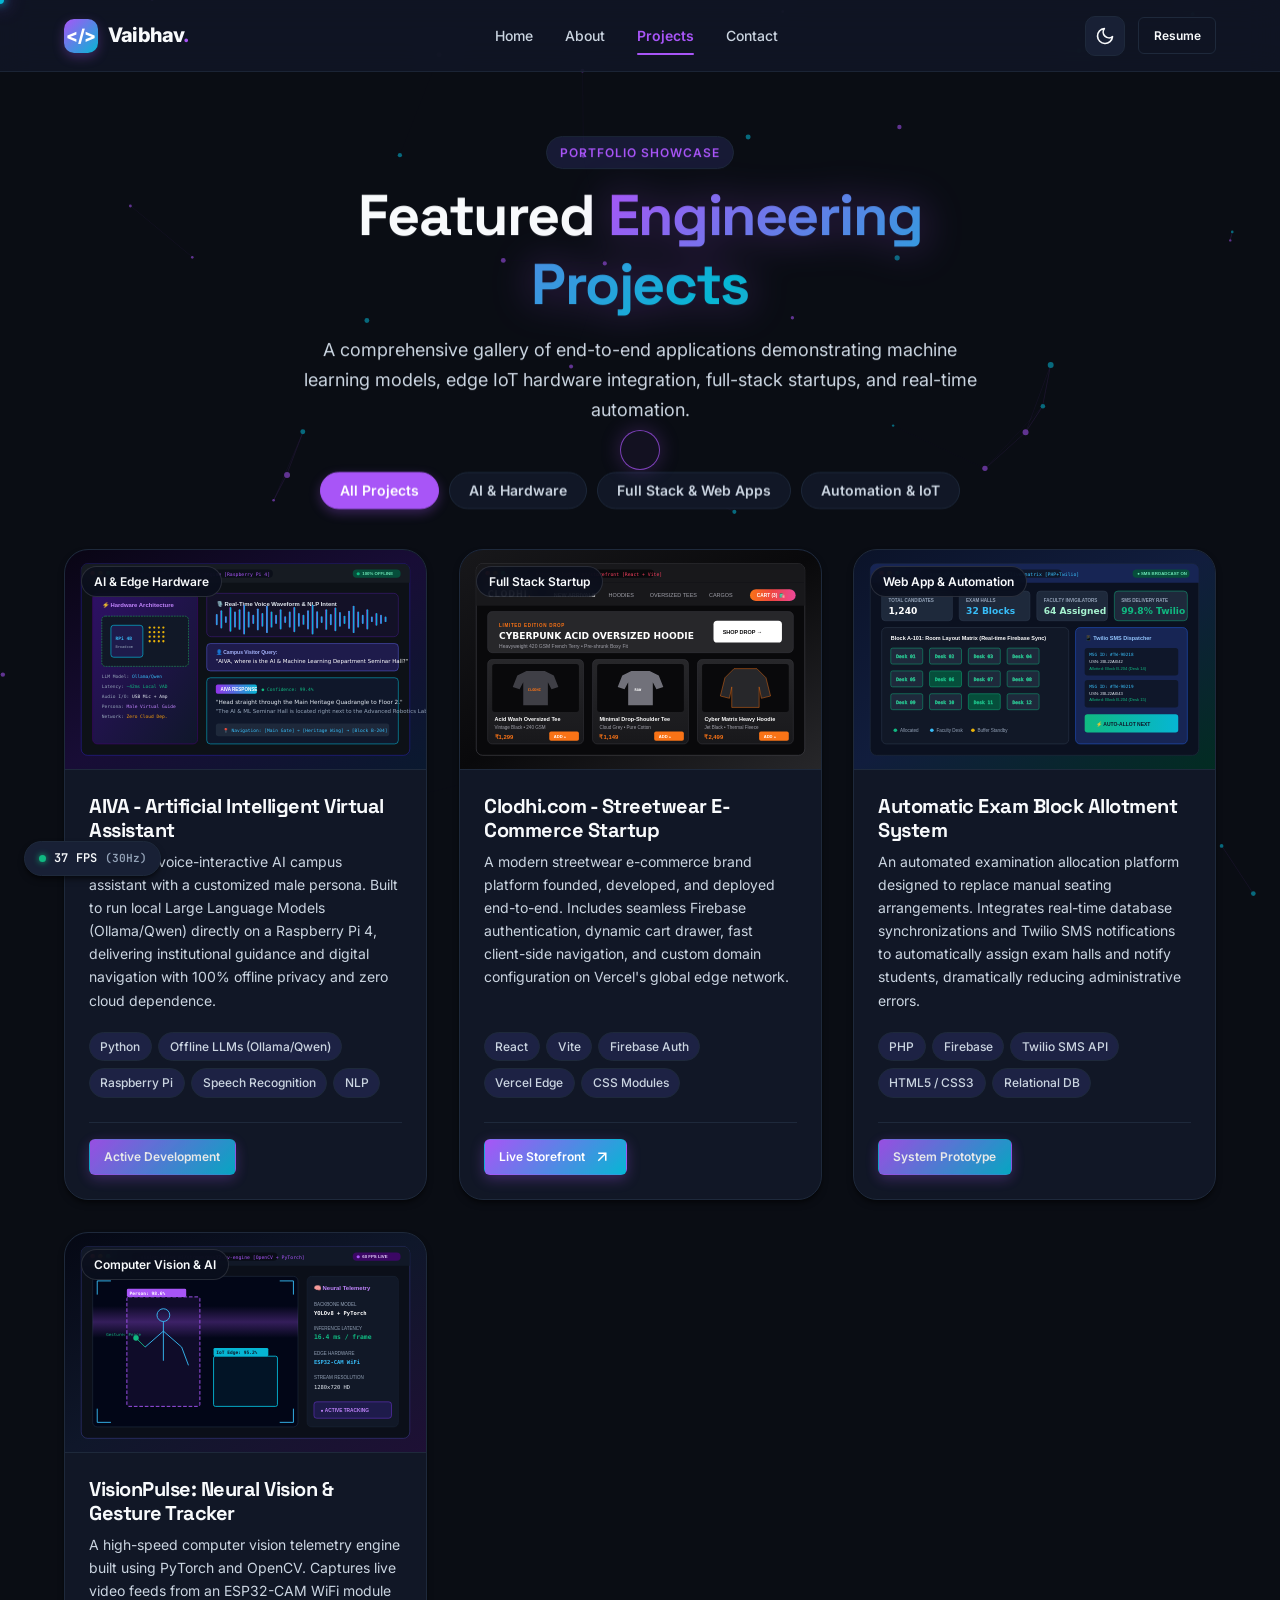
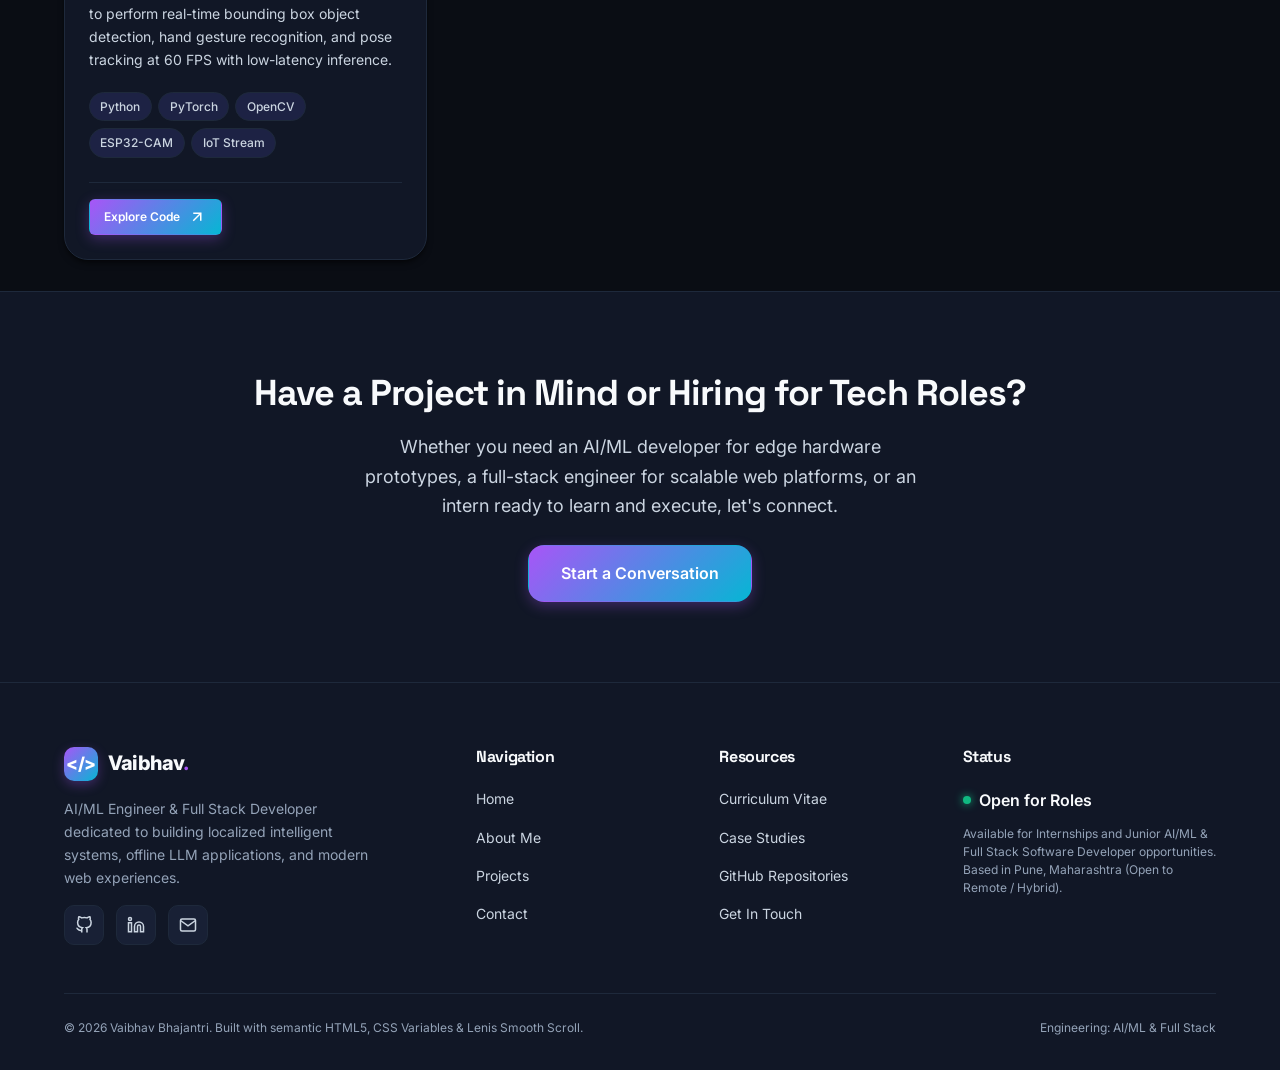
<file: portfolio-website/projects.html>
<!DOCTYPE html>
<html lang="en" data-theme="dark">
<head>
  <meta charset="UTF-8">
  <meta name="viewport" content="width=device-width, initial-scale=1.0">
  <meta name="description" content="Explore Vaibhav Bhajantri's engineering projects — featuring offline AI virtual assistants, full stack e-commerce startups, and automated database platforms.">
  <title>Projects Showcase | Vaibhav Bhajantri - AI/ML &amp; Full Stack</title>
  
  <link rel="icon" type="image/svg+xml" href="assets/images/avatar.svg">
  <link rel="stylesheet" href="css/style.css">
  <link rel="stylesheet" href="css/components.css">
</head>
<body>
  <!-- Top Neon Scroll Progress Bar -->
  <div id="scroll-progress" class="scroll-progress-bar" role="progressbar" aria-valuemin="0" aria-valuemax="100" aria-valuenow="0"></div>

  <!-- Custom Cyber Glow Cursor -->
  <div class="cursor-dot" id="cursor-dot"></div>
  <div class="cursor-glow" id="cursor-glow"></div>

  <!-- Interactive Ambient Particle Net Canvas -->
  <canvas id="bg-particles"></canvas>

  <a href="#main-content" class="skip-link">Skip to main content</a>

  <!-- Header -->
  <header class="site-header" role="banner">
    <div class="container header-container">
      <a href="index.html" class="brand-logo" aria-label="Vaibhav Bhajantri Portfolio Home">
        <span class="brand-logo-icon">&lt;/&gt;</span>
        <span>Vaibhav<span class="dot">.</span></span>
      </a>

      <nav class="desktop-nav" role="navigation" aria-label="Main Navigation">
        <a href="index.html" class="nav-link">Home</a>
        <a href="about.html" class="nav-link">About</a>
        <a href="projects.html" class="nav-link active">Projects</a>
        <a href="contact.html" class="nav-link">Contact</a>
      </nav>

      <div class="header-actions">
        <button class="theme-toggle-btn" aria-label="Toggle dark/light mode" title="Toggle theme">
          <svg class="sun-icon" xmlns="http://www.w3.org/2000/svg" viewBox="0 0 24 24" fill="none" stroke="currentColor" stroke-linecap="round" stroke-linejoin="round">
            <circle cx="12" cy="12" r="5"></circle>
            <line x1="12" y1="1" x2="12" y2="3"></line>
            <line x1="12" y1="21" x2="12" y2="23"></line>
            <line x1="4.22" y1="4.22" x2="5.64" y2="5.64"></line>
            <line x1="18.36" y1="18.36" x2="19.78" y2="19.78"></line>
            <line x1="1" y1="12" x2="3" y2="12"></line>
            <line x1="21" y1="12" x2="23" y2="12"></line>
            <line x1="4.22" y1="19.78" x2="5.64" y2="18.36"></line>
            <line x1="18.36" y1="5.64" x2="19.78" y2="4.22"></line>
          </svg>
          <svg class="moon-icon" xmlns="http://www.w3.org/2000/svg" viewBox="0 0 24 24" fill="none" stroke="currentColor" stroke-linecap="round" stroke-linejoin="round">
            <path d="M21 12.79A9 9 0 1 1 11.21 3 7 7 0 0 0 21 12.79z"></path>
          </svg>
        </button>

        <a href="assets/resume.html" class="btn btn-sm btn-outline desktop-only" target="_blank" rel="noopener">Resume</a>

        <button class="mobile-toggle-btn" aria-label="Open mobile navigation menu" aria-expanded="false" aria-controls="mobile-drawer">
          <span></span>
          <span></span>
          <span></span>
        </button>
      </div>
    </div>
  </header>

  <!-- Mobile Drawer -->
  <div id="mobile-drawer" class="mobile-drawer" role="dialog" aria-modal="true" aria-label="Mobile Navigation">
    <a href="index.html" class="mobile-nav-link">Home <span>→</span></a>
    <a href="about.html" class="mobile-nav-link">About <span>→</span></a>
    <a href="projects.html" class="mobile-nav-link active">Projects <span>→</span></a>
    <a href="contact.html" class="mobile-nav-link">Contact <span>→</span></a>
    <div class="mobile-drawer-cta">
      <a href="assets/resume.html" class="btn btn-outline" target="_blank" rel="noopener">View Resume (PDF)</a>
      <a href="contact.html" class="btn btn-primary">Get In Touch</a>
    </div>
  </div>

  <main id="main-content" style="padding-top: calc(var(--header-height) + var(--space-8));">
    
    <!-- Projects Header Section -->
    <section class="section" style="padding-top: var(--space-8); padding-bottom: var(--space-8);" aria-labelledby="projects-catalog-title">
      <div class="container">
        <div class="section-header reveal-up">
          <span class="section-tag">Portfolio Showcase</span>
          <h1 id="projects-catalog-title" class="section-title">
            Featured <span class="gradient-text">Engineering Projects</span>
          </h1>
          <p class="section-description">
            A comprehensive gallery of end-to-end applications demonstrating machine learning models, edge IoT hardware integration, full-stack startups, and real-time automation.
          </p>
        </div>

        <!-- Category Filter Tabs -->
        <div class="filter-wrapper reveal-up delay-1" role="toolbar" aria-label="Filter projects by category">
          <button class="filter-btn is-active" data-filter="all" aria-pressed="true">All Projects</button>
          <button class="filter-btn" data-filter="ai-hardware" aria-pressed="false">AI &amp; Hardware</button>
          <button class="filter-btn" data-filter="fullstack" aria-pressed="false">Full Stack &amp; Web Apps</button>
          <button class="filter-btn" data-filter="automation" aria-pressed="false">Automation &amp; IoT</button>
        </div>

        <!-- Projects Grid -->
        <div class="projects-grid" id="projects-container">
          
          <!-- Project 1: AIVA -->
          <article class="project-card tilt-card reveal-up" data-tilt="true" data-category="ai-hardware automation" data-accent="ai">
            <div class="project-thumb-box">
              <img src="assets/images/project-aiva.svg" alt="AIVA - Artificial Intelligent Virtual Assistant Interface" loading="lazy">
              <span class="project-category-badge">AI &amp; Edge Hardware</span>
            </div>
            <div class="project-body">
              <h2 class="project-title">AIVA - Artificial Intelligent Virtual Assistant</h2>
              <p class="project-description">
                An offline, voice-interactive AI campus assistant with a customized male persona. Built to run local Large Language Models (Ollama/Qwen) directly on a Raspberry Pi 4, delivering institutional guidance and digital navigation with 100% offline privacy and zero cloud dependence.
              </p>
              <div class="project-tech-list">
                <span class="tech-tag">Python</span>
                <span class="tech-tag">Offline LLMs (Ollama/Qwen)</span>
                <span class="tech-tag">Raspberry Pi</span>
                <span class="tech-tag">Speech Recognition</span>
                <span class="tech-tag">NLP</span>
              </div>
              <div class="project-actions">
                <span class="btn btn-sm btn-primary" style="opacity: 0.9; cursor: default;">Active Development</span>
              </div>
            </div>
          </article>

          <!-- Project 2: Clodhi.com -->
          <article class="project-card tilt-card reveal-up delay-1" data-tilt="true" data-category="fullstack" data-accent="fullstack">
            <div class="project-thumb-box">
              <img src="assets/images/project-clodhi.svg" alt="Clodhi.com Streetwear E-Commerce Platform" loading="lazy">
              <span class="project-category-badge">Full Stack Startup</span>
            </div>
            <div class="project-body">
              <h2 class="project-title">Clodhi.com - Streetwear E-Commerce Startup</h2>
              <p class="project-description">
                A modern streetwear e-commerce brand platform founded, developed, and deployed end-to-end. Includes seamless Firebase authentication, dynamic cart drawer, fast client-side navigation, and custom domain configuration on Vercel's global edge network.
              </p>
              <div class="project-tech-list">
                <span class="tech-tag">React</span>
                <span class="tech-tag">Vite</span>
                <span class="tech-tag">Firebase Auth</span>
                <span class="tech-tag">Vercel Edge</span>
                <span class="tech-tag">CSS Modules</span>
              </div>
              <div class="project-actions">
                <a href="https://clodhi.com" target="_blank" rel="noopener" class="btn btn-sm btn-primary">
                  Live Storefront
                  <svg class="arrow-icon" xmlns="http://www.w3.org/2000/svg" viewBox="0 0 24 24" fill="none" stroke="currentColor" stroke-width="2"><line x1="7" y1="17" x2="17" y2="7"></line><polyline points="7 7 17 7 17 17"></polyline></svg>
                </a>
              </div>
            </div>
          </article>

          <!-- Project 3: Exam Block Allotment -->
          <article class="project-card tilt-card reveal-up delay-2" data-tilt="true" data-category="fullstack automation" data-accent="automation">
            <div class="project-thumb-box">
              <img src="assets/images/project-allotment.svg" alt="Automatic Exam Block Allotment System" loading="lazy">
              <span class="project-category-badge">Web App &amp; Automation</span>
            </div>
            <div class="project-body">
              <h2 class="project-title">Automatic Exam Block Allotment System</h2>
              <p class="project-description">
                An automated examination allocation platform designed to replace manual seating arrangements. Integrates real-time database synchronizations and Twilio SMS notifications to automatically assign exam halls and notify students, dramatically reducing administrative errors.
              </p>
              <div class="project-tech-list">
                <span class="tech-tag">PHP</span>
                <span class="tech-tag">Firebase</span>
                <span class="tech-tag">Twilio SMS API</span>
                <span class="tech-tag">HTML5 / CSS3</span>
                <span class="tech-tag">Relational DB</span>
              </div>
              <div class="project-actions">
                <span class="btn btn-sm btn-primary" style="opacity: 0.9; cursor: default;">System Prototype</span>
              </div>
            </div>
          </article>

          <!-- Project 4: VisionPulse -->
          <article class="project-card tilt-card reveal-up delay-3" data-tilt="true" data-category="ai-hardware automation" data-accent="vision">
            <div class="project-thumb-box">
              <img src="assets/images/project-vision.svg" alt="VisionPulse Real-Time Object &amp; Gesture Detection" loading="lazy">
              <span class="project-category-badge">Computer Vision &amp; AI</span>
            </div>
            <div class="project-body">
              <h2 class="project-title">VisionPulse: Neural Vision &amp; Gesture Tracker</h2>
              <p class="project-description">
                A high-speed computer vision telemetry engine built using PyTorch and OpenCV. Captures live video feeds from an ESP32-CAM WiFi module to perform real-time bounding box object detection, hand gesture recognition, and pose tracking at 60 FPS with low-latency inference.
              </p>
              <div class="project-tech-list">
                <span class="tech-tag">Python</span>
                <span class="tech-tag">PyTorch</span>
                <span class="tech-tag">OpenCV</span>
                <span class="tech-tag">ESP32-CAM</span>
                <span class="tech-tag">IoT Stream</span>
              </div>
              <div class="project-actions">
                <a href="https://github.com/vaibhavsb444" target="_blank" rel="noopener" class="btn btn-sm btn-primary">
                  Explore Code
                  <svg class="arrow-icon" xmlns="http://www.w3.org/2000/svg" viewBox="0 0 24 24" fill="none" stroke="currentColor" stroke-width="2"><line x1="7" y1="17" x2="17" y2="7"></line><polyline points="7 7 17 7 17 17"></polyline></svg>
                </a>
              </div>
            </div>
          </article>

        </div>

      </div>
    </section>

    <!-- Bottom Connect Banner -->
    <section class="section" style="background: var(--bg-surface); border-top: 1px solid var(--border-color);">
      <div class="container" style="text-align: center;">
        <h2 class="section-title reveal-up">Have a Project in Mind or Hiring for Tech Roles?</h2>
        <p class="section-description reveal-up delay-1" style="max-width: 580px; margin: 0 auto 1.5rem auto;">
          Whether you need an AI/ML developer for edge hardware prototypes, a full-stack engineer for scalable web platforms, or an intern ready to learn and execute, let's connect.
        </p>
        <div class="reveal-up delay-2">
          <a href="contact.html" class="btn btn-primary btn-lg">Start a Conversation</a>
        </div>
      </div>
    </section>

  </main>

  <!-- Global Footer -->
  <footer class="site-footer" role="contentinfo">
    <div class="container">
      <div class="footer-top">
        <div class="footer-brand">
          <a href="index.html" class="brand-logo" aria-label="Vaibhav Bhajantri Home">
            <span class="brand-logo-icon">&lt;/&gt;</span>
            <span>Vaibhav<span class="dot">.</span></span>
          </a>
          <p>AI/ML Engineer &amp; Full Stack Developer dedicated to building localized intelligent systems, offline LLM applications, and modern web experiences.</p>
          <div class="footer-social-grid">
            <a href="https://github.com/vaibhavsb444" target="_blank" rel="noopener" class="social-icon-btn" aria-label="GitHub Profile"><svg width="18" height="18" viewBox="0 0 24 24" fill="none" stroke="currentColor" stroke-width="2"><path d="M9 19c-5 1.5-5-2.5-7-3m14 6v-3.87a3.37 3.37 0 0 0-.94-2.61c3.14-.35 6.44-1.54 6.44-7A5.44 5.44 0 0 0 20 4.77 5.07 5.07 0 0 0 19.91 1S18.73.65 16 2.48a13.38 13.38 0 0 0-7 0C6.27.65 5.09 1 5.09 1A5.07 5.07 0 0 0 5 4.77a5.44 5.44 0 0 0-1.5 3.78c0 5.42 3.3 6.61 6.44 7A3.37 3.37 0 0 0 9 18.13V22"></path></svg></a>
            <a href="https://linkedin.com/in/vaibhav-bhajantri" target="_blank" rel="noopener" class="social-icon-btn" aria-label="LinkedIn Profile"><svg width="18" height="18" viewBox="0 0 24 24" fill="none" stroke="currentColor" stroke-width="2"><path d="M16 8a6 6 0 0 1 6 6v7h-4v-7a2 2 0 0 0-2-2 2 2 0 0 0-2 2v7h-4v-7a6 6 0 0 1 6-6z"></path><rect x="2" y="9" width="4" height="12"></rect><circle cx="4" cy="4" r="2"></circle></svg></a>
            <a href="mailto:vaibhavbajantri1@gmail.com" class="social-icon-btn" aria-label="Email Vaibhav"><svg width="18" height="18" viewBox="0 0 24 24" fill="none" stroke="currentColor" stroke-width="2"><path d="M4 4h16c1.1 0 2 .9 2 2v12c0 1.1-.9 2-2 2H4c-1.1 0-2-.9-2-2V6c0-1.1.9-2 2-2z"></path><polyline points="22,6 12,13 2,6"></polyline></svg></a>
          </div>
        </div>

        <div>
          <h4 class="footer-heading">Navigation</h4>
          <ul class="footer-links">
            <li><a href="index.html">Home</a></li>
            <li><a href="about.html">About Me</a></li>
            <li><a href="projects.html">Projects</a></li>
            <li><a href="contact.html">Contact</a></li>
          </ul>
        </div>

        <div>
          <h4 class="footer-heading">Resources</h4>
          <ul class="footer-links">
            <li><a href="assets/resume.html" target="_blank" rel="noopener">Curriculum Vitae</a></li>
            <li><a href="projects.html">Case Studies</a></li>
            <li><a href="https://github.com/vaibhavsb444" target="_blank" rel="noopener">GitHub Repositories</a></li>
            <li><a href="contact.html">Get In Touch</a></li>
          </ul>
        </div>

        <div>
          <h4 class="footer-heading">Status</h4>
          <div class="footer-bottom-badge" style="margin-bottom: 0.75rem;">
            <span class="pulse-dot"></span>
            <span style="font-weight: 600; color: var(--text-primary);">Open for Roles</span>
          </div>
          <p style="font-size: var(--font-size-xs); color: var(--text-muted); line-height: 1.5;">
            Available for Internships and Junior AI/ML &amp; Full Stack Software Developer opportunities. Based in Pune, Maharashtra (Open to Remote / Hybrid).
          </p>
        </div>
      </div>

      <div class="footer-bottom">
        <div>&copy; 2026 Vaibhav Bhajantri. Built with semantic HTML5, CSS Variables &amp; Lenis Smooth Scroll.</div>
        <div><span>Engineering: AI/ML &amp; Full Stack</span></div>
      </div>
    </div>
  </footer>

  <script src="js/lenis.min.js"></script>
  <script src="js/script.js"></script>
</body>
</html>
</file>
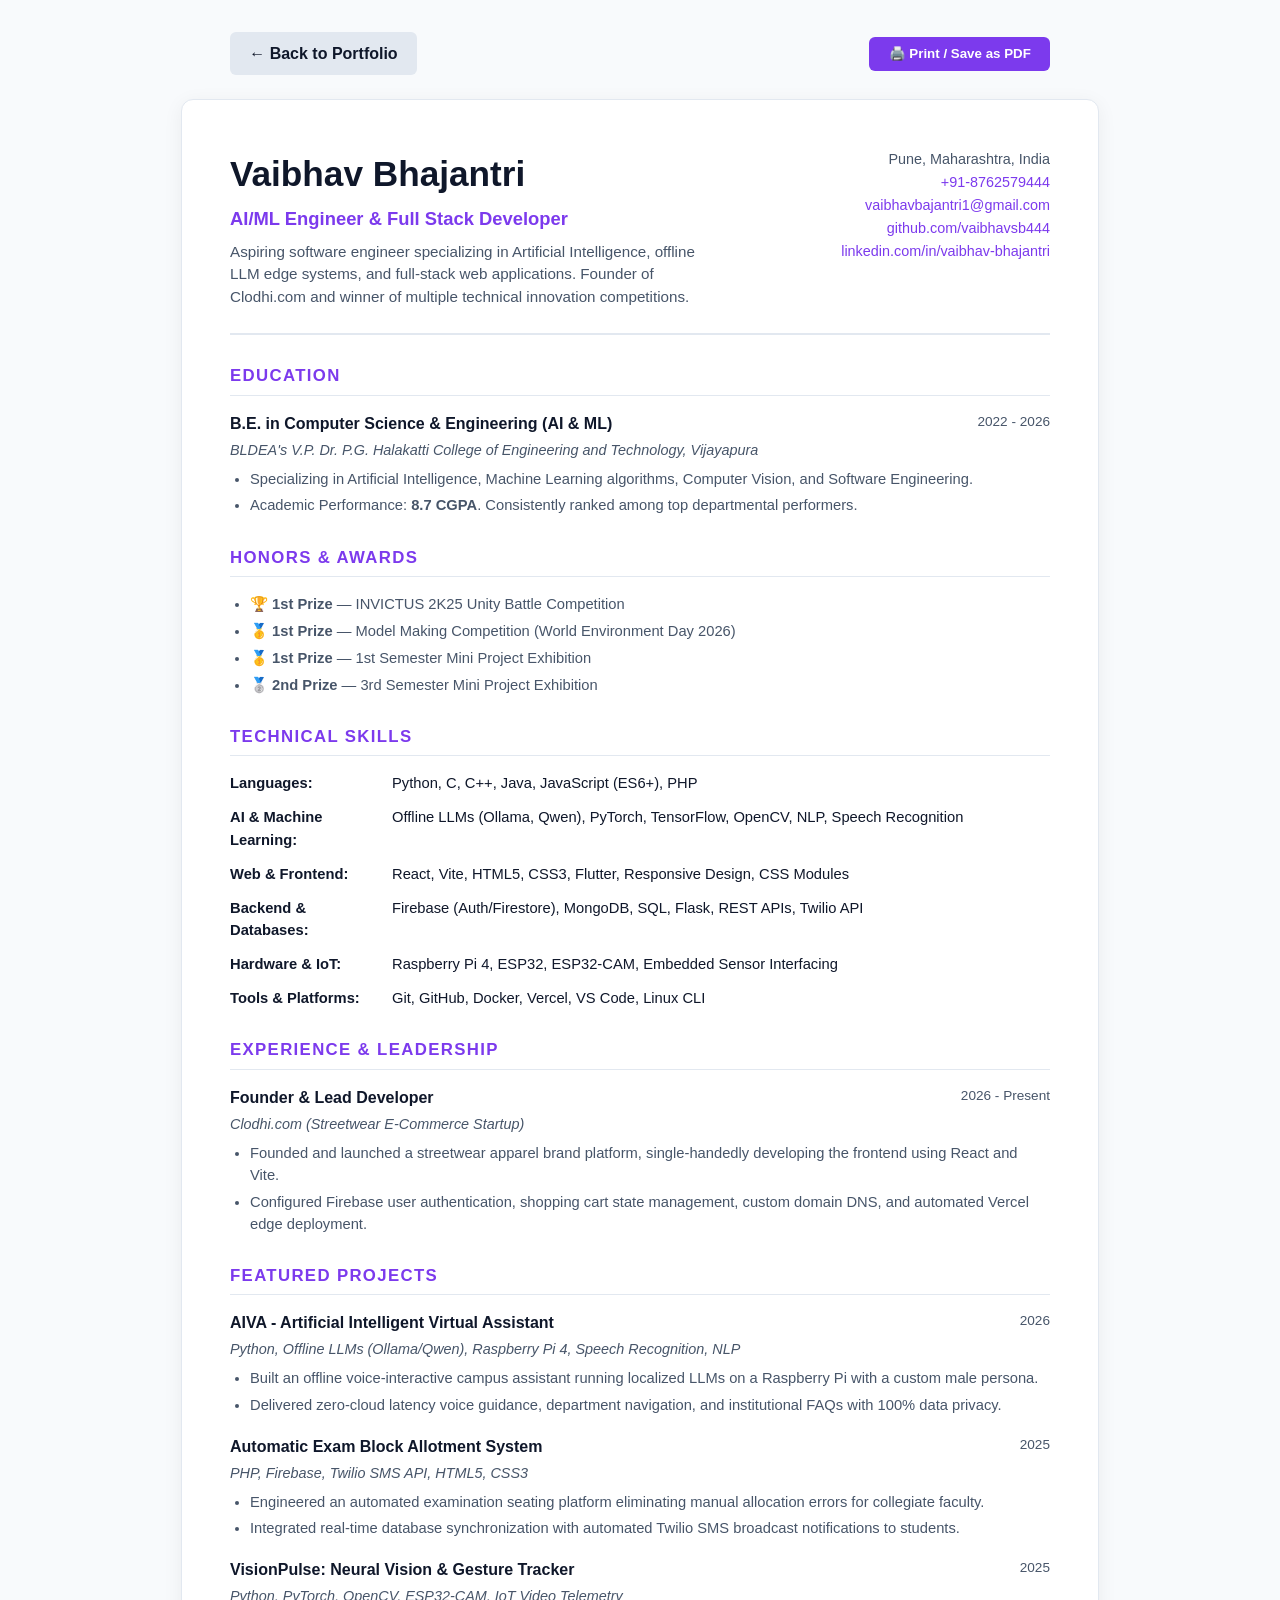
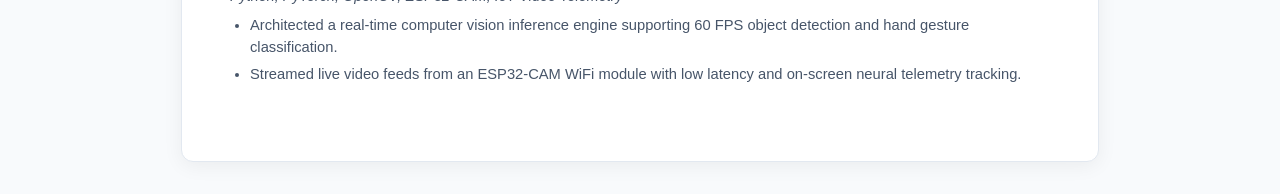
<file: portfolio-website/assets/resume.html>
<!DOCTYPE html>
<html lang="en">
<head>
  <meta charset="UTF-8">
  <meta name="viewport" content="width=device-width, initial-scale=1.0">
  <title>Resume - Vaibhav Bhajantri | AI/ML Engineer &amp; Full Stack Developer</title>
  <style>
    :root {
      --text: #0f172a;
      --muted: #475569;
      --accent: #7c3aed;
      --accent-secondary: #06b6d4;
      --border: #e2e8f0;
      --bg: #ffffff;
    }
    @media print {
      body { padding: 0; background: white; }
      .no-print { display: none !important; }
      .resume-card { box-shadow: none; border: none; padding: 1.5rem 0; }
    }
    body {
      font-family: 'Inter', -apple-system, BlinkMacSystemFont, 'Segoe UI', Roboto, sans-serif;
      line-height: 1.5;
      color: var(--text);
      background: #f8fafc;
      margin: 0;
      padding: 2rem 1rem;
    }
    .resume-card {
      max-width: 820px;
      margin: 0 auto;
      background: var(--bg);
      padding: 3rem;
      border-radius: 12px;
      box-shadow: 0 4px 20px rgba(0,0,0,0.06);
      border: 1px solid var(--border);
    }
    .header {
      display: flex;
      justify-content: space-between;
      align-items: flex-start;
      border-bottom: 2px solid var(--border);
      padding-bottom: 1.5rem;
      margin-bottom: 1.75rem;
    }
    h1 { font-size: 2.2rem; margin: 0 0 0.25rem 0; color: var(--text); font-weight: 800; }
    .title { font-size: 1.15rem; color: var(--accent); font-weight: 600; margin-bottom: 0.5rem; }
    .contact-info { text-align: right; font-size: 0.9rem; color: var(--muted); line-height: 1.6; }
    .contact-info a { color: var(--accent); text-decoration: none; font-weight: 500; }
    .section { margin-bottom: 1.75rem; }
    .section-title {
      font-size: 1.05rem;
      text-transform: uppercase;
      letter-spacing: 0.08em;
      color: var(--accent);
      border-bottom: 1px solid var(--border);
      padding-bottom: 0.4rem;
      margin-bottom: 1rem;
      font-weight: 700;
    }
    .item { margin-bottom: 1.15rem; }
    .item-header { display: flex; justify-content: space-between; margin-bottom: 0.25rem; }
    .item-title { font-weight: 700; font-size: 1rem; }
    .item-date { color: var(--muted); font-size: 0.85rem; font-weight: 500; }
    .item-sub { color: var(--muted); font-size: 0.9rem; margin-bottom: 0.4rem; font-style: italic; }
    ul { margin: 0.35rem 0 0 1.25rem; padding: 0; color: var(--muted); font-size: 0.92rem; }
    li { margin-bottom: 0.3rem; }
    .skills-grid {
      display: grid;
      grid-template-columns: 150px 1fr;
      gap: 0.75rem;
      font-size: 0.92rem;
    }
    .skill-cat { font-weight: 700; color: var(--text); }
    .actions-bar {
      max-width: 820px;
      margin: 0 auto 1.5rem auto;
      display: flex;
      justify-content: space-between;
      align-items: center;
    }
    .btn {
      padding: 0.6rem 1.2rem;
      background: var(--accent);
      color: white;
      border: none;
      border-radius: 6px;
      font-weight: 600;
      cursor: pointer;
      text-decoration: none;
      display: inline-flex;
      align-items: center;
      gap: 0.5rem;
    }
    .btn-secondary { background: #e2e8f0; color: #0f172a; }
    .badge {
      display: inline-block;
      padding: 0.15rem 0.5rem;
      font-size: 0.8rem;
      border-radius: 4px;
      background: #f1f5f9;
      color: #334155;
      font-weight: 600;
      margin-left: 0.5rem;
    }
  </style>
</head>
<body>
  <div class="actions-bar no-print">
    <a href="../index.html" class="btn btn-secondary">← Back to Portfolio</a>
    <button onclick="window.print()" class="btn">🖨️ Print / Save as PDF</button>
  </div>

  <main class="resume-card">
    <header class="header">
      <div>
        <h1>Vaibhav Bhajantri</h1>
        <div class="title">AI/ML Engineer &amp; Full Stack Developer</div>
        <p style="margin:0; color: var(--muted); font-size: 0.95rem; max-width: 480px;">
          Aspiring software engineer specializing in Artificial Intelligence, offline LLM edge systems, and full-stack web applications. Founder of Clodhi.com and winner of multiple technical innovation competitions.
        </p>
      </div>
      <div class="contact-info">
        <div>Pune, Maharashtra, India</div>
        <div><a href="tel:+918762579444">+91-8762579444</a></div>
        <div><a href="mailto:vaibhavbajantri1@gmail.com">vaibhavbajantri1@gmail.com</a></div>
        <div><a href="https://github.com/vaibhavsb444" target="_blank" rel="noopener">github.com/vaibhavsb444</a></div>
        <div><a href="https://linkedin.com/in/vaibhav-bhajantri" target="_blank" rel="noopener">linkedin.com/in/vaibhav-bhajantri</a></div>
      </div>
    </header>

    <!-- Education -->
    <section class="section">
      <div class="section-title">Education</div>
      <div class="item">
        <div class="item-header">
          <span class="item-title">B.E. in Computer Science &amp; Engineering (AI &amp; ML)</span>
          <span class="item-date">2022 - 2026</span>
        </div>
        <div class="item-sub">BLDEA's V.P. Dr. P.G. Halakatti College of Engineering and Technology, Vijayapura</div>
        <ul>
          <li>Specializing in Artificial Intelligence, Machine Learning algorithms, Computer Vision, and Software Engineering.</li>
          <li>Academic Performance: <strong>8.7 CGPA</strong>. Consistently ranked among top departmental performers.</li>
        </ul>
      </div>
    </section>

    <!-- Honors & Awards -->
    <section class="section">
      <div class="section-title">Honors &amp; Awards</div>
      <div class="item">
        <ul>
          <li>🏆 <strong>1st Prize</strong> — INVICTUS 2K25 Unity Battle Competition</li>
          <li>🥇 <strong>1st Prize</strong> — Model Making Competition (World Environment Day 2026)</li>
          <li>🥇 <strong>1st Prize</strong> — 1st Semester Mini Project Exhibition</li>
          <li>🥈 <strong>2nd Prize</strong> — 3rd Semester Mini Project Exhibition</li>
        </ul>
      </div>
    </section>

    <!-- Technical Skills -->
    <section class="section">
      <div class="section-title">Technical Skills</div>
      <div class="skills-grid">
        <div class="skill-cat">Languages:</div>
        <div>Python, C, C++, Java, JavaScript (ES6+), PHP</div>

        <div class="skill-cat">AI &amp; Machine Learning:</div>
        <div>Offline LLMs (Ollama, Qwen), PyTorch, TensorFlow, OpenCV, NLP, Speech Recognition</div>

        <div class="skill-cat">Web &amp; Frontend:</div>
        <div>React, Vite, HTML5, CSS3, Flutter, Responsive Design, CSS Modules</div>

        <div class="skill-cat">Backend &amp; Databases:</div>
        <div>Firebase (Auth/Firestore), MongoDB, SQL, Flask, REST APIs, Twilio API</div>

        <div class="skill-cat">Hardware &amp; IoT:</div>
        <div>Raspberry Pi 4, ESP32, ESP32-CAM, Embedded Sensor Interfacing</div>

        <div class="skill-cat">Tools &amp; Platforms:</div>
        <div>Git, GitHub, Docker, Vercel, VS Code, Linux CLI</div>
      </div>
    </section>

    <!-- Experience & Startup -->
    <section class="section">
      <div class="section-title">Experience &amp; Leadership</div>
      <div class="item">
        <div class="item-header">
          <span class="item-title">Founder &amp; Lead Developer</span>
          <span class="item-date">2026 - Present</span>
        </div>
        <div class="item-sub">Clodhi.com (Streetwear E-Commerce Startup)</div>
        <ul>
          <li>Founded and launched a streetwear apparel brand platform, single-handedly developing the frontend using React and Vite.</li>
          <li>Configured Firebase user authentication, shopping cart state management, custom domain DNS, and automated Vercel edge deployment.</li>
        </ul>
      </div>
    </section>

    <!-- Featured Projects -->
    <section class="section">
      <div class="section-title">Featured Projects</div>
      
      <div class="item">
        <div class="item-header">
          <span class="item-title">AIVA - Artificial Intelligent Virtual Assistant</span>
          <span class="item-date">2026</span>
        </div>
        <div class="item-sub">Python, Offline LLMs (Ollama/Qwen), Raspberry Pi 4, Speech Recognition, NLP</div>
        <ul>
          <li>Built an offline voice-interactive campus assistant running localized LLMs on a Raspberry Pi with a custom male persona.</li>
          <li>Delivered zero-cloud latency voice guidance, department navigation, and institutional FAQs with 100% data privacy.</li>
        </ul>
      </div>

      <div class="item">
        <div class="item-header">
          <span class="item-title">Automatic Exam Block Allotment System</span>
          <span class="item-date">2025</span>
        </div>
        <div class="item-sub">PHP, Firebase, Twilio SMS API, HTML5, CSS3</div>
        <ul>
          <li>Engineered an automated examination seating platform eliminating manual allocation errors for collegiate faculty.</li>
          <li>Integrated real-time database synchronization with automated Twilio SMS broadcast notifications to students.</li>
        </ul>
      </div>

      <div class="item">
        <div class="item-header">
          <span class="item-title">VisionPulse: Neural Vision &amp; Gesture Tracker</span>
          <span class="item-date">2025</span>
        </div>
        <div class="item-sub">Python, PyTorch, OpenCV, ESP32-CAM, IoT Video Telemetry</div>
        <ul>
          <li>Architected a real-time computer vision inference engine supporting 60 FPS object detection and hand gesture classification.</li>
          <li>Streamed live video feeds from an ESP32-CAM WiFi module with low latency and on-screen neural telemetry tracking.</li>
        </ul>
      </div>
    </section>
  </main>
</body>
</html>
</file>
<file: css-challenge/style.css>
/* ==========================================================================
   TASK 3: CSS CHALLENGE - MASTER STYLESHEET
   Pure Vanilla CSS3 | Modern Luxury Dark Theme | Responsive Layout Primitives
   Hyper-Polished Visual Effects, GPU Keyframe Motions & Lenis Smooth Physics
   ========================================================================== */

/* --------------------------------------------------------------------------
   1. DESIGN TOKENS & CSS CUSTOM PROPERTIES
   -------------------------------------------------------------------------- */
:root {
  /* Surface & Background Colors */
  --bg-base: #06080d;
  --bg-primary: #0a0e17;
  --bg-secondary: #111724;
  --bg-surface: #161f31;
  --bg-surface-elevated: #1c273e;
  --bg-card: rgba(17, 23, 36, 0.78);
  --bg-card-hover: rgba(24, 33, 52, 0.9);

  /* Border & Glassmorphic Outlines */
  --border-subtle: rgba(255, 255, 255, 0.08);
  --border-light: rgba(255, 255, 255, 0.14);
  --border-focus: rgba(99, 102, 241, 0.6);
  --border-glow-cyan: rgba(6, 182, 212, 0.5);
  --border-glow-indigo: rgba(99, 102, 241, 0.5);

  /* Brand Accents & Gradients */
  --accent-cyan: #06b6d4;
  --accent-cyan-hover: #22d3ee;
  --accent-cyan-rgb: 6, 182, 212;

  --accent-indigo: #6366f1;
  --accent-indigo-hover: #818cf8;
  --accent-indigo-rgb: 99, 102, 241;

  --accent-violet: #8b5cf6;
  --accent-violet-rgb: 139, 92, 246;

  --accent-emerald: #10b981;
  --accent-emerald-rgb: 16, 185, 129;

  --accent-amber: #f59e0b;
  --accent-rose: #f43f5e;
  --accent-magenta: #ec4899;

  /* Typography Colors */
  --text-primary: #f8fafc;
  --text-secondary: #94a3b8;
  --text-muted: #64748b;
  --text-dim: #475569;

  /* Typography Scale */
  --font-sans: 'Plus Jakarta Sans', system-ui, -apple-system, BlinkMacSystemFont, 'Segoe UI', Roboto, sans-serif;
  --font-display: 'Outfit', var(--font-sans);
  --font-mono: 'JetBrains Mono', 'Fira Code', monospace;

  /* Spacing System */
  --space-2xs: 0.25rem;  /* 4px */
  --space-xs: 0.5rem;    /* 8px */
  --space-sm: 0.75rem;   /* 12px */
  --space-md: 1rem;      /* 16px */
  --space-lg: 1.5rem;    /* 24px */
  --space-xl: 2rem;      /* 32px */
  --space-2xl: 3rem;     /* 48px */
  --space-3xl: 4.5rem;   /* 72px */

  /* Border Radii */
  --radius-xs: 6px;
  --radius-sm: 10px;
  --radius-md: 16px;
  --radius-lg: 24px;
  --radius-xl: 32px;
  --radius-pill: 9999px;

  /* Multi-stop Layered Shadows */
  --shadow-sm: 0 2px 8px rgba(0, 0, 0, 0.4);
  --shadow-md: 0 8px 24px -4px rgba(0, 0, 0, 0.6);
  --shadow-lg: 0 20px 45px -8px rgba(0, 0, 0, 0.75);
  --shadow-glow-cyan: 0 0 35px -5px rgba(6, 182, 212, 0.4);
  --shadow-glow-indigo: 0 0 35px -5px rgba(99, 102, 241, 0.4);
  --shadow-glow-violet: 0 0 35px -5px rgba(139, 92, 246, 0.4);

  /* Animation Timings */
  --transition-fast: 0.15s cubic-bezier(0.4, 0, 0.2, 1);
  --transition-normal: 0.3s cubic-bezier(0.16, 1, 0.3, 1);
  --transition-smooth: 0.5s cubic-bezier(0.16, 1, 0.3, 1);
  --transition-bounce: 0.5s cubic-bezier(0.34, 1.56, 0.64, 1);
}

/* --------------------------------------------------------------------------
   2. LENIS SMOOTH SCROLL STYLES
   -------------------------------------------------------------------------- */
html.lenis, html.lenis body {
  height: auto;
}

.lenis.lenis-smooth {
  scroll-behavior: auto !important;
}

.lenis.lenis-smooth [data-lenis-prevent] {
  overscroll-behavior: contain;
}

.lenis.lenis-stopped {
  overflow: hidden;
}

.lenis.lenis-scrolling iframe {
  pointer-events: none;
}

/* --------------------------------------------------------------------------
   3. GLOBAL RESET & ATMOSPHERIC STYLES
   -------------------------------------------------------------------------- */
*, *::before, *::after {
  box-sizing: border-box;
  margin: 0;
  padding: 0;
}

html {
  color-scheme: dark;
  font-size: 16px;
  text-rendering: optimizeLegibility;
  -webkit-font-smoothing: antialiased;
}

body {
  font-family: var(--font-sans);
  background-color: var(--bg-base);
  color: var(--text-primary);
  line-height: 1.6;
  min-height: 100vh;
  overflow-x: hidden;
  position: relative;
  background-image: 
    radial-gradient(rgba(255, 255, 255, 0.05) 1px, transparent 1px),
    radial-gradient(rgba(6, 182, 212, 0.04) 1px, transparent 1px);
  background-size: 40px 40px, 80px 80px;
  background-position: 0 0, 20px 20px;
}

/* Ambient Moving Aurora Mesh */
body::before {
  content: '';
  position: fixed;
  top: -20vw;
  left: 10%;
  width: 70vw;
  height: 60vw;
  border-radius: 50%;
  background: radial-gradient(circle, rgba(99, 102, 241, 0.15) 0%, rgba(6, 182, 212, 0.08) 40%, transparent 70%);
  pointer-events: none;
  z-index: -1;
  filter: blur(100px);
  animation: auroraFloat1 18s ease-in-out infinite alternate;
}

body::after {
  content: '';
  position: fixed;
  bottom: -15vw;
  right: 5%;
  width: 65vw;
  height: 65vw;
  border-radius: 50%;
  background: radial-gradient(circle, rgba(139, 92, 246, 0.14) 0%, rgba(236, 72, 153, 0.06) 45%, transparent 70%);
  pointer-events: none;
  z-index: -1;
  filter: blur(110px);
  animation: auroraFloat2 22s ease-in-out infinite alternate;
}

@keyframes auroraFloat1 {
  0% { transform: translate(0, 0) scale(1); }
  50% { transform: translate(6vw, 4vw) scale(1.1); }
  100% { transform: translate(-4vw, 8vw) scale(0.95); }
}

@keyframes auroraFloat2 {
  0% { transform: translate(0, 0) scale(1); }
  50% { transform: translate(-8vw, -5vw) scale(1.12); }
  100% { transform: translate(5vw, -3vw) scale(0.92); }
}

/* Interactive Cursor Spotlight Follower */
.cursor-ambient-glow {
  position: fixed;
  width: 500px;
  height: 500px;
  border-radius: 50%;
  pointer-events: none;
  background: radial-gradient(circle, rgba(6, 182, 212, 0.12) 0%, rgba(99, 102, 241, 0.05) 40%, transparent 70%);
  transform: translate(-50%, -50%);
  z-index: 1;
  filter: blur(40px);
  transition: opacity 0.4s ease, transform 0.12s cubic-bezier(0.2, 0, 0.2, 1);
  mix-blend-mode: screen;
  will-change: transform;
}

/* Typography Base */
h1, h2, h3, h4, h5, h6 {
  font-family: var(--font-display);
  font-weight: 700;
  color: var(--text-primary);
  line-height: 1.2;
  letter-spacing: -0.02em;
}

p {
  color: var(--text-secondary);
}

a {
  color: inherit;
  text-decoration: none;
}

button {
  font-family: inherit;
  cursor: pointer;
  border: none;
  background: none;
}

/* --------------------------------------------------------------------------
   4. APP WRAPPER & CONTAINER LAYOUT
   -------------------------------------------------------------------------- */
.container {
  width: 100%;
  max-width: 1240px;
  margin-left: auto;
  margin-right: auto;
  padding-left: var(--space-lg);
  padding-right: var(--space-lg);
  position: relative;
  z-index: 2;
}

/* Device Viewport Simulation Mode */
.page-wrapper {
  width: 100%;
  transition: max-width var(--transition-normal), margin var(--transition-normal);
}

.page-wrapper.viewport-desktop {
  max-width: 1200px;
  margin: var(--space-lg) auto;
  border: 1px solid var(--border-light);
  border-radius: var(--radius-lg);
  box-shadow: 0 0 80px rgba(0, 0, 0, 0.9);
  overflow: hidden;
}

.page-wrapper.viewport-tablet {
  max-width: 768px;
  margin: var(--space-lg) auto;
  border: 1px solid var(--border-light);
  border-radius: var(--radius-lg);
  box-shadow: 0 0 80px rgba(0, 0, 0, 0.9);
  overflow: hidden;
}

.page-wrapper.viewport-mobile {
  max-width: 375px;
  margin: var(--space-lg) auto;
  border: 1px solid var(--border-light);
  border-radius: var(--radius-lg);
  box-shadow: 0 0 80px rgba(0, 0, 0, 0.9);
  overflow: hidden;
}

/* --------------------------------------------------------------------------
   5. HEADER & NAVIGATION (Glassmorphic Luxury Topbar)
   -------------------------------------------------------------------------- */
.site-header {
  position: sticky;
  top: 0;
  z-index: 100;
  background: rgba(10, 14, 23, 0.85);
  backdrop-filter: blur(20px);
  -webkit-backdrop-filter: blur(20px);
  border-bottom: 1px solid var(--border-subtle);
  transition: all var(--transition-normal);
}

.site-header .container {
  display: flex;
  align-items: center;
  justify-content: space-between;
  height: 72px;
  gap: var(--space-md);
}

.brand {
  display: flex;
  align-items: center;
  gap: var(--space-sm);
  font-weight: 800;
  font-size: 1.15rem;
  letter-spacing: -0.01em;
}

.brand-icon {
  width: 38px;
  height: 38px;
  border-radius: var(--radius-sm);
  background: linear-gradient(135deg, var(--accent-cyan), var(--accent-indigo));
  display: flex;
  align-items: center;
  justify-content: center;
  box-shadow: 0 0 20px rgba(6, 182, 212, 0.5);
  animation: pulseBrand 3s infinite alternate;
}

@keyframes pulseBrand {
  0% { transform: scale(1); box-shadow: 0 0 15px rgba(6, 182, 212, 0.4); }
  100% { transform: scale(1.05); box-shadow: 0 0 25px rgba(99, 102, 241, 0.6); }
}

.brand-icon svg {
  width: 22px;
  height: 22px;
  fill: #fff;
}

.brand-badge {
  font-size: 0.7rem;
  text-transform: uppercase;
  letter-spacing: 0.08em;
  padding: 3px 9px;
  border-radius: var(--radius-pill);
  background: rgba(99, 102, 241, 0.18);
  border: 1px solid rgba(99, 102, 241, 0.4);
  color: var(--accent-indigo-hover);
  font-weight: 700;
}

/* Navigation Tabs */
.nav-links {
  display: flex;
  align-items: center;
  gap: var(--space-xs);
  list-style: none;
  background: rgba(255, 255, 255, 0.04);
  padding: 5px;
  border-radius: var(--radius-pill);
  border: 1px solid var(--border-subtle);
}

.nav-link {
  padding: 8px 18px;
  border-radius: var(--radius-pill);
  font-size: 0.875rem;
  font-weight: 600;
  color: var(--text-secondary);
  transition: all var(--transition-fast);
  display: flex;
  align-items: center;
  gap: 6px;
  position: relative;
}

.nav-link:hover {
  color: var(--text-primary);
  background: rgba(255, 255, 255, 0.08);
}

.nav-link.active {
  color: #fff;
  background: linear-gradient(135deg, rgba(99, 102, 241, 0.9), rgba(6, 182, 212, 0.9));
  box-shadow: 0 4px 16px rgba(99, 102, 241, 0.4);
}

/* Viewport Simulator Bar */
.viewport-controls {
  display: flex;
  align-items: center;
  gap: 6px;
  background: rgba(0, 0, 0, 0.4);
  padding: 4px;
  border-radius: var(--radius-sm);
  border: 1px solid var(--border-subtle);
}

.viewport-btn {
  padding: 6px 12px;
  border-radius: var(--radius-xs);
  font-size: 0.75rem;
  font-weight: 600;
  color: var(--text-muted);
  transition: all var(--transition-fast);
  display: flex;
  align-items: center;
  gap: 5px;
}

.viewport-btn:hover {
  color: var(--text-primary);
  background: rgba(255, 255, 255, 0.08);
}

.viewport-btn.active {
  color: var(--accent-cyan);
  background: rgba(6, 182, 212, 0.16);
  border: 1px solid rgba(6, 182, 212, 0.4);
  box-shadow: 0 0 10px rgba(6, 182, 212, 0.2);
}

/* --------------------------------------------------------------------------
   6. HERO BANNER
   -------------------------------------------------------------------------- */
.hero-section {
  padding-top: var(--space-3xl);
  padding-bottom: var(--space-2xl);
  text-align: center;
  position: relative;
}

.hero-pill {
  display: inline-flex;
  align-items: center;
  gap: var(--space-xs);
  padding: 7px 18px;
  border-radius: var(--radius-pill);
  background: rgba(255, 255, 255, 0.05);
  border: 1px solid var(--border-light);
  font-size: 0.825rem;
  font-weight: 600;
  color: var(--accent-cyan);
  margin-bottom: var(--space-md);
  letter-spacing: 0.02em;
  box-shadow: 0 0 20px rgba(6, 182, 212, 0.15);
}

.hero-pill .pulse-dot {
  width: 8px;
  height: 8px;
  border-radius: 50%;
  background-color: var(--accent-emerald);
  box-shadow: 0 0 10px var(--accent-emerald);
  animation: pulseBeacon 2s infinite;
}

.hero-title {
  font-size: clamp(2.4rem, 5.5vw, 4.2rem);
  font-weight: 800;
  letter-spacing: -0.035em;
  margin-bottom: var(--space-md);
  line-height: 1.15;
}

.gradient-text {
  background: linear-gradient(135deg, #ffffff 25%, var(--accent-cyan) 65%, var(--accent-indigo) 100%);
  -webkit-background-clip: text;
  background-clip: text;
  -webkit-text-fill-color: transparent;
  display: inline-block;
  filter: drop-shadow(0 0 30px rgba(6, 182, 212, 0.3));
}

.hero-subtitle {
  font-size: clamp(1.05rem, 2vw, 1.3rem);
  max-width: 720px;
  margin: 0 auto var(--space-xl);
  color: var(--text-secondary);
  line-height: 1.7;
}

.hero-badges-row {
  display: flex;
  justify-content: center;
  align-items: center;
  gap: var(--space-sm);
  flex-wrap: wrap;
  margin-bottom: var(--space-xl);
}

.tech-chip {
  display: inline-flex;
  align-items: center;
  gap: 6px;
  font-family: var(--font-mono);
  font-size: 0.78rem;
  padding: 5px 12px;
  border-radius: var(--radius-pill);
  background: rgba(17, 23, 36, 0.7);
  border: 1px solid var(--border-subtle);
  color: var(--text-secondary);
}

.tech-chip.highlight {
  border-color: rgba(99, 102, 241, 0.4);
  color: var(--accent-indigo-hover);
  background: rgba(99, 102, 241, 0.1);
}

.screenshot-badges {
  display: flex;
  flex-wrap: wrap;
  justify-content: center;
  gap: var(--space-sm);
  margin-top: var(--space-md);
}

.screenshot-tag {
  display: inline-flex;
  align-items: center;
  gap: 6px;
  font-family: var(--font-mono);
  font-size: 0.78rem;
  padding: 4px 14px;
  border-radius: var(--radius-pill);
  background: rgba(13, 18, 29, 0.85);
  border: 1px solid var(--border-subtle);
  color: var(--text-muted);
}

.screenshot-tag span {
  color: var(--accent-cyan);
  font-weight: 600;
}

/* --------------------------------------------------------------------------
   7. SCROLL REVEAL ANIMATIONS
   -------------------------------------------------------------------------- */
.reveal-on-scroll {
  opacity: 0;
  transform: translateY(35px) scale(0.98);
  transition: opacity 0.8s cubic-bezier(0.16, 1, 0.3, 1),
              transform 0.8s cubic-bezier(0.16, 1, 0.3, 1);
  will-change: opacity, transform;
}

.reveal-on-scroll.is-revealed {
  opacity: 1;
  transform: translateY(0) scale(1);
}

/* --------------------------------------------------------------------------
   8. SECTION HEADERS & REAL-TIME STATE INSPECTORS
   -------------------------------------------------------------------------- */
.challenge-section {
  padding-top: var(--space-3xl);
  padding-bottom: var(--space-3xl);
  border-top: 1px solid var(--border-subtle);
  position: relative;
  /* Modern CSS Container Query Context */
  container-type: inline-size;
  container-name: challenge-container;
}

.section-header {
  margin-bottom: var(--space-2xl);
  display: flex;
  flex-direction: column;
  gap: var(--space-xs);
}

.section-header-top {
  display: flex;
  align-items: center;
  justify-content: space-between;
  flex-wrap: wrap;
  gap: var(--space-md);
}

.header-badges-cluster {
  display: flex;
  align-items: center;
  gap: var(--space-sm);
  flex-wrap: wrap;
}

.task-badge {
  display: inline-flex;
  align-items: center;
  gap: 6px;
  font-family: var(--font-mono);
  font-size: 0.75rem;
  text-transform: uppercase;
  font-weight: 700;
  letter-spacing: 0.06em;
  padding: 5px 14px;
  border-radius: var(--radius-pill);
}

.badge-flexbox {
  background: rgba(6, 182, 212, 0.14);
  border: 1px solid rgba(6, 182, 212, 0.4);
  color: var(--accent-cyan);
  box-shadow: 0 0 15px rgba(6, 182, 212, 0.2);
}

.badge-grid {
  background: rgba(99, 102, 241, 0.14);
  border: 1px solid rgba(99, 102, 241, 0.4);
  color: var(--accent-indigo-hover);
  box-shadow: 0 0 15px rgba(99, 102, 241, 0.2);
}

.badge-animation {
  background: rgba(139, 92, 246, 0.14);
  border: 1px solid rgba(139, 92, 246, 0.4);
  color: var(--accent-violet);
  box-shadow: 0 0 15px rgba(139, 92, 246, 0.2);
}

/* Real-Time Dynamic Layout State Pill */
.layout-status-indicator {
  display: inline-flex;
  align-items: center;
  gap: 7px;
  font-family: var(--font-mono);
  font-size: 0.78rem;
  font-weight: 600;
  padding: 5px 14px;
  border-radius: var(--radius-pill);
  background: rgba(16, 185, 129, 0.12);
  border: 1px solid rgba(16, 185, 129, 0.35);
  color: var(--accent-emerald);
}

.layout-status-indicator .indicator-dot {
  width: 7px;
  height: 7px;
  border-radius: 50%;
  background: var(--accent-emerald);
  box-shadow: 0 0 8px var(--accent-emerald);
  animation: pulseBeacon 1.8s infinite;
}

.screenshot-target-badge {
  display: inline-flex;
  align-items: center;
  gap: 8px;
  font-family: var(--font-mono);
  font-size: 0.78rem;
  background: rgba(255, 255, 255, 0.05);
  border: 1px dashed var(--border-light);
  padding: 5px 14px;
  border-radius: var(--radius-pill);
  color: var(--text-secondary);
}

.screenshot-target-badge strong {
  color: #fff;
}

.section-title {
  font-size: clamp(1.85rem, 3.8vw, 2.5rem);
  font-weight: 700;
  letter-spacing: -0.025em;
}

.section-description {
  font-size: 1.05rem;
  max-width: 820px;
  color: var(--text-secondary);
  line-height: 1.7;
}

.logic-explainer {
  background: rgba(14, 20, 31, 0.7);
  backdrop-filter: blur(10px);
  border: 1px solid var(--border-subtle);
  border-left: 3px solid var(--accent-cyan);
  border-radius: var(--radius-sm);
  padding: var(--space-sm) var(--space-md);
  margin-top: var(--space-sm);
  font-size: 0.85rem;
  font-family: var(--font-mono);
  color: var(--text-secondary);
  display: flex;
  align-items: center;
  gap: var(--space-sm);
  flex-wrap: wrap;
}

.logic-explainer code {
  color: var(--accent-cyan);
  background: rgba(6, 182, 212, 0.12);
  padding: 3px 7px;
  border-radius: 4px;
  border: 1px solid rgba(6, 182, 212, 0.2);
}

/* --------------------------------------------------------------------------
   9. DYNAMIC CARD SPOTLIGHT & TRAVELING BORDER BEAM
   -------------------------------------------------------------------------- */
.spotlight-card {
  --mouse-x: 50%;
  --mouse-y: 50%;
  position: relative;
  background: var(--bg-card);
  backdrop-filter: blur(14px);
  -webkit-backdrop-filter: blur(14px);
  border: 1px solid var(--border-subtle);
  overflow: hidden;
}

.spotlight-card::before {
  content: '';
  position: absolute;
  top: var(--mouse-y);
  left: var(--mouse-x);
  width: 400px;
  height: 400px;
  background: radial-gradient(circle, rgba(6, 182, 212, 0.18) 0%, rgba(99, 102, 241, 0.08) 40%, transparent 70%);
  transform: translate(-50%, -50%);
  pointer-events: none;
  opacity: 0;
  transition: opacity 0.4s ease;
  z-index: 0;
  border-radius: 50%;
}

.spotlight-card:hover::before {
  opacity: 1;
}

.border-beam-card {
  position: relative;
}

.border-beam-card::after {
  content: '';
  position: absolute;
  inset: -1px;
  border-radius: inherit;
  background: conic-gradient(from var(--beam-angle, 0deg), transparent 70%, var(--accent-cyan) 85%, var(--accent-indigo) 95%, transparent 100%);
  -webkit-mask: linear-gradient(#fff 0 0) content-box, linear-gradient(#fff 0 0);
  -webkit-mask-composite: xor;
  mask-composite: exclude;
  padding: 1.5px;
  pointer-events: none;
  opacity: 0;
  transition: opacity 0.5s ease;
  animation: rotateBeam 4s linear infinite;
  z-index: 1;
}

.border-beam-card:hover::after {
  opacity: 1;
}

@property --beam-angle {
  syntax: '<angle>';
  initial-value: 0deg;
  inherits: false;
}

@keyframes rotateBeam {
  to {
    --beam-angle: 360deg;
  }
}

/* ==========================================================================
   CHALLENGE 1: FLEXBOX LAYOUT TASK (Horizontal Row -> Vertical Column Stack)
   ========================================================================== */
/*
   FLEXBOX MASTER LOGIC:
   1. DESKTOP (Row Mode):
      - 'display: flex; flex-direction: row; justify-content: space-between; align-items: stretch; gap: 2rem;'
      - Cards: 'flex: 1 1 0; min-width: 0;' allocates identical equal width to all 3 cards.
      - 'align-items: stretch' ensures identical block heights across all 3 cards.
      - Inside each card: 'display: flex; flex-direction: column;' with 'margin-top: auto' on footer.
   2. MOBILE (Column Mode - below 768px):
      - Transitions seamlessly to 'flex-direction: column; width: 100%; gap: 1.5rem;'
      - Zero margin/padding clipping, flawless line heights and full alignment preservation.
*/

.flex-container {
  display: flex;
  flex-direction: row;
  justify-content: space-between;
  align-items: stretch;
  gap: var(--space-xl);
  width: 100%;
}

.flex-card {
  flex: 1 1 0;
  min-width: 0;
  display: flex;
  flex-direction: column;
  border-radius: var(--radius-lg);
  padding: var(--space-xl);
  box-shadow: var(--shadow-md);
  transition: transform var(--transition-normal),
              box-shadow var(--transition-normal),
              border-color var(--transition-normal);
  will-change: transform, box-shadow;
  z-index: 2;
}

.flex-card:hover {
  transform: translateY(-10px) scale(1.015);
  box-shadow: 0 25px 50px -10px rgba(0, 0, 0, 0.8), var(--shadow-glow-cyan);
  border-color: rgba(6, 182, 212, 0.5);
}

.card-header-row {
  display: flex;
  align-items: center;
  justify-content: space-between;
  margin-bottom: var(--space-lg);
  position: relative;
  z-index: 2;
}

.card-icon-wrapper {
  width: 52px;
  height: 52px;
  border-radius: var(--radius-md);
  display: flex;
  align-items: center;
  justify-content: center;
  background: rgba(6, 182, 212, 0.12);
  border: 1px solid rgba(6, 182, 212, 0.3);
  color: var(--accent-cyan);
  transition: transform var(--transition-bounce), background var(--transition-fast), box-shadow var(--transition-fast);
}

.flex-card:hover .card-icon-wrapper {
  transform: scale(1.15) rotate(-5deg);
  background: rgba(6, 182, 212, 0.25);
  box-shadow: 0 0 20px rgba(6, 182, 212, 0.5);
}

.card-icon-wrapper.indigo {
  background: rgba(99, 102, 241, 0.12);
  border-color: rgba(99, 102, 241, 0.3);
  color: var(--accent-indigo-hover);
}

.flex-card:hover .card-icon-wrapper.indigo {
  background: rgba(99, 102, 241, 0.25);
  box-shadow: 0 0 20px rgba(99, 102, 241, 0.5);
}

.card-icon-wrapper.violet {
  background: rgba(139, 92, 246, 0.12);
  border-color: rgba(139, 92, 246, 0.3);
  color: var(--accent-violet);
}

.flex-card:hover .card-icon-wrapper.violet {
  background: rgba(139, 92, 246, 0.25);
  box-shadow: 0 0 20px rgba(139, 92, 246, 0.5);
}

.card-icon-wrapper svg {
  width: 26px;
  height: 26px;
}

.card-badge-group {
  display: flex;
  flex-direction: column;
  align-items: flex-end;
  gap: 4px;
}

.card-tag {
  font-family: var(--font-mono);
  font-size: 0.72rem;
  font-weight: 700;
  text-transform: uppercase;
  letter-spacing: 0.06em;
  padding: 4px 10px;
  border-radius: var(--radius-pill);
  background: rgba(255, 255, 255, 0.06);
  color: var(--text-muted);
  border: 1px solid var(--border-subtle);
}

.flex-spec-chip {
  font-family: var(--font-mono);
  font-size: 0.68rem;
  color: var(--accent-cyan);
  background: rgba(6, 182, 212, 0.1);
  padding: 2px 7px;
  border-radius: 4px;
  border: 1px solid rgba(6, 182, 212, 0.25);
}

.flex-card-title {
  font-size: 1.4rem;
  font-weight: 700;
  margin-bottom: var(--space-xs);
  letter-spacing: -0.015em;
  position: relative;
  z-index: 2;
}

.flex-card-desc {
  font-size: 0.95rem;
  color: var(--text-secondary);
  line-height: 1.65;
  margin-bottom: var(--space-lg);
  position: relative;
  z-index: 2;
}

.feature-list {
  list-style: none;
  display: flex;
  flex-direction: column;
  gap: var(--space-sm);
  margin-bottom: var(--space-xl);
  position: relative;
  z-index: 2;
}

.feature-item {
  display: flex;
  align-items: center;
  gap: 12px;
  font-size: 0.88rem;
  color: var(--text-secondary);
  transition: transform var(--transition-fast), color var(--transition-fast);
}

.flex-card:hover .feature-item:hover {
  transform: translateX(4px);
  color: #fff;
}

.feature-item svg {
  width: 17px;
  height: 17px;
  flex-shrink: 0;
  color: var(--accent-emerald);
  filter: drop-shadow(0 0 6px rgba(16, 185, 129, 0.4));
}

.card-footer-row {
  margin-top: auto;
  padding-top: var(--space-md);
  border-top: 1px solid var(--border-subtle);
  display: flex;
  align-items: center;
  justify-content: space-between;
  position: relative;
  z-index: 2;
}

.metric-pill {
  display: flex;
  flex-direction: column;
}

.metric-label {
  font-size: 0.7rem;
  text-transform: uppercase;
  color: var(--text-dim);
  font-family: var(--font-mono);
  letter-spacing: 0.05em;
}

.metric-val {
  font-family: var(--font-mono);
  font-size: 1.2rem;
  font-weight: 800;
  color: var(--text-primary);
}

.card-action-btn {
  display: inline-flex;
  align-items: center;
  gap: 6px;
  font-size: 0.85rem;
  font-weight: 600;
  color: var(--accent-cyan);
  transition: transform var(--transition-fast), color var(--transition-fast);
}

.card-action-btn svg {
  width: 15px;
  height: 15px;
  transition: transform var(--transition-fast);
}

.flex-card:hover .card-action-btn svg {
  transform: translateX(5px);
}

/* ==========================================================================
   CHALLENGE 2: GRID LAYOUT TASK (2-Dimensional Dashboard Matrix)
   ========================================================================== */
/*
   CSS GRID 2D MASTER LOGIC:
   1. TWO-DIMENSIONAL TRACKING:
      - Flexbox operates strictly on 1 dimension. CSS Grid coordinates BOTH Rows and Columns simultaneously.
      - Desktop (default): 'grid-template-columns: repeat(3, minmax(0, 1fr));' with 'grid-auto-rows: 1fr;'
        forming a true 2D matrix of 3 Columns × 2 Rows (6 cells).
      - Tablet (max-width: 992px): Reconfigures to 2 Columns × 3 Rows ('repeat(2, minmax(0, 1fr))').
      - Mobile (max-width: 640px): Collapses to 1 Column × 6 Rows ('1fr').
   2. SPANNING DYNAMICS:
      - Card 1 features an optional 'grid-column: span 2' 2D hero span toggle to showcase span mastery.
   3. EQUAL GAPS & ALIGNED CARDS:
      - 'gap: 1.5rem' enforces symmetric gutter spacing on both X and Y axes.
*/

.grid-controls-row {
  display: flex;
  align-items: center;
  justify-content: space-between;
  margin-bottom: var(--space-lg);
  flex-wrap: wrap;
  gap: var(--space-sm);
}

.grid-mode-switcher {
  display: inline-flex;
  align-items: center;
  gap: 6px;
  background: rgba(0, 0, 0, 0.4);
  padding: 4px;
  border-radius: var(--radius-sm);
  border: 1px solid var(--border-subtle);
}

.grid-mode-btn {
  padding: 5px 12px;
  border-radius: var(--radius-xs);
  font-size: 0.75rem;
  font-family: var(--font-mono);
  font-weight: 600;
  color: var(--text-muted);
  transition: all var(--transition-fast);
}

.grid-mode-btn:hover {
  color: var(--text-primary);
  background: rgba(255, 255, 255, 0.08);
}

.grid-mode-btn.active {
  color: var(--accent-indigo-hover);
  background: rgba(99, 102, 241, 0.18);
  border: 1px solid rgba(99, 102, 241, 0.4);
}

.grid-container {
  display: grid;
  /* 3 Equal Columns on Desktop */
  grid-template-columns: repeat(3, minmax(0, 1fr));
  gap: var(--space-lg);
  width: 100%;
}

/* Mode: 2D Hero Spanning */
.grid-container.mode-spanning .grid-card:first-child {
  grid-column: span 2;
}

.grid-card {
  border-radius: var(--radius-md);
  padding: var(--space-lg);
  display: flex;
  flex-direction: column;
  transition: transform var(--transition-normal),
              box-shadow var(--transition-normal),
              border-color var(--transition-normal);
  z-index: 2;
}

.grid-card:hover {
  transform: translateY(-6px) scale(1.01);
  box-shadow: var(--shadow-lg), var(--shadow-glow-indigo);
  border-color: rgba(99, 102, 241, 0.5);
}

.grid-card-head {
  display: flex;
  align-items: flex-start;
  justify-content: space-between;
  margin-bottom: var(--space-md);
  position: relative;
  z-index: 2;
}

.grid-card-meta {
  display: flex;
  flex-direction: column;
  gap: 2px;
}

.grid-coord-badge {
  font-family: var(--font-mono);
  font-size: 0.7rem;
  font-weight: 700;
  color: var(--accent-indigo-hover);
  letter-spacing: 0.04em;
}

.grid-card-subtitle {
  font-size: 0.75rem;
  text-transform: uppercase;
  letter-spacing: 0.06em;
  color: var(--text-muted);
  font-family: var(--font-mono);
}

.grid-card-title {
  font-size: 1.15rem;
  font-weight: 700;
  color: var(--text-primary);
}

.status-badge {
  display: inline-flex;
  align-items: center;
  gap: 6px;
  font-size: 0.72rem;
  font-family: var(--font-mono);
  padding: 3px 9px;
  border-radius: var(--radius-pill);
  font-weight: 600;
}

.status-badge.online {
  background: rgba(16, 185, 129, 0.15);
  border: 1px solid rgba(16, 185, 129, 0.4);
  color: var(--accent-emerald);
  box-shadow: 0 0 10px rgba(16, 185, 129, 0.2);
}

.status-badge.live {
  background: rgba(6, 182, 212, 0.15);
  border: 1px solid rgba(6, 182, 212, 0.4);
  color: var(--accent-cyan);
  box-shadow: 0 0 10px rgba(6, 182, 212, 0.2);
}

.status-badge.shield {
  background: rgba(139, 92, 246, 0.15);
  border: 1px solid rgba(139, 92, 246, 0.4);
  color: var(--accent-violet);
  box-shadow: 0 0 10px rgba(139, 92, 246, 0.2);
}

.status-dot {
  width: 6px;
  height: 6px;
  border-radius: 50%;
  background: currentColor;
  animation: pulseBeacon 1.8s infinite;
}

.grid-card-metric {
  display: flex;
  align-items: baseline;
  gap: var(--space-sm);
  margin-bottom: var(--space-md);
  position: relative;
  z-index: 2;
}

.metric-large {
  font-family: var(--font-mono);
  font-size: 2.35rem;
  font-weight: 800;
  letter-spacing: -0.025em;
  color: var(--text-primary);
  line-height: 1;
}

.delta-pill {
  display: inline-flex;
  align-items: center;
  gap: 2px;
  font-family: var(--font-mono);
  font-size: 0.75rem;
  font-weight: 700;
  padding: 3px 7px;
  border-radius: 4px;
}

.delta-pill.positive {
  background: rgba(16, 185, 129, 0.18);
  color: var(--accent-emerald);
}

.delta-pill.neutral {
  background: rgba(6, 182, 212, 0.18);
  color: var(--accent-cyan);
}

.visual-bar-wrapper {
  margin-top: auto;
  padding-top: var(--space-sm);
  position: relative;
  z-index: 2;
}

.bar-track {
  width: 100%;
  height: 7px;
  background: rgba(255, 255, 255, 0.07);
  border-radius: var(--radius-pill);
  overflow: hidden;
  position: relative;
}

.bar-fill {
  height: 100%;
  border-radius: var(--radius-pill);
  transition: width 1.2s cubic-bezier(0.16, 1, 0.3, 1);
}

.bar-fill.cyan {
  background: linear-gradient(90deg, var(--accent-cyan), var(--accent-indigo));
  box-shadow: 0 0 12px rgba(6, 182, 212, 0.6);
}

.bar-fill.emerald {
  background: linear-gradient(90deg, var(--accent-emerald), #34d399);
  box-shadow: 0 0 12px rgba(16, 185, 129, 0.6);
}

.bar-fill.violet {
  background: linear-gradient(90deg, var(--accent-indigo), var(--accent-violet));
  box-shadow: 0 0 12px rgba(139, 92, 246, 0.6);
}

.bar-legend {
  display: flex;
  justify-content: space-between;
  font-size: 0.72rem;
  font-family: var(--font-mono);
  color: var(--text-dim);
  margin-top: 6px;
}

.sparkline-svg {
  width: 100%;
  height: 40px;
  overflow: visible;
  stroke: var(--accent-cyan);
  stroke-width: 2.2;
  fill: none;
  filter: drop-shadow(0 0 8px rgba(6, 182, 212, 0.4));
}

.sparkline-area {
  fill: url(#cyan-gradient);
  opacity: 0.3;
}

/* ==========================================================================
   CHALLENGE 3: HIGH-POLISH UI ANIMATION TASK
   ========================================================================== */
.animation-showcase-grid {
  display: grid;
  grid-template-columns: repeat(3, 1fr);
  gap: var(--space-xl);
  width: 100%;
}

.animation-card {
  border-radius: var(--radius-lg);
  padding: var(--space-xl);
  display: flex;
  flex-direction: column;
  align-items: center;
  text-align: center;
  position: relative;
  z-index: 2;
}

.anim-title {
  font-size: 1.2rem;
  font-weight: 700;
  margin-bottom: 4px;
  position: relative;
  z-index: 2;
}

.anim-subtitle {
  font-size: 0.8rem;
  color: var(--text-muted);
  margin-bottom: var(--space-xl);
  font-family: var(--font-mono);
  position: relative;
  z-index: 2;
}

.anim-stage {
  width: 100%;
  min-height: 230px;
  display: flex;
  align-items: center;
  justify-content: center;
  position: relative;
  z-index: 2;
}

/* Component 1: Glow Button */
.glow-button-wrapper {
  position: relative;
  display: inline-flex;
}

.glow-button-aura {
  position: absolute;
  inset: -6px;
  background: linear-gradient(90deg, var(--accent-cyan), var(--accent-indigo), var(--accent-magenta), var(--accent-cyan));
  background-size: 300% 100%;
  border-radius: var(--radius-pill);
  filter: blur(16px);
  opacity: 0.6;
  transition: opacity var(--transition-normal), transform var(--transition-normal);
  animation: gradientFlow 4s linear infinite;
  z-index: 0;
  pointer-events: none;
}

.glow-button {
  position: relative;
  z-index: 2;
  display: inline-flex;
  align-items: center;
  justify-content: center;
  gap: 12px;
  padding: 18px 40px;
  font-size: 1.05rem;
  font-weight: 700;
  color: #ffffff;
  background: #0b0f19;
  border-radius: var(--radius-pill);
  border: 1px solid rgba(255, 255, 255, 0.2);
  overflow: hidden;
  cursor: pointer;
  transition: transform var(--transition-bounce), border-color var(--transition-fast), box-shadow var(--transition-fast);
  will-change: transform;
}

.glow-button::before {
  content: '';
  position: absolute;
  inset: 0;
  border-radius: inherit;
  padding: 1.8px;
  background: linear-gradient(90deg, var(--accent-cyan), var(--accent-indigo), var(--accent-magenta), var(--accent-cyan));
  background-size: 300% 100%;
  -webkit-mask: linear-gradient(#fff 0 0) content-box, linear-gradient(#fff 0 0);
  -webkit-mask-composite: xor;
  mask-composite: exclude;
  animation: gradientFlow 4s linear infinite;
  pointer-events: none;
}

.glow-button::after {
  content: '';
  position: absolute;
  top: 0;
  left: -100%;
  width: 60%;
  height: 100%;
  background: linear-gradient(90deg, transparent, rgba(255, 255, 255, 0.35), transparent);
  transform: skewX(-25deg);
  transition: transform 0.65s cubic-bezier(0.16, 1, 0.3, 1);
  pointer-events: none;
}

.glow-button-wrapper:hover .glow-button-aura {
  opacity: 1;
  transform: scale(1.15);
  filter: blur(20px);
}

.glow-button:hover {
  transform: translateY(-4px) scale(1.03);
  border-color: rgba(255, 255, 255, 0.5);
  box-shadow: 0 10px 30px rgba(6, 182, 212, 0.4);
}

.glow-button:hover::after {
  transform: skewX(-25deg) translateX(420%);
}

.glow-button:active {
  transform: translateY(2px) scale(0.96);
}

.glow-btn-icon {
  width: 20px;
  height: 20px;
  transition: transform var(--transition-bounce);
  color: var(--accent-cyan);
}

.glow-button:hover .glow-btn-icon {
  transform: translateX(6px) scale(1.1);
  color: #fff;
}

.click-shockwave {
  position: absolute;
  border-radius: 50%;
  pointer-events: none;
  border: 2px solid var(--accent-cyan);
  transform: translate(-50%, -50%) scale(0);
  animation: shockwaveBurst 0.6s cubic-bezier(0.1, 0.8, 0.3, 1) forwards;
  z-index: 5;
}

@keyframes shockwaveBurst {
  0% { transform: translate(-50%, -50%) scale(0.2); opacity: 1; }
  100% { transform: translate(-50%, -50%) scale(3.5); opacity: 0; }
}

/* Component 2: Radar */
.radar-stage {
  position: relative;
  width: 180px;
  height: 180px;
  display: flex;
  align-items: center;
  justify-content: center;
}

.radar-grid {
  position: absolute;
  inset: 0;
  border-radius: 50%;
  border: 1px solid rgba(6, 182, 212, 0.22);
  box-shadow: inset 0 0 25px rgba(6, 182, 212, 0.08), 0 0 20px rgba(6, 182, 212, 0.1);
  pointer-events: none;
}

.radar-grid::before {
  content: '';
  position: absolute;
  inset: 26px;
  border-radius: 50%;
  border: 1px dashed rgba(6, 182, 212, 0.28);
}

.radar-grid::after {
  content: '';
  position: absolute;
  inset: 54px;
  border-radius: 50%;
  border: 1px solid rgba(6, 182, 212, 0.35);
}

.radar-crosshair-h {
  position: absolute;
  width: 100%;
  height: 1px;
  background: rgba(6, 182, 212, 0.15);
  pointer-events: none;
}

.radar-crosshair-v {
  position: absolute;
  height: 100%;
  width: 1px;
  background: rgba(6, 182, 212, 0.15);
  pointer-events: none;
}

.radar-blip {
  position: absolute;
  width: 8px;
  height: 8px;
  border-radius: 50%;
  background: #fff;
  box-shadow: 0 0 10px var(--accent-cyan);
  pointer-events: none;
}

.blip-1 {
  top: 35px;
  right: 45px;
  animation: blipFade1 3.5s infinite;
}

.blip-2 {
  bottom: 45px;
  left: 35px;
  animation: blipFade2 3.5s infinite;
}

@keyframes blipFade1 {
  0%, 15% { opacity: 0; transform: scale(0.5); }
  20% { opacity: 1; transform: scale(1.4); box-shadow: 0 0 15px #fff, 0 0 25px var(--accent-cyan); }
  45% { opacity: 0.1; transform: scale(0.8); }
  100% { opacity: 0; }
}

@keyframes blipFade2 {
  0%, 60% { opacity: 0; transform: scale(0.5); }
  65% { opacity: 1; transform: scale(1.4); box-shadow: 0 0 15px #fff, 0 0 25px var(--accent-emerald); }
  90% { opacity: 0.1; transform: scale(0.8); }
  100% { opacity: 0; }
}

.sonar-wave {
  position: absolute;
  width: 100%;
  height: 100%;
  border-radius: 50%;
  border: 1.8px solid var(--accent-cyan);
  opacity: 0;
  pointer-events: none;
  animation: sonarPing 3s cubic-bezier(0, 0.2, 0.8, 1) infinite;
}

.sonar-wave:nth-child(2) { animation-delay: 1s; }
.sonar-wave:nth-child(3) { animation-delay: 2s; }

.radar-sweep {
  position: absolute;
  inset: 2px;
  border-radius: 50%;
  background: conic-gradient(from 0deg, rgba(6, 182, 212, 0.5) 0deg, transparent 80deg);
  animation: radarRotate 3.5s linear infinite;
  pointer-events: none;
  mix-blend-mode: screen;
}

.orbital-ring {
  position: absolute;
  inset: -12px;
  border-radius: 50%;
  border: 1.5px solid transparent;
  border-top-color: var(--accent-indigo);
  border-bottom-color: var(--accent-cyan);
  animation: orbitalSpin 4s cubic-bezier(0.68, -0.55, 0.27, 1.55) infinite;
}

.orbital-ring.counter {
  inset: -22px;
  border-top-color: var(--accent-magenta);
  border-bottom-color: transparent;
  animation: orbitalSpinCounter 6s linear infinite;
}

.orbital-particle {
  position: absolute;
  top: 0;
  left: 50%;
  width: 9px;
  height: 9px;
  margin-left: -4.5px;
  margin-top: -4.5px;
  border-radius: 50%;
  background: #ffffff;
  box-shadow: 0 0 12px #ffffff, 0 0 25px var(--accent-cyan);
}

.radar-core {
  position: relative;
  z-index: 4;
  width: 24px;
  height: 24px;
  border-radius: 50%;
  background: var(--accent-cyan);
  box-shadow: 0 0 20px var(--accent-cyan), 0 0 35px rgba(6, 182, 212, 0.7);
  animation: corePulse 1.8s ease-in-out infinite alternate;
}

/* Component 3: 3D Tilt Card */
.tilt-card-wrapper {
  perspective: 1200px;
  width: 100%;
  max-width: 290px;
}

.tilt-card {
  position: relative;
  width: 100%;
  background: linear-gradient(145deg, #182338, #0d1422);
  border: 1px solid rgba(255, 255, 255, 0.16);
  border-radius: var(--radius-lg);
  padding: var(--space-xl) var(--space-lg);
  box-shadow: 0 20px 45px rgba(0, 0, 0, 0.75);
  cursor: pointer;
  transform-style: preserve-3d;
  transition: transform 0.45s cubic-bezier(0.16, 1, 0.3, 1),
              box-shadow 0.45s cubic-bezier(0.16, 1, 0.3, 1);
  will-change: transform;
  overflow: hidden;
}

.tilt-card-sheen {
  position: absolute;
  inset: 0;
  border-radius: inherit;
  background: linear-gradient(
    115deg,
    transparent 0%,
    rgba(6, 182, 212, 0.25) 25%,
    rgba(236, 72, 153, 0.35) 50%,
    rgba(99, 102, 241, 0.3) 75%,
    transparent 100%
  );
  background-size: 200% 200%;
  mix-blend-mode: color-dodge;
  opacity: 0;
  transition: opacity 0.4s ease;
  pointer-events: none;
  animation: foilShimmer 6s linear infinite;
  z-index: 1;
}

@keyframes foilShimmer {
  0% { background-position: 0% 0%; }
  50% { background-position: 100% 100%; }
  100% { background-position: 0% 0%; }
}

.tilt-card-chip {
  width: 48px;
  height: 36px;
  border-radius: var(--radius-xs);
  background: linear-gradient(135deg, #fbbf24, #d97706);
  border: 1px solid rgba(255, 255, 255, 0.4);
  margin-bottom: var(--space-lg);
  box-shadow: 0 6px 18px rgba(245, 158, 11, 0.4);
  transform: translateZ(35px);
  transition: transform 0.45s cubic-bezier(0.16, 1, 0.3, 1);
  position: relative;
  z-index: 3;
}

.tilt-card-number {
  font-family: var(--font-mono);
  font-size: 1.15rem;
  font-weight: 700;
  letter-spacing: 0.14em;
  color: #fff;
  margin-bottom: var(--space-sm);
  text-shadow: 0 4px 12px rgba(0, 0, 0, 0.8);
  transform: translateZ(50px);
  transition: transform 0.45s cubic-bezier(0.16, 1, 0.3, 1);
  position: relative;
  z-index: 3;
}

.tilt-card-details {
  display: flex;
  justify-content: space-between;
  font-size: 0.75rem;
  color: var(--text-secondary);
  font-family: var(--font-mono);
  transform: translateZ(30px);
  transition: transform 0.45s cubic-bezier(0.16, 1, 0.3, 1);
  position: relative;
  z-index: 3;
}

.tilt-card-details strong {
  color: #fff;
  display: block;
}

.tilt-card-wrapper:hover .tilt-card {
  transform: translateY(-14px) rotateX(12deg) rotateY(-12deg);
  box-shadow: 0 35px 70px -10px rgba(0, 0, 0, 0.85),
              0 0 50px rgba(99, 102, 241, 0.45);
  border-color: rgba(99, 102, 241, 0.6);
}

.tilt-card-wrapper:hover .tilt-card-sheen {
  opacity: 0.85;
}

.tilt-card-wrapper:hover .tilt-card-chip {
  transform: translateZ(55px);
}

.tilt-card-wrapper:hover .tilt-card-number {
  transform: translateZ(70px);
}

.tilt-card-wrapper:hover .tilt-card-details {
  transform: translateZ(45px);
}

/* --------------------------------------------------------------------------
   KEYFRAME ANIMATIONS (GPU OPTIMIZED)
   -------------------------------------------------------------------------- */
@keyframes gradientFlow {
  0% { background-position: 0% 50%; }
  50% { background-position: 100% 50%; }
  100% { background-position: 0% 50%; }
}

@keyframes radarRotate {
  from { transform: rotate(0deg); }
  to { transform: rotate(360deg); }
}

@keyframes sonarPing {
  0% { transform: scale(0.2); opacity: 0.95; }
  80% { opacity: 0.25; }
  100% { transform: scale(1.6); opacity: 0; }
}

@keyframes corePulse {
  0% { transform: scale(0.9); opacity: 0.8; }
  100% { transform: scale(1.25); opacity: 1; box-shadow: 0 0 30px var(--accent-cyan); }
}

@keyframes orbitalSpin {
  0% { transform: rotate(0deg); }
  100% { transform: rotate(360deg); }
}

@keyframes orbitalSpinCounter {
  0% { transform: rotate(360deg); }
  100% { transform: rotate(0deg); }
}

@keyframes pulseBeacon {
  0%, 100% { transform: scale(1); opacity: 1; }
  50% { transform: scale(1.35); opacity: 0.5; }
}

/* --------------------------------------------------------------------------
   10. FOOTER SECTION
   -------------------------------------------------------------------------- */
.site-footer {
  border-top: 1px solid var(--border-subtle);
  background: var(--bg-base);
  padding: var(--space-2xl) 0;
  margin-top: var(--space-3xl);
  color: var(--text-muted);
  font-size: 0.875rem;
  position: relative;
  z-index: 2;
}

.site-footer .container {
  display: flex;
  align-items: center;
  justify-content: space-between;
  flex-wrap: wrap;
  gap: var(--space-md);
}

.footer-credits {
  display: flex;
  align-items: center;
  gap: var(--space-sm);
}

.footer-links {
  display: flex;
  gap: var(--space-lg);
}

.footer-links a:hover {
  color: var(--accent-cyan);
}

/* --------------------------------------------------------------------------
   11. CONTAINER QUERIES & RESPONSIVE MEDIA QUERIES (BREAKPOINTS)
   ========================================================================== */

/* A. Modern CSS Container Queries (Component-Level Responsiveness) */
@container challenge-container (max-width: 992px) {
  .grid-container {
    grid-template-columns: repeat(2, minmax(0, 1fr)) !important;
  }
}

@container challenge-container (max-width: 768px) {
  .flex-container {
    flex-direction: column !important;
    gap: var(--space-lg) !important;
  }

  .flex-card {
    flex: 1 1 auto !important;
    width: 100% !important;
    padding: var(--space-lg) !important;
  }
}

@container challenge-container (max-width: 640px) {
  .grid-container {
    grid-template-columns: 1fr !important;
    gap: var(--space-md) !important;
  }

  .grid-container.mode-spanning .grid-card:first-child {
    grid-column: span 1 !important;
  }
}

/* B. Simulator Explicit Overrides (Guarantees Instant Shift When Simulator Buttons Clicked) */
.viewport-mobile .flex-container {
  flex-direction: column !important;
  gap: var(--space-lg) !important;
}

.viewport-mobile .flex-card {
  flex: 1 1 auto !important;
  width: 100% !important;
  padding: var(--space-lg) !important;
}

.viewport-mobile .grid-container {
  grid-template-columns: 1fr !important;
  gap: var(--space-md) !important;
}

.viewport-mobile .grid-container.mode-spanning .grid-card:first-child {
  grid-column: span 1 !important;
}

.viewport-mobile .animation-showcase-grid {
  grid-template-columns: 1fr !important;
}

.viewport-tablet .grid-container {
  grid-template-columns: repeat(2, minmax(0, 1fr)) !important;
}

.viewport-tablet .animation-showcase-grid {
  grid-template-columns: 1fr !important;
}

/* C. Viewport Media Queries (Native Window Resize Support) */
@media (max-width: 992px) {
  .grid-container {
    grid-template-columns: repeat(2, minmax(0, 1fr));
  }

  .animation-showcase-grid {
    grid-template-columns: 1fr;
    max-width: 480px;
    margin: 0 auto;
  }
}

@media (max-width: 768px) {
  /*
     FLEXBOX MOBILE REQUIREMENT:
     A clean horizontal card layout that shifts to a vertical mobile layout
     without breaking spacing or alignment.
  */
  .flex-container {
    flex-direction: column;
    gap: var(--space-lg);
  }

  .flex-card {
    flex: 1 1 auto;
    width: 100%;
    padding: var(--space-lg);
  }

  .site-header .container {
    height: auto;
    padding-top: var(--space-sm);
    padding-bottom: var(--space-sm);
    flex-wrap: wrap;
  }

  .nav-links {
    order: 3;
    width: 100%;
    justify-content: center;
  }

  .section-header-top {
    flex-direction: column;
    align-items: flex-start;
  }

  .cursor-ambient-glow {
    display: none;
  }
}

@media (max-width: 640px) {
  .grid-container {
    grid-template-columns: 1fr;
    gap: var(--space-md);
  }

  .grid-container.mode-spanning .grid-card:first-child {
    grid-column: span 1;
  }

  .hero-section {
    padding-top: var(--space-2xl);
    padding-bottom: var(--space-xl);
  }

  .challenge-section {
    padding-top: var(--space-2xl);
    padding-bottom: var(--space-2xl);
  }
}

@media (prefers-reduced-motion: reduce) {
  *, *::before, *::after {
    animation-duration: 0.01ms !important;
    animation-iteration-count: 1 !important;
    transition-duration: 0.01ms !important;
    scroll-behavior: auto !important;
  }
}
</file>
<file: portfolio-website/css/style.css>
/* ==========================================================================
   Design System & Master Stylesheet
   Task 1: Professional Portfolio Website
   ========================================================================== */

@import url('https://fonts.googleapis.com/css2?family=Inter:wght@300;400;500;600;700;800&family=Space+Grotesk:wght@500;600;700;800&family=Syne:wght@700;800;900&family=JetBrains+Mono:wght@400;500;700&display=swap');

/* --- Custom CSS Properties / Design Tokens --- */
:root {
  /* Color Palette - Light Mode (Default) */
  --bg-primary: #f8fafc;
  --bg-surface: #ffffff;
  --bg-surface-elevated: #ffffff;
  --bg-subtle: #f1f5f9;
  --bg-glass: rgba(255, 255, 255, 0.85);
  --bg-badge: rgba(124, 58, 237, 0.08);

  --text-primary: #0f172a;
  --text-secondary: #475569;
  --text-muted: #64748b;
  --text-inverse: #ffffff;

  --accent-primary: #7c3aed;
  --accent-secondary: #06b6d4;
  --accent-hover: #6d28d9;
  --accent-glow: rgba(124, 58, 237, 0.25);
  --accent-gradient: linear-gradient(135deg, #7c3aed 0%, #06b6d4 100%);
  --accent-gradient-text: linear-gradient(135deg, #7c3aed 0%, #0284c7 100%);

  --border-color: #e2e8f0;
  --border-focus: #7c3aed;
  --border-glass: rgba(226, 232, 240, 0.8);

  --success: #10b981;
  --success-bg: rgba(16, 185, 129, 0.1);
  --warning: #f59e0b;
  --error: #ef4444;
  --error-bg: rgba(239, 68, 68, 0.1);

  /* Shadows */
  --shadow-sm: 0 1px 2px 0 rgba(0, 0, 0, 0.05);
  --shadow-md: 0 4px 6px -1px rgba(0, 0, 0, 0.07), 0 2px 4px -2px rgba(0, 0, 0, 0.05);
  --shadow-lg: 0 10px 15px -3px rgba(0, 0, 0, 0.08), 0 4px 6px -4px rgba(0, 0, 0, 0.04);
  --shadow-xl: 0 20px 25px -5px rgba(0, 0, 0, 0.1), 0 8px 10px -6px rgba(0, 0, 0, 0.04);
  --shadow-glow: 0 0 30px rgba(124, 58, 237, 0.35);

  /* Typography */
  --font-family-base: 'Inter', system-ui, -apple-system, BlinkMacSystemFont, 'Segoe UI', Roboto, sans-serif;
  --font-family-heading: 'Space Grotesk', system-ui, sans-serif;
  --font-family-display: 'Syne', system-ui, sans-serif;
  --font-family-mono: 'JetBrains Mono', 'Fira Code', monospace;
  
  --font-size-xs: 0.75rem;
  --font-size-sm: 0.875rem;
  --font-size-base: 1rem;
  --font-size-md: 1.125rem;
  --font-size-lg: 1.25rem;
  --font-size-xl: 1.5rem;
  --font-size-2xl: 1.875rem;
  --font-size-3xl: 2.25rem;
  --font-size-4xl: 3rem;
  --font-size-5xl: 3.75rem;

  --line-height-tight: 1.2;
  --line-height-normal: 1.5;
  --line-height-relaxed: 1.65;

  /* Spacing */
  --space-1: 0.25rem;
  --space-2: 0.5rem;
  --space-3: 0.75rem;
  --space-4: 1rem;
  --space-5: 1.25rem;
  --space-6: 1.5rem;
  --space-8: 2rem;
  --space-10: 2.5rem;
  --space-12: 3rem;
  --space-16: 4rem;
  --space-20: 5rem;
  --space-24: 6rem;

  /* Layout */
  --container-max-width: 1200px;
  --container-padding: 1.5rem;
  --header-height: 4.5rem;
  --radius-sm: 0.375rem;
  --radius-md: 0.625rem;
  --radius-lg: 1rem;
  --radius-xl: 1.5rem;
  --radius-full: 9999px;

  /* Transitions */
  --transition-fast: 150ms ease;
  --transition-normal: 250ms ease;
  --transition-slow: 400ms cubic-bezier(0.16, 1, 0.3, 1);
  --transition-theme: background-color 300ms ease, color 300ms ease, border-color 300ms ease, box-shadow 300ms ease;
}

/* --- Dark Theme Tokens --- */
[data-theme="dark"] {
  --bg-primary: #0a0d14;
  --bg-surface: #111726;
  --bg-surface-elevated: #182035;
  --bg-subtle: #161e31;
  --bg-glass: rgba(17, 23, 38, 0.85);
  --bg-badge: rgba(99, 102, 241, 0.15);

  --text-primary: #f8fafc;
  --text-secondary: #cbd5e1;
  --text-muted: #94a3b8;
  --text-inverse: #0f172a;

  --accent-primary: #a855f7;
  --accent-secondary: #06b6d4;
  --accent-hover: #c084fc;
  --accent-glow: rgba(168, 85, 247, 0.3);
  --accent-gradient: linear-gradient(135deg, #a855f7 0%, #06b6d4 100%);
  --accent-gradient-text: linear-gradient(135deg, #c084fc 0%, #38bdf8 100%);

  --border-color: #1e293b;
  --border-focus: #a855f7;
  --border-glass: rgba(30, 41, 59, 0.8);

  --shadow-sm: 0 1px 2px 0 rgba(0, 0, 0, 0.4);
  --shadow-md: 0 4px 6px -1px rgba(0, 0, 0, 0.5), 0 2px 4px -2px rgba(0, 0, 0, 0.4);
  --shadow-lg: 0 10px 15px -3px rgba(0, 0, 0, 0.6), 0 4px 6px -4px rgba(0, 0, 0, 0.4);
  --shadow-xl: 0 20px 25px -5px rgba(0, 0, 0, 0.7), 0 8px 10px -6px rgba(0, 0, 0, 0.5);
  --shadow-glow: 0 0 35px rgba(168, 85, 247, 0.4);
}

/* --- Lenis Smooth Scroll Essential Rules (120 FPS Optimized) --- */
html.lenis, html.lenis body {
  height: auto;
}

.lenis.lenis-smooth {
  scroll-behavior: auto !important;
}

.lenis.lenis-smooth [data-lenis-prevent] {
  overscroll-behavior: contain;
}

.lenis.lenis-stopped {
  overflow: hidden;
}

.lenis.lenis-scrolling iframe {
  pointer-events: none;
}

/* GPU Layer Promotion & Hardware Acceleration for 120Hz Displays */
.site-header {
  transform: translate3d(0, 0, 0);
  -webkit-transform: translate3d(0, 0, 0);
  backface-visibility: hidden;
  -webkit-backface-visibility: hidden;
}

.hero-card,
.project-card,
.skill-category-card {
  transform: translateZ(0);
  backface-visibility: hidden;
}

/* --- Global Reset & Box Sizing --- */
*, *::before, *::after {
  box-sizing: border-box;
  margin: 0;
  padding: 0;
}

html {
  font-size: 16px;
  scroll-behavior: smooth;
  -webkit-font-smoothing: antialiased;
  -moz-osx-font-smoothing: grayscale;
}

body {
  min-height: 100vh;
  font-family: var(--font-family-base);
  font-size: var(--font-size-base);
  line-height: var(--line-height-relaxed);
  color: var(--text-primary);
  background-color: var(--bg-primary);
  transition: var(--transition-theme);
  overflow-x: hidden;
}

/* Accessibility: Focus visible outline */
:focus-visible {
  outline: 2px solid var(--border-focus);
  outline-offset: 3px;
}

/* Skip link for screen readers and keyboard users */
.skip-link {
  position: absolute;
  top: -100px;
  left: 1rem;
  background: var(--accent-primary);
  color: #ffffff;
  padding: 0.75rem 1.25rem;
  border-radius: var(--radius-md);
  font-weight: 600;
  z-index: 1000;
  text-decoration: none;
  transition: top var(--transition-fast);
}

.skip-link:focus {
  top: 1rem;
}

/* Typographic Elements */
h1, h2, h3, h4, h5, h6 {
  font-family: var(--font-family-heading);
  color: var(--text-primary);
  line-height: var(--line-height-tight);
  font-weight: 700;
  letter-spacing: -0.025em;
}

h1 { font-size: clamp(2.25rem, 4.5vw, var(--font-size-5xl)); }
h2 { font-size: clamp(1.75rem, 3.2vw, var(--font-size-3xl)); }
h3 { font-size: clamp(1.25rem, 2vw, var(--font-size-xl)); }
h4 { font-size: var(--font-size-lg); }

.gradient-text {
  background: linear-gradient(135deg, #a855f7 0%, #06b6d4 30%, #ec4899 60%, #10b981 85%, #a855f7 100%);
  background-size: 300% 300%;
  -webkit-background-clip: text;
  -webkit-text-fill-color: transparent;
  background-clip: text;
  animation: textShine 4s ease-in-out infinite alternate;
  filter: drop-shadow(0 0 20px rgba(168, 85, 247, 0.4));
}

@keyframes textShine {
  0% { background-position: 0% 50%; }
  50% { background-position: 100% 50%; }
  100% { background-position: 0% 50%; }
}

p {
  color: var(--text-secondary);
  margin-bottom: var(--space-4);
}

p:last-child {
  margin-bottom: 0;
}

a {
  color: var(--accent-primary);
  text-decoration: none;
  transition: color var(--transition-fast);
}

a:hover {
  color: var(--accent-hover);
}

img, svg {
  display: block;
  max-width: 100%;
  height: auto;
}

ul, ol {
  list-style: none;
}

button, input, textarea, select {
  font-family: inherit;
  font-size: inherit;
  color: inherit;
}

/* --- Shared Layout Classes --- */
.container {
  width: 100%;
  max-width: var(--container-max-width);
  margin-left: auto;
  margin-right: auto;
  padding-left: var(--container-padding);
  padding-right: var(--container-padding);
}

.section {
  padding-top: var(--space-20);
  padding-bottom: var(--space-20);
  position: relative;
}

@media (max-width: 768px) {
  .section {
    padding-top: var(--space-12);
    padding-bottom: var(--space-12);
  }
}

.section-header {
  text-align: center;
  max-width: 680px;
  margin: 0 auto var(--space-12) auto;
}

.section-tag {
  display: inline-flex;
  align-items: center;
  gap: 0.5rem;
  padding: 0.35rem 0.85rem;
  background: var(--bg-badge);
  border: 1px solid var(--border-color);
  border-radius: var(--radius-full);
  font-size: var(--font-size-xs);
  font-weight: 600;
  text-transform: uppercase;
  letter-spacing: 0.08em;
  color: var(--accent-primary);
  margin-bottom: var(--space-3);
}

.section-title {
  margin-bottom: var(--space-4);
}

.section-description {
  font-size: var(--font-size-md);
  color: var(--text-secondary);
}

/* Section Header Utilities */

/* --- Header & Navigation Bar --- */
.site-header {
  position: fixed;
  top: 0;
  left: 0;
  width: 100%;
  height: var(--header-height);
  background: var(--bg-glass);
  backdrop-filter: blur(16px);
  -webkit-backdrop-filter: blur(16px);
  border-bottom: 1px solid var(--border-glass);
  z-index: 100;
  transition: var(--transition-theme);
}

.header-container {
  display: flex;
  align-items: center;
  justify-content: space-between;
  height: 100%;
}

.brand-logo {
  display: flex;
  align-items: center;
  gap: 0.6rem;
  font-size: var(--font-size-lg);
  font-weight: 800;
  color: var(--text-primary);
  letter-spacing: -0.03em;
  text-decoration: none;
}

.brand-logo-icon {
  width: 34px;
  height: 34px;
  background: var(--accent-gradient);
  color: #ffffff;
  display: flex;
  align-items: center;
  justify-content: center;
  border-radius: var(--radius-md);
  font-size: 1.1rem;
  box-shadow: 0 4px 12px var(--accent-glow);
}

.brand-logo span.dot {
  color: var(--accent-primary);
}

.desktop-nav {
  display: flex;
  align-items: center;
  gap: 2rem;
}

.nav-link {
  font-size: var(--font-size-sm);
  font-weight: 500;
  color: var(--text-secondary);
  position: relative;
  padding: 0.5rem 0;
  transition: color var(--transition-fast);
}

.nav-link:hover {
  color: var(--text-primary);
}

.nav-link.active {
  color: var(--accent-primary);
  font-weight: 600;
}

.nav-link.active::after {
  content: '';
  position: absolute;
  bottom: 0;
  left: 0;
  width: 100%;
  height: 2px;
  background: var(--accent-primary);
  border-radius: var(--radius-full);
}

.header-actions {
  display: flex;
  align-items: center;
  gap: 0.85rem;
}

@media (max-width: 640px) {
  .desktop-only {
    display: none !important;
  }
}

/* Theme Toggle Button */
.theme-toggle-btn {
  background: var(--bg-surface-elevated);
  border: 1px solid var(--border-color);
  color: var(--text-primary);
  width: 40px;
  height: 40px;
  border-radius: var(--radius-md);
  display: flex;
  align-items: center;
  justify-content: center;
  cursor: pointer;
  transition: all var(--transition-fast);
}

.theme-toggle-btn:hover {
  border-color: var(--accent-primary);
  color: var(--accent-primary);
  transform: translateY(-2px);
  box-shadow: var(--shadow-sm);
}

.theme-toggle-btn svg {
  width: 20px;
  height: 20px;
  stroke-width: 2;
}

.theme-toggle-btn .moon-icon {
  display: none;
}

[data-theme="dark"] .theme-toggle-btn .sun-icon {
  display: none;
}

[data-theme="dark"] .theme-toggle-btn .moon-icon {
  display: block;
}

/* Mobile Hamburger Menu Toggle */
.mobile-toggle-btn {
  display: none;
  background: var(--bg-surface-elevated);
  border: 1px solid var(--border-color);
  color: var(--text-primary);
  width: 40px;
  height: 40px;
  border-radius: var(--radius-md);
  align-items: center;
  justify-content: center;
  cursor: pointer;
  flex-direction: column;
  gap: 5px;
  transition: all var(--transition-fast);
}

.mobile-toggle-btn span {
  width: 20px;
  height: 2px;
  background: var(--text-primary);
  border-radius: 2px;
  transition: transform var(--transition-fast), opacity var(--transition-fast);
}

.mobile-toggle-btn.is-active span:nth-child(1) {
  transform: translateY(7px) rotate(45deg);
}

.mobile-toggle-btn.is-active span:nth-child(2) {
  opacity: 0;
}

.mobile-toggle-btn.is-active span:nth-child(3) {
  transform: translateY(-7px) rotate(-45deg);
}

/* Mobile Drawer */
.mobile-drawer {
  position: fixed;
  top: var(--header-height);
  left: 0;
  width: 100%;
  background: var(--bg-surface);
  border-bottom: 1px solid var(--border-color);
  padding: 1.5rem var(--container-padding) 2rem var(--container-padding);
  display: flex;
  flex-direction: column;
  gap: 1.25rem;
  transform: translateY(-110%);
  opacity: 0;
  pointer-events: none;
  transition: transform var(--transition-slow), opacity var(--transition-normal);
  z-index: 99;
  box-shadow: var(--shadow-xl);
}

.mobile-drawer.is-open {
  transform: translateY(0);
  opacity: 1;
  pointer-events: auto;
}

.mobile-nav-link {
  font-size: var(--font-size-md);
  font-weight: 500;
  color: var(--text-secondary);
  padding: 0.65rem 0;
  border-bottom: 1px solid var(--border-color);
  display: flex;
  align-items: center;
  justify-content: space-between;
}

.mobile-nav-link.active {
  color: var(--accent-primary);
  font-weight: 600;
}

.mobile-drawer-cta {
  margin-top: 0.5rem;
  display: flex;
  flex-direction: column;
  gap: 0.75rem;
}

@media (max-width: 840px) {
  .desktop-nav {
    display: none;
  }
  .mobile-toggle-btn {
    display: flex;
  }
}

/* --- Footer --- */
.site-footer {
  background: var(--bg-surface);
  border-top: 1px solid var(--border-color);
  padding: var(--space-16) 0 var(--space-8) 0;
  transition: var(--transition-theme);
}

.footer-top {
  display: grid;
  grid-template-columns: 1.8fr 1fr 1fr 1.2fr;
  gap: var(--space-8);
  margin-bottom: var(--space-12);
}

@media (max-width: 900px) {
  .footer-top {
    grid-template-columns: 1fr 1fr;
    gap: var(--space-8);
  }
}

@media (max-width: 580px) {
  .footer-top {
    grid-template-columns: 1fr;
    gap: var(--space-8);
  }
}

.footer-brand p {
  margin-top: 1rem;
  max-width: 320px;
  font-size: var(--font-size-sm);
  color: var(--text-muted);
}

.footer-heading {
  font-size: var(--font-size-base);
  font-weight: 700;
  margin-bottom: 1.2rem;
  color: var(--text-primary);
}

.footer-links {
  display: flex;
  flex-direction: column;
  gap: 0.75rem;
}

.footer-links a {
  color: var(--text-secondary);
  font-size: var(--font-size-sm);
  transition: color var(--transition-fast), transform var(--transition-fast);
  display: inline-flex;
  align-items: center;
  gap: 0.4rem;
}

.footer-links a:hover {
  color: var(--accent-primary);
  transform: translateX(3px);
}

.footer-social-grid {
  display: flex;
  gap: 0.75rem;
  margin-top: 0.5rem;
}

.social-icon-btn {
  width: 40px;
  height: 40px;
  border-radius: var(--radius-md);
  background: var(--bg-surface-elevated);
  border: 1px solid var(--border-color);
  color: var(--text-secondary);
  display: flex;
  align-items: center;
  justify-content: center;
  transition: all var(--transition-fast);
}

.social-icon-btn:hover {
  color: #ffffff;
  background: var(--accent-primary);
  border-color: var(--accent-primary);
  transform: translateY(-3px);
  box-shadow: 0 4px 12px var(--accent-glow);
}

.social-icon-btn svg {
  width: 18px;
  height: 18px;
}

.footer-bottom {
  padding-top: var(--space-6);
  border-top: 1px solid var(--border-color);
  display: flex;
  align-items: center;
  justify-content: space-between;
  flex-wrap: wrap;
  gap: 1rem;
  font-size: var(--font-size-xs);
  color: var(--text-muted);
}

.footer-bottom-badge {
  display: inline-flex;
  align-items: center;
  gap: 0.5rem;
}

.footer-bottom-badge span.pulse-dot {
  width: 8px;
  height: 8px;
  background-color: var(--success);
  border-radius: 50%;
  display: inline-block;
  box-shadow: 0 0 8px var(--success);
}

/* --- Scroll Animation Reveal Utilities --- */
.reveal-up {
  opacity: 0;
  transform: translateY(30px);
  transition: opacity 0.7s cubic-bezier(0.16, 1, 0.3, 1), transform 0.7s cubic-bezier(0.16, 1, 0.3, 1);
  will-change: opacity, transform;
}

.reveal-fade {
  opacity: 0;
  transition: opacity 0.8s ease;
  will-change: opacity;
}

.reveal-scale {
  opacity: 0;
  transform: scale(0.95);
  transition: opacity 0.7s cubic-bezier(0.16, 1, 0.3, 1), transform 0.7s cubic-bezier(0.16, 1, 0.3, 1);
  will-change: opacity, transform;
}

.is-revealed {
  opacity: 1 !important;
  transform: translateY(0) scale(1) !important;
}

/* Stagger delay helpers */
.delay-1 { transition-delay: 0.1s; }
.delay-2 { transition-delay: 0.2s; }
.delay-3 { transition-delay: 0.3s; }
.delay-4 { transition-delay: 0.4s; }

/* ==========================================================================
   AWARD-WINNING INTERACTIVE EFFECTS: CURSOR, 3D PARALLAX, MARQUEE & PROGRESS
   ========================================================================== */

/* 1. Top Neon Scroll Progress Bar */
.scroll-progress-bar {
  position: fixed;
  top: 0;
  left: 0;
  width: 0%;
  height: 3.5px;
  background: linear-gradient(90deg, #a855f7, #06b6d4, #10b981, #f43f5e);
  background-size: 300% 100%;
  animation: progressShine 4s linear infinite;
  z-index: 100000;
  box-shadow: 0 0 12px rgba(168, 85, 247, 0.8), 0 0 24px rgba(6, 182, 212, 0.6);
  pointer-events: none;
  transition: width 0.08s ease-out;
}

@keyframes progressShine {
  0% { background-position: 0% 50%; }
  50% { background-position: 100% 50%; }
  100% { background-position: 0% 50%; }
}

/* 2. Interactive Ambient Particle Net Canvas */
#bg-particles {
  position: fixed;
  top: 0;
  left: 0;
  width: 100vw;
  height: 100vh;
  pointer-events: none;
  z-index: 0;
  opacity: 0.55;
  transition: opacity 0.4s ease;
}

[data-theme="light"] #bg-particles {
  opacity: 0.25;
}

/* 3. Custom Cyber Glow Cursor */
.cursor-dot {
  width: 8px;
  height: 8px;
  background: #06b6d4;
  border-radius: 50%;
  position: fixed;
  top: 0;
  left: 0;
  transform: translate(-50%, -50%);
  pointer-events: none;
  z-index: 999999;
  transition: width 0.2s, height 0.2s, background-color 0.2s;
  box-shadow: 0 0 10px #06b6d4, 0 0 20px #a855f7;
}

.cursor-glow {
  width: 40px;
  height: 40px;
  border: 1.5px solid rgba(168, 85, 247, 0.7);
  background: rgba(168, 85, 247, 0.06);
  border-radius: 50%;
  position: fixed;
  top: 0;
  left: 0;
  transform: translate(-50%, -50%);
  pointer-events: none;
  z-index: 999998;
  backdrop-filter: blur(1px);
  box-shadow: 0 0 20px rgba(168, 85, 247, 0.25);
  transition: width 0.25s cubic-bezier(0.16, 1, 0.3, 1), 
              height 0.25s cubic-bezier(0.16, 1, 0.3, 1), 
              border-color 0.25s ease,
              background-color 0.25s ease;
}

/* Cursor Hover & Click States */
body.cursor-active .cursor-dot {
  transform: translate(-50%, -50%) scale(1.6);
  background: #a855f7;
  box-shadow: 0 0 15px #a855f7;
}

body.cursor-active .cursor-glow {
  transform: translate(-50%, -50%) scale(1.5);
  border-color: #06b6d4;
  background: rgba(6, 182, 212, 0.12);
  box-shadow: 0 0 25px rgba(6, 182, 212, 0.45);
}

body.cursor-click .cursor-glow {
  transform: translate(-50%, -50%) scale(0.9);
  border-color: #10b981;
}

@media (pointer: coarse), (max-width: 768px) {
  .cursor-dot, .cursor-glow {
    display: none !important;
  }
}

/* 4. Professional 3D Card Parallax & Refined Glass Lighting */
.tilt-card {
  position: relative;
  border-radius: var(--radius-xl);
  overflow: hidden;
  will-change: transform;
  transform-style: preserve-3d;
  perspective: 1000px;
  transition: transform 0.2s cubic-bezier(0.2, 0.8, 0.2, 1), box-shadow 0.35s ease, border-color 0.35s ease;
}

/* Subtle Specular Sheen (Refined Obsidian Glass Reflection - 100% Text Legibility) */
.tilt-glare {
  position: absolute;
  inset: 0;
  pointer-events: none;
  border-radius: inherit;
  background: radial-gradient(
    circle 280px at var(--mouse-x, 50%) var(--mouse-y, 50%),
    rgba(255, 255, 255, 0.07) 0%,
    rgba(168, 85, 247, 0.04) 40%,
    transparent 70%
  );
  opacity: 0;
  transition: opacity 0.35s ease;
  z-index: 1;
}

.tilt-card:hover .tilt-glare {
  opacity: 1;
}

/* Elegant 1px Micro-Gradient Border Highlight */
.project-card::after,
.about-card::after,
.skill-category-card::after {
  content: '';
  position: absolute;
  inset: 0;
  border-radius: inherit;
  padding: 1px;
  background: linear-gradient(
    135deg,
    rgba(168, 85, 247, 0.6) 0%,
    rgba(6, 182, 212, 0.4) 50%,
    rgba(255, 255, 255, 0.12) 100%
  );
  -webkit-mask: linear-gradient(#fff 0 0) content-box, linear-gradient(#fff 0 0);
  -webkit-mask-composite: xor;
  mask-composite: exclude;
  pointer-events: none;
  opacity: 0;
  transition: opacity 0.35s ease;
  z-index: 2;
}

.project-card:hover::after,
.project-card.is-tilting::after,
.about-card:hover::after,
.about-card.is-tilting::after,
.skill-category-card:hover::after,
.skill-category-card.is-tilting::after {
  opacity: 1;
}

/* Award-Winning Atmospheric Halo Aura System */
.project-card:hover,
.project-card.is-tilting,
.about-card:hover,
.about-card.is-tilting,
.skill-category-card:hover,
.skill-category-card.is-tilting {
  border-color: rgba(168, 85, 247, 0.6);
  box-shadow: 
    0 0 0 1px rgba(168, 85, 247, 0.45),
    0 14px 34px -4px rgba(0, 0, 0, 0.65),
    0 0 35px 4px rgba(124, 58, 237, 0.45),
    0 0 75px 15px rgba(6, 182, 212, 0.25);
}

/* Category Specific Colorful Halo Auras */
.project-card[data-accent="ai"]:hover,
.project-card[data-accent="ai"].is-tilting,
.about-card[data-accent="ai"]:hover,
.about-card[data-accent="ai"].is-tilting {
  border-color: rgba(168, 85, 247, 0.65);
  box-shadow: 
    0 0 0 1px rgba(168, 85, 247, 0.55),
    0 14px 34px -4px rgba(0, 0, 0, 0.65),
    0 0 38px 5px rgba(168, 85, 247, 0.5),
    0 0 80px 18px rgba(6, 182, 212, 0.28);
}

.project-card[data-accent="fullstack"]:hover,
.project-card[data-accent="fullstack"].is-tilting,
.about-card[data-accent="fullstack"]:hover,
.about-card[data-accent="fullstack"].is-tilting {
  border-color: rgba(236, 72, 153, 0.65);
  box-shadow: 
    0 0 0 1px rgba(236, 72, 153, 0.55),
    0 14px 34px -4px rgba(0, 0, 0, 0.65),
    0 0 38px 5px rgba(236, 72, 153, 0.5),
    0 0 80px 18px rgba(244, 63, 94, 0.28);
}

.project-card[data-accent="automation"]:hover,
.project-card[data-accent="automation"].is-tilting,
.about-card[data-accent="honors"]:hover,
.about-card[data-accent="honors"].is-tilting {
  border-color: rgba(16, 185, 129, 0.65);
  box-shadow: 
    0 0 0 1px rgba(16, 185, 129, 0.55),
    0 14px 34px -4px rgba(0, 0, 0, 0.65),
    0 0 38px 5px rgba(16, 185, 129, 0.5),
    0 0 80px 18px rgba(6, 182, 212, 0.28);
}

.project-card[data-accent="vision"]:hover,
.project-card[data-accent="vision"].is-tilting,
.about-card[data-accent="ownership"]:hover,
.about-card[data-accent="ownership"].is-tilting {
  border-color: rgba(245, 158, 11, 0.65);
  box-shadow: 
    0 0 0 1px rgba(245, 158, 11, 0.55),
    0 14px 34px -4px rgba(0, 0, 0, 0.65),
    0 0 38px 5px rgba(245, 158, 11, 0.5),
    0 0 80px 18px rgba(236, 72, 153, 0.28);
}

/* Contained Smooth Media Zoom */
.project-card .project-thumb-box {
  overflow: hidden;
  position: relative;
  z-index: 1;
}

.project-card .project-thumb-box img,
.project-card .project-thumb-box svg {
  transition: transform 0.5s cubic-bezier(0.16, 1, 0.3, 1);
}

.project-card:hover .project-thumb-box img,
.project-card:hover .project-thumb-box svg {
  transform: scale(1.04);
}

/* Anchored Badge - Never Overflows */
.project-card .project-category-badge {
  position: absolute;
  top: 1rem;
  left: 1rem;
  z-index: 5;
  background: rgba(10, 15, 29, 0.85);
  backdrop-filter: blur(8px);
  border: 1px solid rgba(255, 255, 255, 0.12);
  transition: border-color 0.3s ease, box-shadow 0.3s ease, transform 0.3s ease;
}

.project-card:hover .project-category-badge {
  border-color: rgba(6, 182, 212, 0.45);
  box-shadow: 0 4px 12px rgba(0, 0, 0, 0.3);
  transform: translateY(-2px);
}

/* High-Contrast Crystal-Clear Typography */
.project-card .project-title {
  color: var(--text-primary);
  font-weight: 700;
  transition: color 0.25s ease;
}

.project-card:hover .project-title {
  color: var(--text-primary);
}

.project-card .project-description {
  color: var(--text-secondary);
  line-height: 1.65;
}

/* Refined Tech Tags */
.project-card .tech-tag {
  background: var(--bg-badge);
  border: 1px solid var(--border-color);
  color: var(--text-secondary);
  transition: all 0.2s ease;
}

.project-card:hover .tech-tag:hover {
  border-color: var(--accent-primary);
  color: var(--accent-primary);
  background: var(--bg-badge);
  transform: translateY(-1px);
}

/* Refined About Card Icons & Text */
.about-card,
.skill-category-card {
  position: relative;
}

.about-card > *,
.skill-category-card > * {
  position: relative;
  z-index: 5;
}

.about-card .skill-icon-wrap,
.skill-category-card .skill-icon-wrap {
  position: relative;
  z-index: 5;
  transition: transform 0.35s cubic-bezier(0.16, 1, 0.3, 1), box-shadow 0.35s ease, border-color 0.35s ease;
}

.about-card:hover .skill-icon-wrap,
.skill-category-card:hover .skill-icon-wrap {
  transform: translateY(-2px);
  box-shadow: 0 4px 12px -2px rgba(124, 58, 237, 0.2);
}

.about-card h3,
.skill-category-card h3 {
  position: relative;
  z-index: 5;
  color: var(--text-primary);
  font-weight: 700;
  transition: color 0.25s ease;
}

.about-card p,
.skill-category-card p {
  position: relative;
  z-index: 5;
  color: var(--text-secondary);
  line-height: 1.65;
}

/* 5. Infinite Kinetic Text Marquee */
.marquee-container {
  width: 100%;
  overflow: hidden;
  white-space: nowrap;
  padding: 1.25rem 0;
  background: var(--bg-surface);
  border-top: 1px solid var(--border-color);
  border-bottom: 1px solid var(--border-color);
  position: relative;
  display: flex;
  user-select: none;
  contain: paint;
  z-index: 2;
}

.marquee-container::before, .marquee-container::after {
  content: '';
  position: absolute;
  top: 0;
  bottom: 0;
  width: 120px;
  z-index: 2;
  pointer-events: none;
}

.marquee-container::before {
  left: 0;
  background: linear-gradient(to right, var(--bg-surface), transparent);
}

.marquee-container::after {
  right: 0;
  background: linear-gradient(to left, var(--bg-surface), transparent);
}

.marquee-track {
  display: flex;
  width: max-content;
  white-space: nowrap;
  animation: marqueeLoop 28s linear infinite;
  will-change: transform;
}

.marquee-content {
  display: flex;
  align-items: center;
  flex-shrink: 0;
  gap: 2.5rem;
  font-family: var(--font-family-heading);
  font-size: 1.05rem;
  font-weight: 700;
  text-transform: uppercase;
  letter-spacing: 0.14em;
  color: var(--text-muted);
  padding-right: 2.5rem;
}

.marquee-content span.highlight {
  color: var(--accent-primary);
  text-shadow: 0 0 12px var(--accent-glow);
}

.marquee-content span.dot-sep {
  color: var(--accent-secondary);
}

@keyframes marqueeLoop {
  0% {
    transform: translate3d(0, 0, 0);
  }
  100% {
    transform: translate3d(-50%, 0, 0);
  }
}
</file>
<file: portfolio-website/css/components.css>
/* ==========================================================================
   Component Specific Styles
   Task 1: Professional Portfolio Website
   ========================================================================== */

/* --- Buttons --- */
.btn {
  display: inline-flex;
  align-items: center;
  justify-content: center;
  gap: 0.5rem;
  padding: 0.75rem 1.5rem;
  font-size: var(--font-size-sm);
  font-weight: 600;
  border-radius: var(--radius-md);
  border: 1px solid transparent;
  cursor: pointer;
  transition: all var(--transition-fast);
  text-decoration: none;
  white-space: nowrap;
}

.btn-primary {
  background: var(--accent-gradient);
  color: #ffffff;
  box-shadow: 0 4px 14px var(--accent-glow);
}

.btn-primary:hover {
  color: #ffffff;
  transform: translateY(-2px);
  box-shadow: 0 6px 20px rgba(79, 70, 229, 0.4);
}

.btn-secondary {
  background: var(--bg-surface-elevated);
  border-color: var(--border-color);
  color: var(--text-primary);
}

.btn-secondary:hover {
  background: var(--bg-subtle);
  border-color: var(--accent-primary);
  color: var(--accent-primary);
  transform: translateY(-2px);
}

.btn-outline {
  background: transparent;
  border-color: var(--border-color);
  color: var(--text-primary);
}

.btn-outline:hover {
  border-color: var(--accent-primary);
  color: var(--accent-primary);
  background: var(--bg-badge);
}

.btn-sm {
  padding: 0.45rem 0.9rem;
  font-size: var(--font-size-xs);
  border-radius: var(--radius-sm);
}

.btn-lg {
  padding: 0.9rem 2rem;
  font-size: var(--font-size-base);
  border-radius: var(--radius-lg);
}

.btn svg {
  width: 18px;
  height: 18px;
  transition: transform var(--transition-fast);
}

.btn:hover svg.arrow-icon {
  transform: translateX(3px);
}

/* --- Badges & Pills --- */
.status-pill {
  display: inline-flex;
  align-items: center;
  gap: 0.5rem;
  padding: 0.4rem 1rem;
  background: var(--success-bg);
  border: 1px solid rgba(16, 185, 129, 0.3);
  border-radius: var(--radius-full);
  font-size: var(--font-size-xs);
  font-weight: 600;
  color: var(--success);
}

.status-pill .pulse-indicator {
  width: 8px;
  height: 8px;
  border-radius: 50%;
  background-color: var(--success);
  position: relative;
}

.status-pill .pulse-indicator::after {
  content: '';
  position: absolute;
  top: -2px;
  left: -2px;
  width: 12px;
  height: 12px;
  border-radius: 50%;
  background-color: var(--success);
  opacity: 0.6;
  animation: pulse-ring 1.8s infinite;
}

@keyframes pulse-ring {
  0% { transform: scale(0.8); opacity: 0.8; }
  100% { transform: scale(2.2); opacity: 0; }
}

.tech-tag {
  display: inline-flex;
  align-items: center;
  gap: 0.35rem;
  padding: 0.25rem 0.65rem;
  background: var(--bg-subtle);
  border: 1px solid var(--border-color);
  border-radius: var(--radius-full);
  font-size: var(--font-size-xs);
  font-weight: 500;
  color: var(--text-secondary);
}

/* --- Hero Section --- */
.hero-section {
  padding-top: calc(var(--header-height) + var(--space-12));
  padding-bottom: var(--space-16);
  position: relative;
  overflow: hidden;
}

.hero-glow {
  position: absolute;
  top: 15%;
  left: 50%;
  transform: translateX(-50%);
  width: 650px;
  height: 380px;
  background: radial-gradient(circle, var(--accent-glow) 0%, rgba(6, 182, 212, 0.05) 50%, transparent 80%);
  filter: blur(70px);
  pointer-events: none;
  z-index: 0;
}

.hero-grid {
  display: grid;
  grid-template-columns: 1.15fr 0.85fr;
  align-items: center;
  gap: var(--space-12);
  position: relative;
  z-index: 1;
}

@media (max-width: 968px) {
  .hero-grid {
    grid-template-columns: 1fr;
    text-align: center;
    gap: var(--space-10);
  }

  .hero-content {
    display: flex;
    flex-direction: column;
    align-items: center;
  }

  .hero-actions {
    justify-content: center;
  }
}

.hero-title {
  margin-top: var(--space-4);
  margin-bottom: var(--space-4);
  font-weight: 800;
  letter-spacing: -0.03em;
}

.hero-subtitle {
  font-size: clamp(1.05rem, 1.6vw, var(--font-size-lg));
  line-height: var(--line-height-relaxed);
  color: var(--text-secondary);
  margin-bottom: var(--space-8);
  max-width: 580px;
}

.hero-actions {
  display: flex;
  flex-wrap: wrap;
  align-items: center;
  gap: 1rem;
  margin-bottom: var(--space-10);
}

/* Hero Visual / Avatar Card */
.hero-visual {
  display: flex;
  justify-content: center;
  position: relative;
}

.hero-card-wrapper {
  position: relative;
  width: 100%;
  max-width: 420px;
}

.hero-card {
  background: var(--bg-surface-elevated);
  border: 1px solid var(--border-color);
  border-radius: var(--radius-xl);
  padding: 1.75rem;
  box-shadow: var(--shadow-xl);
  position: relative;
  z-index: 2;
  transition: transform var(--transition-slow);
}

.hero-card:hover {
  transform: translateY(-4px);
}

.profile-header {
  display: flex;
  align-items: center;
  gap: 1.25rem;
  margin-bottom: 1.5rem;
}

.profile-avatar-box {
  position: relative;
  width: 78px;
  height: 78px;
  border-radius: var(--radius-xl);
  padding: 3px;
  flex-shrink: 0;
  display: flex;
  align-items: center;
  justify-content: center;
  box-shadow: 0 0 20px rgba(168, 85, 247, 0.45);
}

.profile-avatar-box::before {
  content: '';
  position: absolute;
  inset: 0;
  border-radius: inherit;
  background: conic-gradient(from 0deg, #a855f7, #06b6d4, #10b981, #f43f5e, #a855f7);
  animation: spinRing 5s linear infinite;
  z-index: 0;
}

.profile-avatar-box img, .profile-avatar-box svg {
  width: 100%;
  height: 100%;
  border-radius: calc(var(--radius-xl) - 3px);
  background: var(--bg-surface);
  object-fit: cover;
  position: relative;
  z-index: 1;
  transition: transform 0.3s ease;
}

.profile-avatar-box:hover img {
  transform: scale(1.08);
}

@keyframes spinRing {
  0% { transform: rotate(0deg); }
  100% { transform: rotate(360deg); }
}

/* Big Holographic Ring for About Me & Hero */
.avatar-holographic-ring {
  position: relative;
  width: 140px;
  height: 140px;
  margin: 0 auto 1.5rem auto;
  border-radius: var(--radius-xl);
  padding: 3.5px;
  display: flex;
  align-items: center;
  justify-content: center;
  box-shadow: 0 0 35px rgba(168, 85, 247, 0.5), 0 0 60px rgba(6, 182, 212, 0.25);
  transition: transform 0.4s cubic-bezier(0.16, 1, 0.3, 1);
}

.avatar-holographic-ring:hover {
  transform: translateY(-4px) scale(1.03);
}

.avatar-holographic-ring::before {
  content: '';
  position: absolute;
  inset: -3px;
  border-radius: inherit;
  background: conic-gradient(from 0deg, #a855f7, #06b6d4, #10b981, #f43f5e, #a855f7);
  animation: spinRing 4.5s linear infinite;
  z-index: 0;
  filter: blur(4px);
}

.avatar-holographic-ring::after {
  content: '';
  position: absolute;
  inset: 0;
  border-radius: inherit;
  background: conic-gradient(from 0deg, #a855f7, #06b6d4, #10b981, #f43f5e, #a855f7);
  animation: spinRing 4.5s linear infinite;
  z-index: 0;
}

.avatar-holographic-ring img {
  width: 100%;
  height: 100%;
  border-radius: calc(var(--radius-xl) - 3.5px);
  object-fit: cover;
  position: relative;
  z-index: 1;
  background: var(--bg-surface);
  transition: transform 0.4s ease;
}

.avatar-holographic-ring:hover img {
  transform: scale(1.06);
}

.profile-identity h3 {
  font-size: var(--font-size-lg);
  font-weight: 700;
  margin-bottom: 0.2rem;
}

.profile-identity p {
  font-size: var(--font-size-sm);
  color: var(--text-muted);
  margin: 0;
}

.hero-code-snippet {
  background: var(--bg-subtle);
  border: 1px solid var(--border-color);
  border-radius: var(--radius-md);
  padding: 1rem;
  font-family: var(--font-family-mono);
  font-size: var(--font-size-xs);
  line-height: 1.6;
  color: var(--text-secondary);
  margin-bottom: 1.25rem;
  overflow-x: auto;
}

.hero-code-snippet .keyword { color: var(--accent-primary); font-weight: 600; }
.hero-code-snippet .string { color: var(--success); }
.hero-code-snippet .property { color: var(--accent-secondary); }

.floating-badge {
  position: absolute;
  background: var(--bg-surface);
  border: 1px solid var(--border-color);
  padding: 0.6rem 1rem;
  border-radius: var(--radius-lg);
  box-shadow: var(--shadow-lg);
  display: flex;
  align-items: center;
  gap: 0.6rem;
  font-size: var(--font-size-xs);
  font-weight: 600;
  z-index: 3;
  animation: float 4s ease-in-out infinite alternate;
}

.floating-badge.badge-top {
  top: -15px;
  right: -20px;
}

.floating-badge.badge-bottom {
  bottom: -15px;
  left: -20px;
  animation-delay: -2s;
}

@keyframes float {
  0% { transform: translateY(0px); }
  100% { transform: translateY(-8px); }
}

/* --- Award-Winning Cyber Portrait Showcase with Rounded Corners --- */
.cyber-portrait-wrapper {
  position: relative;
  display: flex;
  justify-content: center;
  align-items: center;
  perspective: 1200px;
  width: 100%;
  max-width: 440px;
  margin: 0 auto;
}

.cyber-portrait-card {
  position: relative;
  background: var(--bg-surface-elevated);
  border: 1px solid var(--border-color);
  border-radius: 32px;
  padding: 1.5rem;
  box-shadow: 0 20px 50px rgba(0, 0, 0, 0.25), 0 0 30px rgba(124, 58, 237, 0.12);
  backdrop-filter: blur(16px);
  width: 100%;
  transform-style: preserve-3d;
  transition: transform 0.2s cubic-bezier(0.2, 0.8, 0.2, 1), box-shadow 0.3s ease;
  overflow: hidden;
}

.cyber-portrait-card:hover,
.cyber-portrait-card.is-tilting {
  border-color: rgba(168, 85, 247, 0.6);
  box-shadow: 
    0 0 0 1px rgba(168, 85, 247, 0.45),
    0 20px 50px -10px rgba(0, 0, 0, 0.65),
    0 0 40px 6px rgba(168, 85, 247, 0.45),
    0 0 85px 18px rgba(6, 182, 212, 0.25);
}

.cyber-photo-frame {
  position: relative;
  width: 100%;
  aspect-ratio: 1 / 1;
  max-width: 310px;
  margin: 0 auto 1.25rem auto;
  border-radius: 28px;
  padding: 4px;
  display: flex;
  align-items: center;
  justify-content: center;
  overflow: hidden;
  box-shadow: 0 12px 35px rgba(0, 0, 0, 0.3);
}

.cyber-photo-frame::before {
  content: '';
  position: absolute;
  inset: -50%;
  background: conic-gradient(from 0deg, #a855f7, #06b6d4, #ec4899, #10b981, #a855f7);
  animation: spinRing 4.5s linear infinite;
  z-index: 0;
  filter: blur(8px);
  opacity: 0.9;
}

.cyber-photo-frame::after {
  content: '';
  position: absolute;
  inset: 0;
  border-radius: 28px;
  background: conic-gradient(from 0deg, #a855f7, #06b6d4, #ec4899, #10b981, #a855f7);
  animation: spinRing 4.5s linear infinite;
  z-index: 1;
  padding: 3.5px;
  -webkit-mask: linear-gradient(#fff 0 0) content-box, linear-gradient(#fff 0 0);
  -webkit-mask-composite: xor;
  mask-composite: exclude;
  pointer-events: none;
}

.cyber-photo-img {
  position: relative;
  width: 100%;
  height: 100%;
  object-fit: cover;
  object-position: center 15%;
  border-radius: 24px;
  z-index: 2;
  transition: transform 0.5s cubic-bezier(0.16, 1, 0.3, 1);
  will-change: transform;
}

.cyber-portrait-card:hover .cyber-photo-img {
  transform: scale(1.05);
}

.cyber-photo-frame .photo-shine {
  position: absolute;
  top: 0;
  left: -150%;
  width: 100%;
  height: 100%;
  background: linear-gradient(120deg, transparent 20%, rgba(255, 255, 255, 0.35) 50%, transparent 80%);
  transform: skewX(-25deg);
  z-index: 3;
  pointer-events: none;
  animation: shineSweep 5s infinite;
}

@keyframes shineSweep {
  0% { left: -150%; opacity: 0; }
  20% { opacity: 1; }
  45% { left: 150%; opacity: 0; }
  100% { left: 150%; opacity: 0; }
}

.portrait-overlay-badge {
  position: absolute;
  bottom: 12px;
  left: 50%;
  transform: translateX(-50%);
  background: rgba(15, 23, 42, 0.88);
  backdrop-filter: blur(12px);
  border: 1px solid rgba(255, 255, 255, 0.2);
  border-radius: 20px;
  padding: 0.35rem 0.9rem;
  display: flex;
  align-items: center;
  gap: 0.45rem;
  font-size: 0.72rem;
  font-weight: 600;
  color: #f8fafc;
  z-index: 4;
  white-space: nowrap;
  box-shadow: 0 4px 16px rgba(0, 0, 0, 0.35);
  pointer-events: none;
}

.cyber-meta-block {
  text-align: center;
  margin-bottom: 0.75rem;
}

.cyber-meta-name {
  font-family: var(--font-family-heading);
  font-size: var(--font-size-xl);
  font-weight: 800;
  letter-spacing: -0.01em;
  color: var(--text-primary);
  margin-bottom: 0.2rem;
}

.cyber-meta-role {
  font-size: var(--font-size-xs);
  color: var(--accent-primary);
  font-weight: 600;
  letter-spacing: 0.02em;
}

.cyber-card-footer {
  display: flex;
  justify-content: space-between;
  align-items: center;
  font-size: 0.72rem;
  color: var(--text-muted);
  margin-top: 0.5rem;
}

.active-dot-pill {
  color: var(--success);
  font-weight: 700;
  display: inline-flex;
  align-items: center;
  gap: 0.3rem;
}

/* Orbit Badges around the portrait */
.orbit-badge {
  position: absolute;
  background: var(--bg-surface-elevated);
  border: 1px solid var(--border-color);
  padding: 0.55rem 0.95rem;
  border-radius: var(--radius-lg);
  box-shadow: var(--shadow-lg);
  display: flex;
  align-items: center;
  gap: 0.5rem;
  font-size: var(--font-size-xs);
  font-weight: 600;
  z-index: 5;
  transition: transform 0.25s cubic-bezier(0.16, 1, 0.3, 1), box-shadow 0.25s ease;
  will-change: transform;
}

.orbit-badge:hover {
  border-color: var(--accent-primary);
  box-shadow: 0 8px 24px var(--accent-glow);
  transform: scale(1.06);
}

.orbit-badge.top-right {
  top: -14px;
  right: -16px;
  animation: floatOrbit1 4.5s ease-in-out infinite alternate;
}

.orbit-badge.top-left {
  top: 30%;
  left: -24px;
  animation: floatOrbit2 5.2s ease-in-out infinite alternate -1.2s;
}

.orbit-badge.bottom-right {
  bottom: 22%;
  right: -24px;
  animation: floatOrbit3 5.8s ease-in-out infinite alternate -2.8s;
}

@keyframes floatOrbit1 {
  0% { transform: translateY(0px) rotate(0deg); }
  100% { transform: translateY(-8px) rotate(1deg); }
}

@keyframes floatOrbit2 {
  0% { transform: translateY(0px) rotate(0deg); }
  100% { transform: translateY(8px) rotate(-1deg); }
}

@keyframes floatOrbit3 {
  0% { transform: translateY(0px) rotate(0deg); }
  100% { transform: translateY(-8px) rotate(1deg); }
}

@media (max-width: 640px) {
  .cyber-portrait-wrapper {
    max-width: 320px;
  }
  .cyber-photo-frame {
    max-width: 250px;
    border-radius: 22px;
  }
  .orbit-badge.top-left {
    display: none;
  }
  .orbit-badge.top-right {
    top: -10px;
    right: 0px;
  }
  .orbit-badge.bottom-right {
    bottom: -10px;
    right: 0px;
  }
}

/* Quick Metrics Bar */
.metrics-strip {
  display: grid;
  grid-template-columns: repeat(4, 1fr);
  gap: 1.5rem;
  padding: 1.75rem 2rem;
  background: var(--bg-surface);
  border: 1px solid var(--border-color);
  border-radius: var(--radius-xl);
  box-shadow: var(--shadow-sm);
  margin-top: var(--space-8);
}

@media (max-width: 768px) {
  .metrics-strip {
    grid-template-columns: repeat(2, 1fr);
    padding: 1.25rem;
  }
}

.metric-item {
  display: flex;
  flex-direction: column;
}

.metric-number {
  font-size: var(--font-size-3xl);
  font-weight: 800;
  color: var(--accent-primary);
  letter-spacing: -0.02em;
  line-height: 1.1;
}

.metric-label {
  font-size: var(--font-size-xs);
  font-weight: 500;
  color: var(--text-muted);
  text-transform: uppercase;
  letter-spacing: 0.05em;
  margin-top: 0.25rem;
}

/* --- Project Showcase Section --- */
.filter-wrapper {
  display: flex;
  align-items: center;
  justify-content: center;
  flex-wrap: wrap;
  gap: 0.6rem;
  margin-bottom: var(--space-10);
}

.filter-btn {
  padding: 0.55rem 1.2rem;
  background: var(--bg-surface);
  border: 1px solid var(--border-color);
  border-radius: var(--radius-full);
  font-size: var(--font-size-sm);
  font-weight: 600;
  color: var(--text-secondary);
  cursor: pointer;
  transition: all var(--transition-fast);
}

.filter-btn:hover {
  color: var(--accent-primary);
  border-color: var(--accent-primary);
}

.filter-btn.is-active {
  background: var(--accent-primary);
  color: #ffffff;
  border-color: var(--accent-primary);
  box-shadow: 0 4px 12px var(--accent-glow);
}

.projects-grid {
  display: grid;
  grid-template-columns: repeat(auto-fill, minmax(350px, 1fr));
  gap: 2rem;
}

@media (max-width: 480px) {
  .projects-grid {
    grid-template-columns: 1fr;
  }
}

.project-card {
  background: var(--bg-surface);
  border: 1px solid var(--border-color);
  border-radius: var(--radius-xl);
  overflow: hidden;
  box-shadow: var(--shadow-md);
  transition: box-shadow var(--transition-slow), border-color var(--transition-fast);
  display: flex;
  flex-direction: column;
  position: relative;
}

.project-card:hover,
.project-card.is-tilting {
  border-color: rgba(168, 85, 247, 0.6);
  box-shadow: 
    0 0 0 1px rgba(168, 85, 247, 0.45),
    0 14px 34px -4px rgba(0, 0, 0, 0.65),
    0 0 35px 4px rgba(124, 58, 237, 0.45),
    0 0 75px 15px rgba(6, 182, 212, 0.25);
}

.project-thumb-box {
  position: relative;
  width: 100%;
  height: 220px;
  background: var(--bg-subtle);
  overflow: hidden;
  border-top-left-radius: calc(var(--radius-xl) - 1px);
  border-top-right-radius: calc(var(--radius-xl) - 1px);
  border-bottom: 1px solid var(--border-color);
}

.project-thumb-box img, .project-thumb-box svg {
  width: 100%;
  height: 100%;
  object-fit: cover;
  transition: transform 0.4s cubic-bezier(0.2, 0.8, 0.2, 1);
}

.project-card:hover .project-thumb-box img,
.project-card:hover .project-thumb-box svg {
  transform: scale(1.04);
}

.project-category-badge {
  position: absolute;
  top: 1rem;
  left: 1rem;
  z-index: 5;
  padding: 0.3rem 0.75rem;
  background: var(--bg-glass);
  backdrop-filter: blur(8px);
  border: 1px solid var(--border-glass);
  border-radius: var(--radius-full);
  font-size: var(--font-size-xs);
  font-weight: 600;
  color: var(--text-primary);
}

.project-body {
  position: relative;
  z-index: 5;
  padding: 1.5rem;
  display: flex;
  flex-direction: column;
  flex: 1;
}

.project-title {
  font-size: var(--font-size-lg);
  font-weight: 700;
  margin-bottom: 0.5rem;
  color: var(--text-primary);
}

.project-description {
  font-size: var(--font-size-sm);
  color: var(--text-secondary);
  line-height: var(--line-height-relaxed);
  margin-bottom: 1.25rem;
  flex: 1;
}

.project-tech-list {
  display: flex;
  flex-wrap: wrap;
  gap: 0.4rem;
  margin-bottom: 1.5rem;
}

.project-actions {
  display: flex;
  align-items: center;
  gap: 0.75rem;
  padding-top: 1rem;
  border-top: 1px solid var(--border-color);
}

/* --- Skills Section --- */
.skills-grid {
  display: grid;
  grid-template-columns: repeat(auto-fit, minmax(320px, 1fr));
  gap: 1.75rem;
}

.skill-category-card {
  background: var(--bg-surface);
  border: 1px solid var(--border-color);
  border-radius: var(--radius-xl);
  padding: 1.75rem;
  box-shadow: var(--shadow-sm);
  transition: box-shadow var(--transition-fast), border-color var(--transition-fast);
  position: relative;
  overflow: hidden;
}

.skill-category-card:hover,
.skill-category-card.is-tilting {
  border-color: rgba(168, 85, 247, 0.6);
  box-shadow: 
    0 0 0 1px rgba(168, 85, 247, 0.45),
    0 14px 34px -4px rgba(0, 0, 0, 0.65),
    0 0 35px 4px rgba(124, 58, 237, 0.45),
    0 0 75px 15px rgba(6, 182, 212, 0.25);
}

.skill-category-header {
  display: flex;
  align-items: center;
  gap: 0.85rem;
  margin-bottom: 1.5rem;
}

.skill-icon-wrap {
  width: 42px;
  height: 42px;
  border-radius: var(--radius-md);
  background: var(--bg-badge);
  color: var(--accent-primary);
  display: flex;
  align-items: center;
  justify-content: center;
}

.skill-icon-wrap svg {
  width: 22px;
  height: 22px;
}

.skill-category-header h3 {
  font-size: var(--font-size-md);
  font-weight: 700;
}

.skill-items-list {
  display: flex;
  flex-direction: column;
  gap: 1.1rem;
}

.skill-item-row {
  display: flex;
  flex-direction: column;
  gap: 0.4rem;
}

.skill-item-info {
  display: flex;
  align-items: center;
  justify-content: space-between;
  font-size: var(--font-size-sm);
  font-weight: 600;
  color: var(--text-primary);
}

.skill-bar-track {
  width: 100%;
  height: 7px;
  background: var(--bg-subtle);
  border-radius: var(--radius-full);
  overflow: hidden;
}

.skill-bar-progress {
  height: 100%;
  background: var(--accent-gradient);
  border-radius: var(--radius-full);
  transition: width 1s cubic-bezier(0.16, 1, 0.3, 1);
}

/* --- Timeline / Experience (About Page) --- */
.timeline-container {
  position: relative;
  max-width: 800px;
  margin: 0 auto;
  padding-left: 2rem;
}

.timeline-container::before {
  content: '';
  position: absolute;
  top: 0;
  bottom: 0;
  left: 7px;
  width: 2px;
  background: var(--border-color);
}

.timeline-item {
  position: relative;
  margin-bottom: 2.5rem;
}

.timeline-item:last-child {
  margin-bottom: 0;
}

.timeline-marker {
  position: absolute;
  top: 4px;
  left: -2rem;
  width: 16px;
  height: 16px;
  border-radius: 50%;
  background: var(--bg-surface);
  border: 3px solid var(--accent-primary);
  box-shadow: 0 0 0 4px var(--bg-badge);
}

.timeline-content {
  background: var(--bg-surface);
  border: 1px solid var(--border-color);
  border-radius: var(--radius-lg);
  padding: 1.5rem;
  box-shadow: var(--shadow-sm);
}

.timeline-date {
  font-size: var(--font-size-xs);
  font-weight: 600;
  color: var(--accent-primary);
  text-transform: uppercase;
  letter-spacing: 0.05em;
  margin-bottom: 0.35rem;
}

.timeline-role {
  font-size: var(--font-size-md);
  font-weight: 700;
  margin-bottom: 0.25rem;
}

.timeline-company {
  font-size: var(--font-size-sm);
  color: var(--text-muted);
  margin-bottom: 0.75rem;
}

/* --- Contact Page & Form --- */
.contact-grid {
  display: grid;
  grid-template-columns: 1fr 1.3fr;
  gap: var(--space-12);
  align-items: flex-start;
}

@media (max-width: 900px) {
  .contact-grid {
    grid-template-columns: 1fr;
    gap: var(--space-10);
  }
}

.contact-info-card {
  background: var(--bg-surface);
  border: 1px solid var(--border-color);
  border-radius: var(--radius-xl);
  padding: 2rem;
  box-shadow: var(--shadow-sm);
}

.contact-method-list {
  display: flex;
  flex-direction: column;
  gap: 1.5rem;
  margin-top: 1.5rem;
}

.contact-method-item {
  display: flex;
  align-items: flex-start;
  gap: 1rem;
}

.contact-method-icon {
  width: 44px;
  height: 44px;
  border-radius: var(--radius-md);
  background: var(--bg-badge);
  color: var(--accent-primary);
  display: flex;
  align-items: center;
  justify-content: center;
  flex-shrink: 0;
}

.contact-method-icon svg {
  width: 20px;
  height: 20px;
}

.contact-method-text h4 {
  font-size: var(--font-size-sm);
  font-weight: 700;
  margin-bottom: 0.2rem;
}

.contact-method-text p, .contact-method-text a {
  font-size: var(--font-size-sm);
  color: var(--text-secondary);
}

/* Contact Form */
.contact-form-container {
  background: var(--bg-surface);
  border: 1px solid var(--border-color);
  border-radius: var(--radius-xl);
  padding: 2.25rem;
  box-shadow: var(--shadow-md);
}

.contact-form {
  display: flex;
  flex-direction: column;
  gap: 1.25rem;
}

.form-group {
  display: flex;
  flex-direction: column;
  gap: 0.4rem;
}

.form-label {
  font-size: var(--font-size-xs);
  font-weight: 600;
  color: var(--text-primary);
  text-transform: uppercase;
  letter-spacing: 0.05em;
}

.form-input, .form-textarea, .form-select {
  width: 100%;
  padding: 0.8rem 1rem;
  background: var(--bg-subtle);
  border: 1px solid var(--border-color);
  border-radius: var(--radius-md);
  color: var(--text-primary);
  font-size: var(--font-size-sm);
  transition: all var(--transition-fast);
}

.form-input:focus, .form-textarea:focus, .form-select:focus {
  outline: none;
  background: var(--bg-surface);
  border-color: var(--border-focus);
  box-shadow: 0 0 0 3px var(--accent-glow);
}

.form-textarea {
  min-height: 140px;
  resize: vertical;
}

.form-error {
  font-size: var(--font-size-xs);
  color: var(--error);
  display: none;
  margin-top: 0.2rem;
}

.form-group.has-error .form-input,
.form-group.has-error .form-textarea {
  border-color: var(--error);
  background: var(--error-bg);
}

.form-group.has-error .form-error {
  display: block;
}

/* Toast Notification */
.toast-container {
  position: fixed;
  bottom: 2rem;
  right: 2rem;
  z-index: 1000;
  display: flex;
  flex-direction: column;
  gap: 0.75rem;
  pointer-events: none;
}

.toast {
  pointer-events: auto;
  background: var(--bg-surface-elevated);
  border: 1px solid var(--border-color);
  border-radius: var(--radius-lg);
  padding: 1rem 1.25rem;
  box-shadow: var(--shadow-xl);
  display: flex;
  align-items: center;
  gap: 0.85rem;
  font-size: var(--font-size-sm);
  color: var(--text-primary);
  transform: translateY(20px);
  opacity: 0;
  transition: transform var(--transition-normal), opacity var(--transition-normal);
}

.toast.show {
  transform: translateY(0);
  opacity: 1;
}

.toast.toast-success {
  border-left: 4px solid var(--success);
}

.toast.toast-error {
  border-left: 4px solid var(--error);
}

.toast-icon {
  display: flex;
  align-items: center;
  justify-content: center;
  color: var(--success);
}

.toast-icon.error {
  color: var(--error);
}

.toast-icon svg {
  width: 20px;
  height: 20px;
}

/* --- Live FPS & Display Diagnostics Widget --- */
.fps-monitor-badge {
  position: fixed;
  bottom: 1.5rem;
  left: 1.5rem;
  z-index: 999;
  font-family: var(--font-family-mono);
  user-select: none;
}

.fps-pill {
  display: inline-flex;
  align-items: center;
  gap: 0.5rem;
  padding: 0.4rem 0.85rem;
  background: var(--bg-surface-elevated);
  border: 1px solid var(--border-color);
  border-radius: var(--radius-full);
  box-shadow: var(--shadow-md);
  font-size: var(--font-size-xs);
  font-weight: 600;
  color: var(--text-primary);
  cursor: pointer;
  transition: all var(--transition-fast);
}

.fps-pill:hover {
  border-color: var(--accent-primary);
  transform: translateY(-2px);
  box-shadow: var(--shadow-lg);
}

.fps-dot {
  width: 7px;
  height: 7px;
  border-radius: 50%;
  background-color: var(--success);
  box-shadow: 0 0 6px var(--success);
}

.fps-hz {
  font-size: 0.7rem;
  color: var(--text-muted);
}

.fps-modal {
  position: absolute;
  bottom: calc(100% + 0.75rem);
  left: 0;
  width: 320px;
  background: var(--bg-surface-elevated);
  border: 1px solid var(--border-color);
  border-radius: var(--radius-lg);
  box-shadow: var(--shadow-xl);
  padding: 1.25rem;
  font-size: var(--font-size-xs);
  color: var(--text-primary);
  font-family: var(--font-family-base);
}

.fps-modal-header {
  display: flex;
  justify-content: space-between;
  align-items: center;
  margin-bottom: 0.75rem;
  padding-bottom: 0.5rem;
  border-bottom: 1px solid var(--border-color);
}

#fps-close {
  background: transparent;
  border: none;
  font-size: 1.25rem;
  cursor: pointer;
  color: var(--text-muted);
}

.diag-row {
  display: flex;
  justify-content: space-between;
  margin-bottom: 0.4rem;
  font-family: var(--font-family-mono);
}

.diag-status {
  margin-top: 0.75rem;
  padding-top: 0.5rem;
  border-top: 1px dashed var(--border-color);
  font-size: 0.75rem;
  line-height: 1.5;
  color: var(--text-secondary);
}

.spring-btn {
  padding: 0.35rem 0.5rem;
  font-size: 0.7rem;
  font-weight: 600;
  background: var(--bg-subtle);
  border: 1px solid var(--border-color);
  border-radius: var(--radius-sm);
  color: var(--text-secondary);
  cursor: pointer;
  transition: all var(--transition-fast);
  text-align: center;
}

.spring-btn:hover {
  border-color: var(--accent-primary);
  color: var(--accent-primary);
}

.spring-btn.active {
  background: var(--accent-primary);
  color: #ffffff;
  border-color: var(--accent-primary);
  box-shadow: 0 2px 8px var(--accent-glow);
}

@media (max-width: 480px) {
  .fps-monitor-badge {
    bottom: 1rem;
    left: 1rem;
  }
}
</file>
